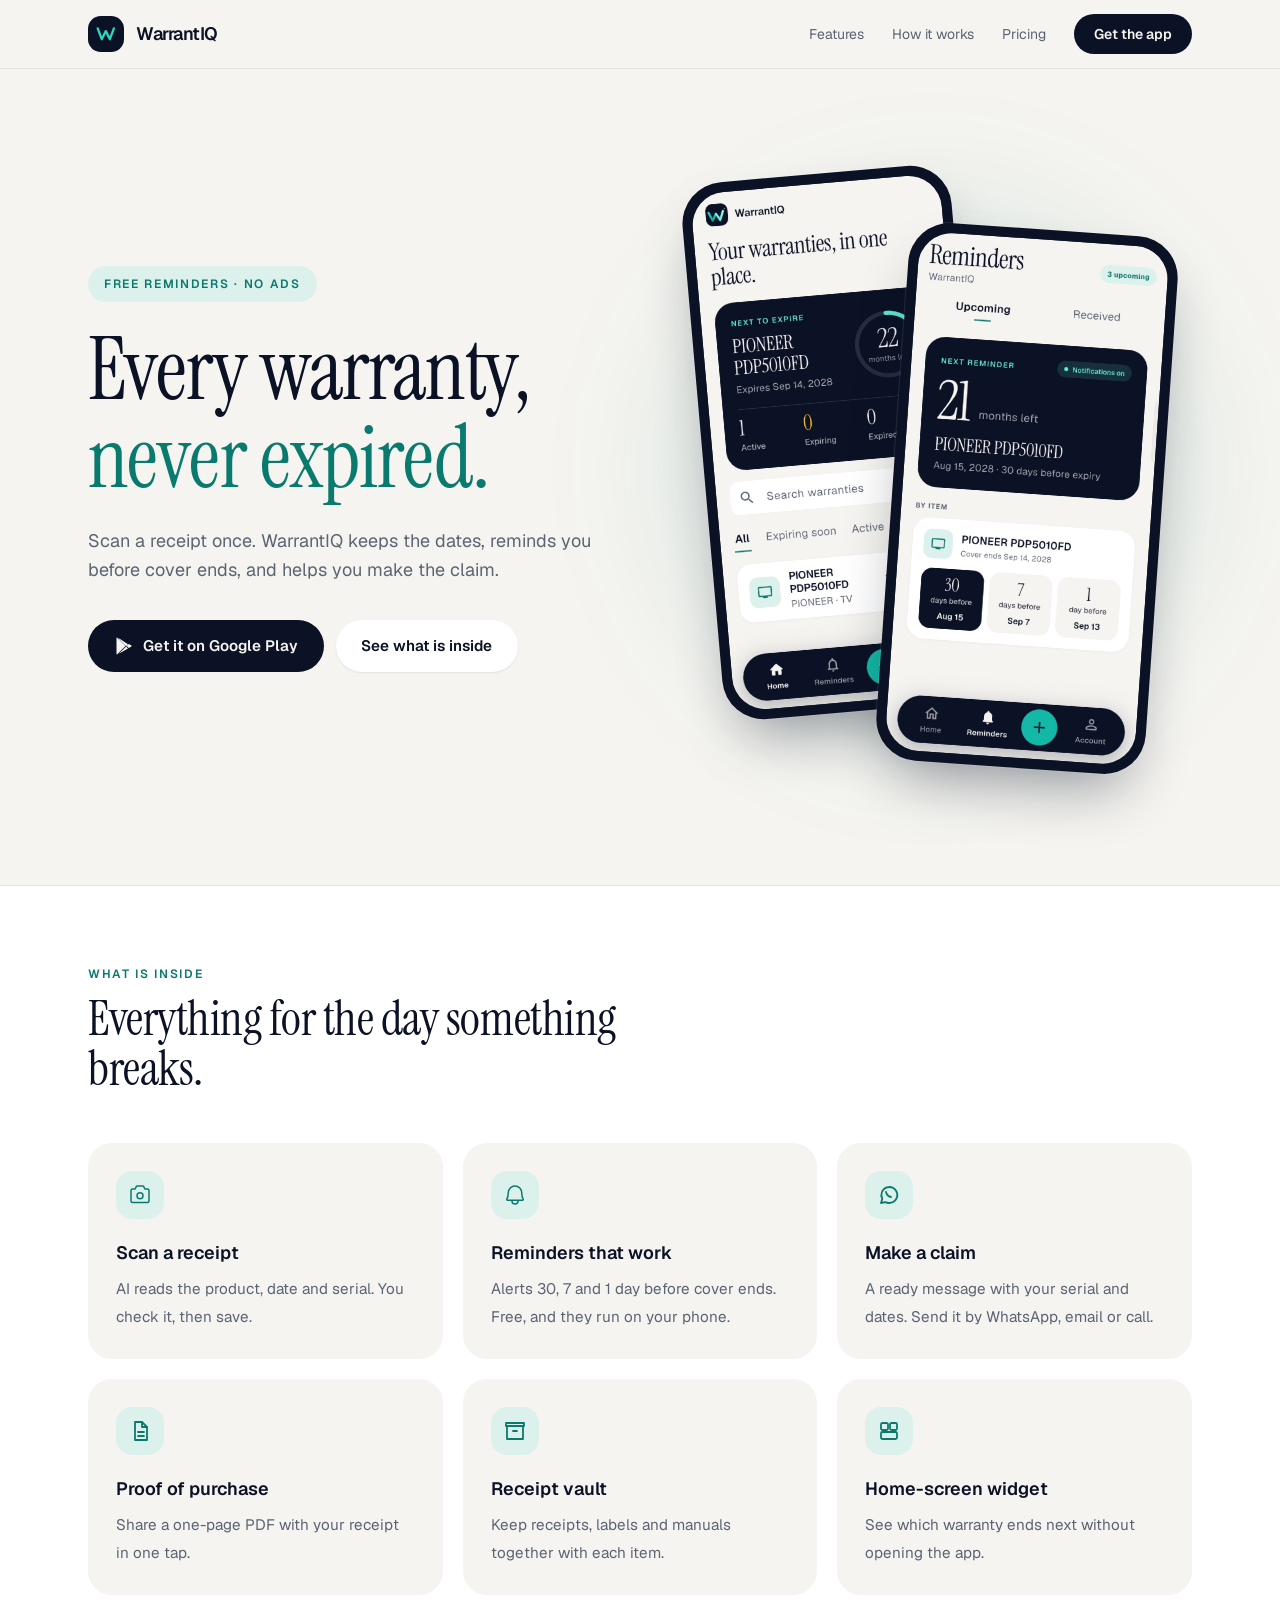
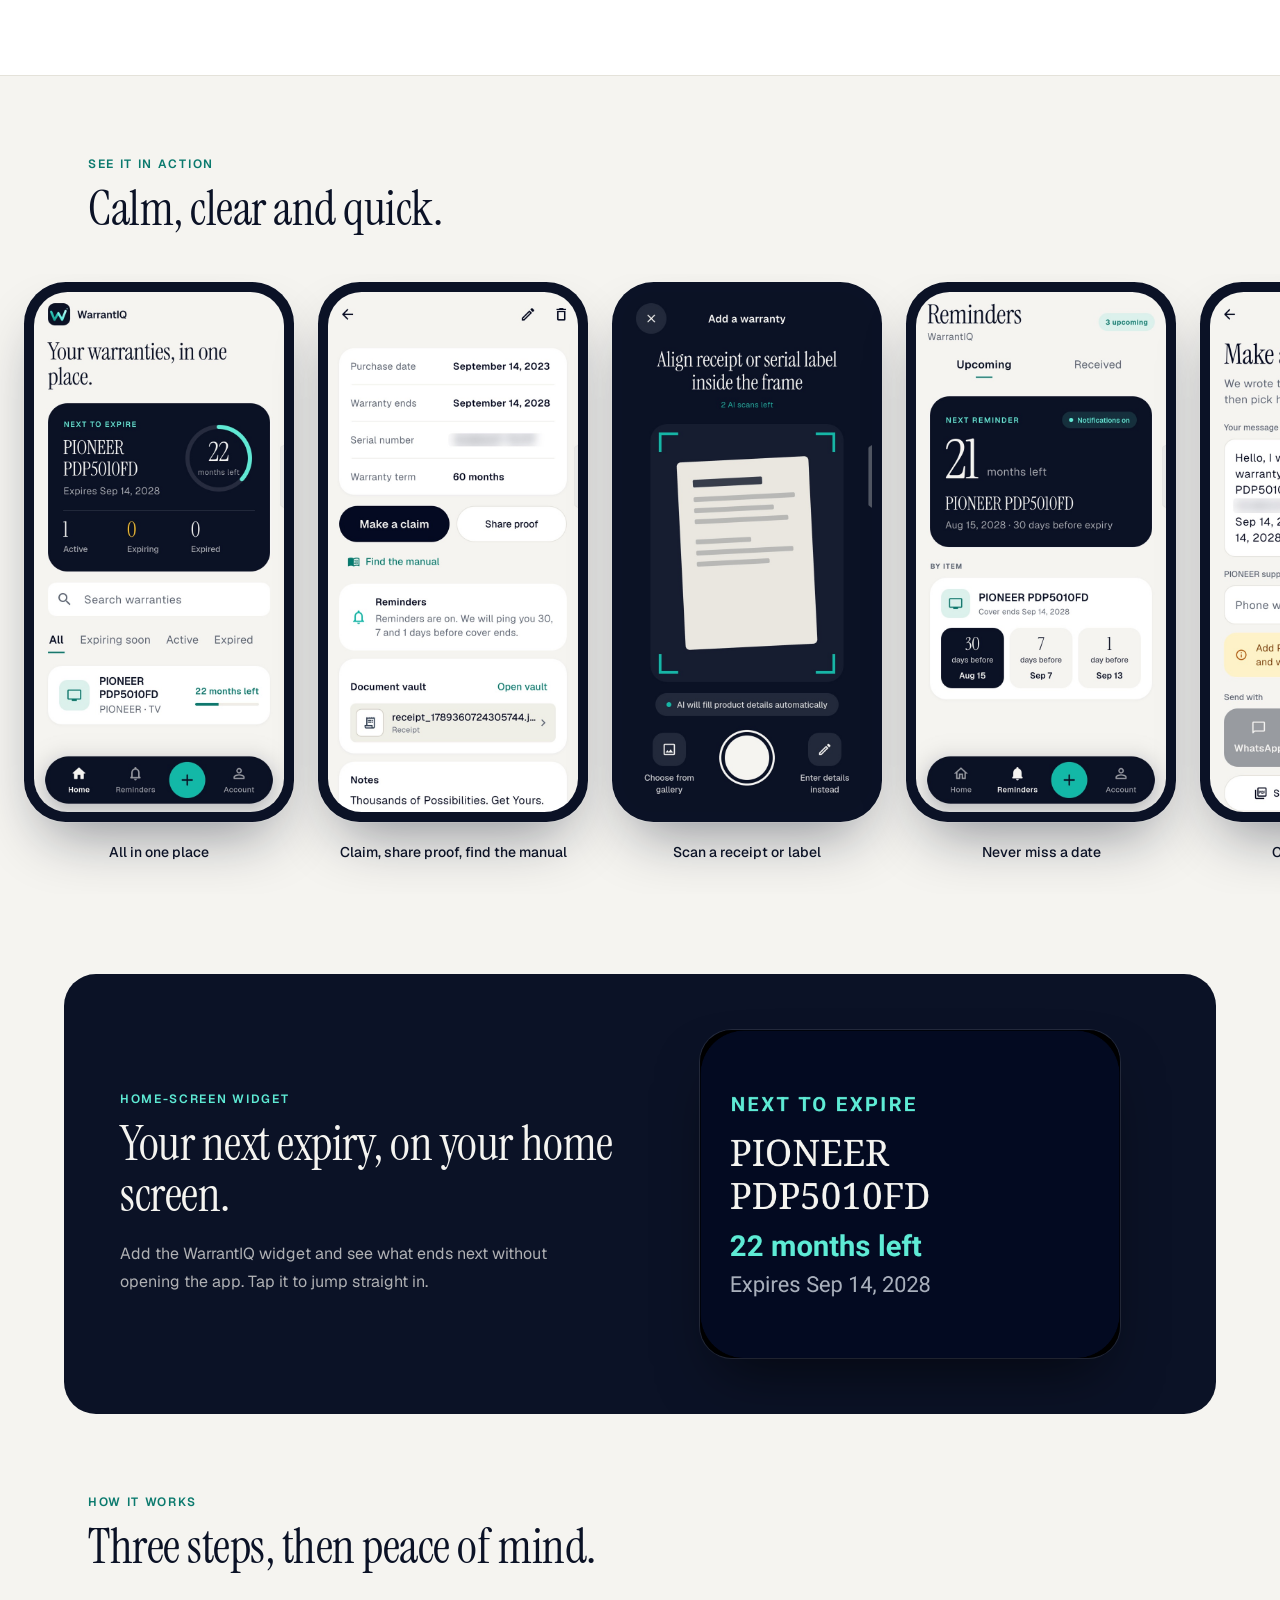
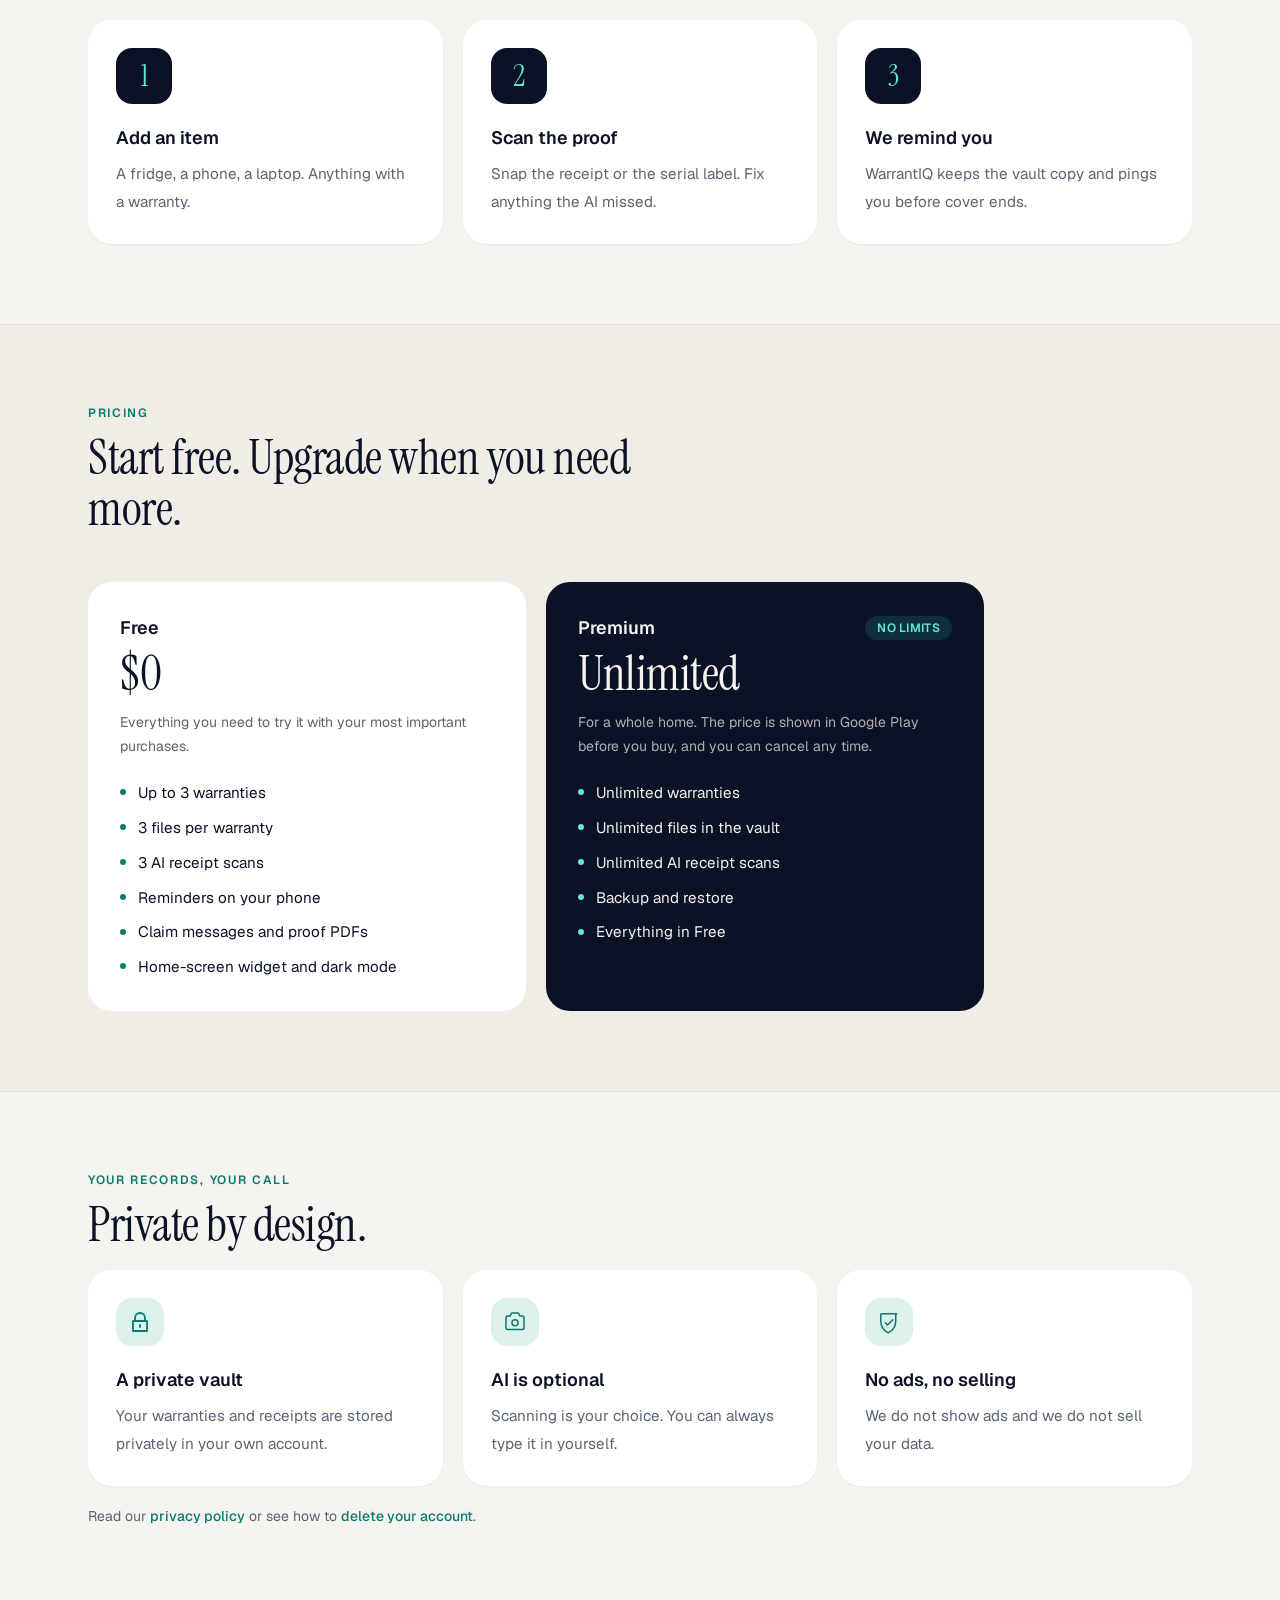
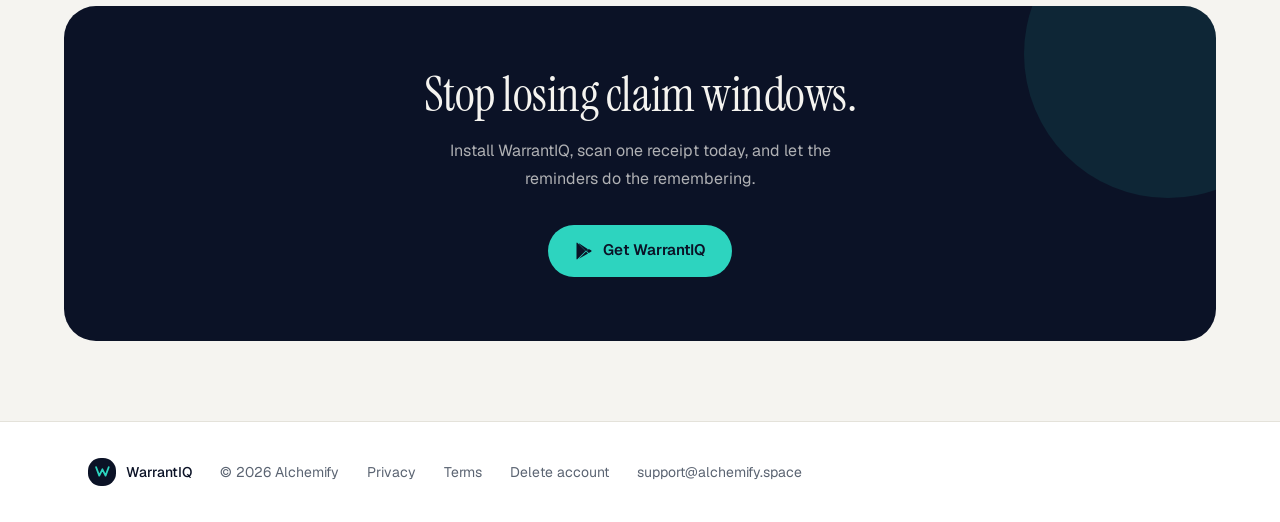
<file: index.html>
<!DOCTYPE html><html lang="en" class="geist_59eeef39-module__8cicma__variable instrumentserif_e19cda52-module__eKWAyW__variable"><head><meta charSet="utf-8"/><meta name="viewport" content="width=device-width, initial-scale=1"/><link rel="preload" href="/_next/static/media/Geist-s.p.0g01a3qrdkj5_.ttf" as="font" crossorigin="" type="font/ttf"/><link rel="preload" href="/_next/static/media/InstrumentSerif_Regular-s.p.3uox2wk93mn7l.ttf" as="font" crossorigin="" type="font/ttf"/><link rel="preload" as="image" href="/screens/app-home.jpg"/><link rel="preload" as="image" href="/screens/app-reminders.jpg"/><link rel="stylesheet" href="/_next/static/chunks/3x_cao0cy5jks.css" data-precedence="next"/><link rel="preload" as="script" fetchPriority="low" href="/_next/static/chunks/11i__-_rzctlf.js"/><script src="/_next/static/chunks/35v-h0z1o4lok.js" async=""></script><script src="/_next/static/chunks/1ejco-ufyztah.js" async=""></script><script src="/_next/static/chunks/1go-d0-019g7x.js" async=""></script><script src="/_next/static/chunks/turbopack-182cm9vbs6dp_.js" async=""></script><script src="/_next/static/chunks/2qtzg_fvloncq.js" async=""></script><script src="/_next/static/chunks/1wh7buwt_psrh.js" async=""></script><script src="/_next/static/chunks/057-kr8xgatdv.js" async=""></script><meta name="next-size-adjust" content=""/><meta name="theme-color" content="#f5f4f0"/><title>WarrantIQ — every warranty, never expired</title><meta name="description" content="Scan a receipt once. WarrantIQ keeps the dates, reminds you before cover ends, and helps you make the claim."/><meta property="og:title" content="WarrantIQ — every warranty, never expired"/><meta property="og:description" content="Scan once. Track warranties. Get reminded before they expire."/><meta property="og:url" content="https://warrantiq.alchemify.space/"/><meta property="og:site_name" content="WarrantIQ"/><meta property="og:image" content="https://warrantiq.alchemify.space/og.png"/><meta property="og:image:width" content="1024"/><meta property="og:image:height" content="500"/><meta property="og:image:alt" content="WarrantIQ app"/><meta property="og:type" content="website"/><meta name="twitter:card" content="summary_large_image"/><meta name="twitter:title" content="WarrantIQ — every warranty, never expired"/><meta name="twitter:description" content="Scan once. Track warranties. Get reminded before they expire."/><meta name="twitter:image" content="https://warrantiq.alchemify.space/og.png"/><link rel="icon" href="/icon.png"/><link rel="apple-touch-icon" href="/icon.png"/><script src="/_next/static/chunks/0cz1d0mv5g_q7.js" noModule=""></script></head><body class="min-h-screen antialiased" style="font-family:var(--font-sans), system-ui, sans-serif"><div hidden=""><!--$--><!--/$--></div><div class="flex min-h-screen flex-col"><header class="sticky top-0 z-50 border-b border-[var(--hairline)] bg-[var(--paper)]/90 backdrop-blur-md"><div class="mx-auto flex max-w-6xl items-center justify-between px-6 py-3.5"><a class="flex items-center gap-3" href="/"><span class="inline-flex items-center justify-center rounded-[0.8rem] bg-[var(--ink)] h-9 w-9" aria-hidden="true"><svg width="60%" height="60%" viewBox="0 0 24 24" fill="none" stroke="#2dd4bf" stroke-width="2.6" stroke-linecap="round" stroke-linejoin="round"><path d="M3 6l4.5 12L12 9l4.5 9L21 6"></path></svg></span><span class="text-lg font-semibold tracking-tight">WarrantIQ</span></a><nav class="flex items-center gap-5 text-sm sm:gap-7"><a href="#features" class="hidden text-[var(--muted)] transition-colors hover:text-[var(--ink)] sm:inline">Features</a><a href="#how" class="hidden text-[var(--muted)] transition-colors hover:text-[var(--ink)] sm:inline">How it works</a><a href="#pricing" class="hidden text-[var(--muted)] transition-colors hover:text-[var(--ink)] sm:inline">Pricing</a><a href="https://play.google.com/store/apps/details?id=space.alchemify.warrantiq" class="btn-ink !min-h-10 !px-5 !text-sm">Get the app</a></nav></div></header><main class="flex-1"><section class="relative overflow-hidden"><div class="mx-auto grid max-w-6xl gap-10 px-6 pb-16 pt-14 lg:grid-cols-[1.05fr_1fr] lg:items-center lg:pb-24 lg:pt-20"><div><p class="inline-flex h-9 items-center rounded-full bg-[var(--mint-bg)] px-4 text-xs font-semibold uppercase tracking-[0.14em] text-[var(--teal)]">Free reminders · No ads</p><h1 class="display mt-6 text-[3.4rem] leading-[1.02] sm:text-[4.6rem] lg:text-[5.4rem]">Every warranty,<!-- --> <span class="text-[var(--teal)]">never expired.</span></h1><p class="mt-6 max-w-lg text-lg leading-relaxed text-[var(--muted)]">Scan a receipt once. WarrantIQ keeps the dates, reminds you before cover ends, and helps you make the claim.</p><div class="mt-9 flex flex-wrap gap-3"><a href="https://play.google.com/store/apps/details?id=space.alchemify.warrantiq" class="btn-ink"><svg class="h-5 w-5" width="20" height="20" viewBox="0 0 24 24" fill="currentColor" aria-hidden="true"><path d="M3.609 1.814L13.792 12 3.61 22.186a1.003 1.003 0 0 1-.61-.92V2.734a1 1 0 0 1 .609-.92zm10.89 10.893l2.302 2.302-10.937 6.333 8.635-8.635zm3.199-3.198l2.807 1.626a1 1 0 0 1 0 1.73l-2.808 1.626L15.206 12l2.492-2.491zM5.864 2.658L16.8 9.99l-2.302 2.302-8.634-8.634z"></path></svg>Get it on Google Play</a><a href="#features" class="btn-light">See what is inside</a></div></div><div class="relative mx-auto h-[560px] w-full max-w-[460px] sm:h-[640px]"><div class="pointer-events-none absolute left-1/2 top-1/2 h-[420px] w-[420px] -translate-x-1/2 -translate-y-1/2 rounded-full bg-[var(--teal)]/10 blur-3xl sm:h-[520px] sm:w-[520px]" aria-hidden="true"></div><div class="rounded-[2.6rem] bg-[var(--ink)] p-2.5 shadow-[0_30px_60px_-20px_rgba(11,18,38,0.45)] ring-1 ring-white/10 absolute left-0 top-6 w-[230px] -rotate-[5deg] sm:w-[270px]"><div class="overflow-hidden rounded-[2.1rem] bg-[var(--paper)]"><img alt="WarrantIQ home screen: the warranty that ends next, with a count of active, expiring and expired items" width="720" height="1496" decoding="async" data-nimg="1" class="block h-auto w-full" style="color:transparent" src="/screens/app-home.jpg"/></div></div><div class="rounded-[2.6rem] bg-[var(--ink)] p-2.5 shadow-[0_30px_60px_-20px_rgba(11,18,38,0.45)] ring-1 ring-white/10 absolute right-0 top-20 w-[230px] rotate-[4deg] sm:w-[270px]"><div class="overflow-hidden rounded-[2.1rem] bg-[var(--paper)]"><img alt="WarrantIQ reminders screen: the next reminder and the 30, 7 and 1 day alerts for each item" width="720" height="1496" decoding="async" data-nimg="1" class="block h-auto w-full" style="color:transparent" src="/screens/app-reminders.jpg"/></div></div></div></div></section><section id="features" class="scroll-mt-20 border-y border-[var(--hairline)] bg-[var(--surface)] py-20"><div class="mx-auto max-w-6xl px-6"><p class="text-xs font-semibold uppercase tracking-[0.14em] text-[var(--teal)]">What is inside</p><h2 class="display mt-3 max-w-xl text-4xl leading-[1.05] sm:text-5xl">Everything for the day something breaks.</h2><div class="mt-12 grid gap-5 sm:grid-cols-2 lg:grid-cols-3"><article class="rounded-3xl bg-[var(--paper)] p-7"><div class="flex h-12 w-12 items-center justify-center rounded-2xl bg-[var(--mint-bg)] text-[var(--teal)]"><svg class="h-6 w-6" width="24" height="24" viewBox="0 0 256 256" fill="none" stroke="currentColor" stroke-width="16" stroke-linecap="round" stroke-linejoin="round" aria-hidden="true"><path d="M208,64H180.28L166.65,35.56A8,8,0,0,0,159.34,32H96.66a8,8,0,0,0-7.31,3.56L75.71,64H48A16,16,0,0,0,32,80V192a16,16,0,0,0,16,16H208a16,16,0,0,0,16-16V80A16,16,0,0,0,208,64Z"></path><circle cx="128" cy="136" r="32"></circle></svg></div><h3 class="mt-5 text-lg font-semibold">Scan a receipt</h3><p class="mt-2 text-[0.95rem] leading-7 text-[var(--muted)]">AI reads the product, date and serial. You check it, then save.</p></article><article class="rounded-3xl bg-[var(--paper)] p-7"><div class="flex h-12 w-12 items-center justify-center rounded-2xl bg-[var(--mint-bg)] text-[var(--teal)]"><svg class="h-6 w-6" width="24" height="24" viewBox="0 0 256 256" fill="none" stroke="currentColor" stroke-width="16" stroke-linecap="round" stroke-linejoin="round" aria-hidden="true"><path d="M56,104a72,72,0,0,1,144,0c0,35.82,8.3,56.6,14.9,68A8,8,0,0,1,208,184H48a8,8,0,0,1-6.88-12C47.71,160.6,56,139.81,56,104Z"></path><path d="M96,192a32,32,0,0,0,64,0"></path></svg></div><h3 class="mt-5 text-lg font-semibold">Reminders that work</h3><p class="mt-2 text-[0.95rem] leading-7 text-[var(--muted)]">Alerts 30, 7 and 1 day before cover ends. Free, and they run on your phone.</p></article><article class="rounded-3xl bg-[var(--paper)] p-7"><div class="flex h-12 w-12 items-center justify-center rounded-2xl bg-[var(--mint-bg)] text-[var(--teal)]"><svg class="h-6 w-6" width="24" height="24" viewBox="0 0 24 24" fill="none" stroke="currentColor" stroke-width="1.8" stroke-linecap="round" stroke-linejoin="round" aria-hidden="true"><path d="M4 20l1.3-4.2A8 8 0 1112 20a8 8 0 01-3.7-.9z"></path><path d="M9 9c.5 2.5 2.5 4.5 5 5"></path></svg></div><h3 class="mt-5 text-lg font-semibold">Make a claim</h3><p class="mt-2 text-[0.95rem] leading-7 text-[var(--muted)]">A ready message with your serial and dates. Send it by WhatsApp, email or call.</p></article><article class="rounded-3xl bg-[var(--paper)] p-7"><div class="flex h-12 w-12 items-center justify-center rounded-2xl bg-[var(--mint-bg)] text-[var(--teal)]"><svg class="h-6 w-6" width="24" height="24" viewBox="0 0 24 24" fill="none" stroke="currentColor" stroke-width="1.8" stroke-linecap="round" stroke-linejoin="round" aria-hidden="true"><path d="M7 3h7l5 5v13H7z"></path><path d="M14 3v5h5M10 13h6M10 17h6"></path></svg></div><h3 class="mt-5 text-lg font-semibold">Proof of purchase</h3><p class="mt-2 text-[0.95rem] leading-7 text-[var(--muted)]">Share a one-page PDF with your receipt in one tap.</p></article><article class="rounded-3xl bg-[var(--paper)] p-7"><div class="flex h-12 w-12 items-center justify-center rounded-2xl bg-[var(--mint-bg)] text-[var(--teal)]"><svg class="h-6 w-6" width="24" height="24" viewBox="0 0 24 24" fill="none" stroke="currentColor" stroke-width="1.8" stroke-linecap="round" stroke-linejoin="round" aria-hidden="true"><path d="M4 7h16v13H4zM3 4h18v3H3z"></path><path d="M10 12h4"></path></svg></div><h3 class="mt-5 text-lg font-semibold">Receipt vault</h3><p class="mt-2 text-[0.95rem] leading-7 text-[var(--muted)]">Keep receipts, labels and manuals together with each item.</p></article><article class="rounded-3xl bg-[var(--paper)] p-7"><div class="flex h-12 w-12 items-center justify-center rounded-2xl bg-[var(--mint-bg)] text-[var(--teal)]"><svg class="h-6 w-6" width="24" height="24" viewBox="0 0 24 24" fill="none" stroke="currentColor" stroke-width="1.8" stroke-linecap="round" stroke-linejoin="round" aria-hidden="true"><rect x="4" y="4" width="7" height="7" rx="1.5"></rect><rect x="13" y="4" width="7" height="7" rx="1.5"></rect><rect x="4" y="13" width="16" height="7" rx="1.5"></rect></svg></div><h3 class="mt-5 text-lg font-semibold">Home-screen widget</h3><p class="mt-2 text-[0.95rem] leading-7 text-[var(--muted)]">See which warranty ends next without opening the app.</p></article></div></div></section><section class="overflow-hidden py-20"><div class="mx-auto max-w-6xl px-6"><p class="text-xs font-semibold uppercase tracking-[0.14em] text-[var(--teal)]">See it in action</p><h2 class="display mt-3 max-w-xl text-4xl leading-[1.05] sm:text-5xl">Calm, clear and quick.</h2></div><div class="strip mx-auto mt-10 max-w-[100vw]" role="list"><figure role="listitem" class="w-[240px] sm:w-[270px]"><div class="rounded-[2.6rem] bg-[var(--ink)] p-2.5 shadow-[0_30px_60px_-20px_rgba(11,18,38,0.45)] ring-1 ring-white/10 "><div class="overflow-hidden rounded-[2.1rem] bg-[var(--paper)]"><img alt="Home screen with the warranty that ends next" loading="lazy" width="720" height="1496" decoding="async" data-nimg="1" class="block h-auto w-full" style="color:transparent" src="/screens/app-home.jpg"/></div></div><figcaption class="mt-5 text-center text-sm font-medium text-[var(--ink)]">All in one place</figcaption></figure><figure role="listitem" class="w-[240px] sm:w-[270px]"><div class="rounded-[2.6rem] bg-[var(--ink)] p-2.5 shadow-[0_30px_60px_-20px_rgba(11,18,38,0.45)] ring-1 ring-white/10 "><div class="overflow-hidden rounded-[2.1rem] bg-[var(--paper)]"><img alt="Warranty detail with key dates, claim and share-proof buttons, and reminders" loading="lazy" width="720" height="1496" decoding="async" data-nimg="1" class="block h-auto w-full" style="color:transparent" src="/screens/app-detail.jpg"/></div></div><figcaption class="mt-5 text-center text-sm font-medium text-[var(--ink)]">Claim, share proof, find the manual</figcaption></figure><figure role="listitem" class="w-[240px] sm:w-[270px]"><div class="rounded-[2.6rem] bg-[var(--ink)] p-2.5 shadow-[0_30px_60px_-20px_rgba(11,18,38,0.45)] ring-1 ring-white/10 "><div class="overflow-hidden rounded-[2.1rem] bg-[var(--paper)]"><img alt="Scan screen ready to read a receipt" loading="lazy" width="720" height="1496" decoding="async" data-nimg="1" class="block h-auto w-full" style="color:transparent" src="/screens/app-scan.jpg"/></div></div><figcaption class="mt-5 text-center text-sm font-medium text-[var(--ink)]">Scan a receipt or label</figcaption></figure><figure role="listitem" class="w-[240px] sm:w-[270px]"><div class="rounded-[2.6rem] bg-[var(--ink)] p-2.5 shadow-[0_30px_60px_-20px_rgba(11,18,38,0.45)] ring-1 ring-white/10 "><div class="overflow-hidden rounded-[2.1rem] bg-[var(--paper)]"><img alt="Reminders screen with the next reminder" loading="lazy" width="720" height="1496" decoding="async" data-nimg="1" class="block h-auto w-full" style="color:transparent" src="/screens/app-reminders.jpg"/></div></div><figcaption class="mt-5 text-center text-sm font-medium text-[var(--ink)]">Never miss a date</figcaption></figure><figure role="listitem" class="w-[240px] sm:w-[270px]"><div class="rounded-[2.6rem] bg-[var(--ink)] p-2.5 shadow-[0_30px_60px_-20px_rgba(11,18,38,0.45)] ring-1 ring-white/10 "><div class="overflow-hidden rounded-[2.1rem] bg-[var(--paper)]"><img alt="Make a claim screen with a ready-written message" loading="lazy" width="720" height="1496" decoding="async" data-nimg="1" class="block h-auto w-full" style="color:transparent" src="/screens/app-claim.jpg"/></div></div><figcaption class="mt-5 text-center text-sm font-medium text-[var(--ink)]">Claim in a few taps</figcaption></figure><figure role="listitem" class="w-[240px] sm:w-[270px]"><div class="rounded-[2.6rem] bg-[var(--ink)] p-2.5 shadow-[0_30px_60px_-20px_rgba(11,18,38,0.45)] ring-1 ring-white/10 "><div class="overflow-hidden rounded-[2.1rem] bg-[var(--paper)]"><img alt="Document vault with a saved receipt" loading="lazy" width="720" height="1496" decoding="async" data-nimg="1" class="block h-auto w-full" style="color:transparent" src="/screens/app-vault.jpg"/></div></div><figcaption class="mt-5 text-center text-sm font-medium text-[var(--ink)]">Receipts, kept safe</figcaption></figure><figure role="listitem" class="w-[240px] sm:w-[270px]"><div class="rounded-[2.6rem] bg-[var(--ink)] p-2.5 shadow-[0_30px_60px_-20px_rgba(11,18,38,0.45)] ring-1 ring-white/10 "><div class="overflow-hidden rounded-[2.1rem] bg-[var(--paper)]"><img alt="Home screen in dark mode" loading="lazy" width="720" height="1496" decoding="async" data-nimg="1" class="block h-auto w-full" style="color:transparent" src="/screens/app-dark.jpg"/></div></div><figcaption class="mt-5 text-center text-sm font-medium text-[var(--ink)]">Light or dark</figcaption></figure></div></section><section class="px-6 pb-20"><div class="mx-auto grid max-w-6xl items-center gap-10 overflow-hidden rounded-[2rem] bg-[var(--ink)] p-8 text-[var(--on-ink)] sm:p-14 lg:grid-cols-2"><div><p class="text-xs font-semibold uppercase tracking-[0.14em] text-[var(--teal-mint)]">Home-screen widget</p><h2 class="display mt-3 text-4xl leading-[1.05] sm:text-5xl">Your next expiry, on your home screen.</h2><p class="mt-5 max-w-md text-base leading-7 text-[var(--on-ink)]/70">Add the WarrantIQ widget and see what ends next without opening the app. Tap it to jump straight in.</p></div><div class="mx-auto w-full max-w-[420px]"><img alt="The WarrantIQ home-screen widget showing the next warranty to expire and the months left" loading="lazy" width="692" height="541" decoding="async" data-nimg="1" class="h-auto w-full rounded-[2rem] shadow-[0_30px_60px_-20px_rgba(0,0,0,0.6)] ring-1 ring-white/10" style="color:transparent" src="/screens/widget.png"/></div></div></section><section id="how" class="scroll-mt-20 pb-20"><div class="mx-auto max-w-6xl px-6"><p class="text-xs font-semibold uppercase tracking-[0.14em] text-[var(--teal)]">How it works</p><h2 class="display mt-3 max-w-xl text-4xl leading-[1.05] sm:text-5xl">Three steps, then peace of mind.</h2><ol class="mt-12 grid gap-5 sm:grid-cols-3"><li class="rounded-3xl bg-[var(--surface)] p-7 shadow-[0_1px_2px_rgba(11,18,38,0.05)]"><span class="display flex h-14 w-14 items-center justify-center rounded-2xl bg-[var(--ink)] text-3xl text-[var(--teal-mint)]">1</span><h3 class="mt-5 text-lg font-semibold">Add an item</h3><p class="mt-2 text-[0.95rem] leading-7 text-[var(--muted)]">A fridge, a phone, a laptop. Anything with a warranty.</p></li><li class="rounded-3xl bg-[var(--surface)] p-7 shadow-[0_1px_2px_rgba(11,18,38,0.05)]"><span class="display flex h-14 w-14 items-center justify-center rounded-2xl bg-[var(--ink)] text-3xl text-[var(--teal-mint)]">2</span><h3 class="mt-5 text-lg font-semibold">Scan the proof</h3><p class="mt-2 text-[0.95rem] leading-7 text-[var(--muted)]">Snap the receipt or the serial label. Fix anything the AI missed.</p></li><li class="rounded-3xl bg-[var(--surface)] p-7 shadow-[0_1px_2px_rgba(11,18,38,0.05)]"><span class="display flex h-14 w-14 items-center justify-center rounded-2xl bg-[var(--ink)] text-3xl text-[var(--teal-mint)]">3</span><h3 class="mt-5 text-lg font-semibold">We remind you</h3><p class="mt-2 text-[0.95rem] leading-7 text-[var(--muted)]">WarrantIQ keeps the vault copy and pings you before cover ends.</p></li></ol></div></section><section id="pricing" class="scroll-mt-20 border-y border-[var(--hairline)] bg-[var(--surface-soft)] py-20"><div class="mx-auto max-w-6xl px-6"><p class="text-xs font-semibold uppercase tracking-[0.14em] text-[var(--teal)]">Pricing</p><h2 class="display mt-3 max-w-xl text-4xl leading-[1.05] sm:text-5xl">Start free. Upgrade when you need more.</h2><div class="mt-12 grid gap-5 lg:max-w-4xl lg:grid-cols-2"><article class="rounded-3xl bg-[var(--surface)] p-8"><h3 class="text-lg font-semibold">Free</h3><p class="display mt-2 text-5xl">$0</p><p class="mt-3 text-sm leading-6 text-[var(--muted)]">Everything you need to try it with your most important purchases.</p><ul class="mt-6 space-y-3 text-[0.95rem]"><li class="flex gap-3"><span class="mt-[0.45rem] h-1.5 w-1.5 shrink-0 rounded-full bg-[var(--teal)]" aria-hidden="true"></span>Up to 3 warranties</li><li class="flex gap-3"><span class="mt-[0.45rem] h-1.5 w-1.5 shrink-0 rounded-full bg-[var(--teal)]" aria-hidden="true"></span>3 files per warranty</li><li class="flex gap-3"><span class="mt-[0.45rem] h-1.5 w-1.5 shrink-0 rounded-full bg-[var(--teal)]" aria-hidden="true"></span>3 AI receipt scans</li><li class="flex gap-3"><span class="mt-[0.45rem] h-1.5 w-1.5 shrink-0 rounded-full bg-[var(--teal)]" aria-hidden="true"></span>Reminders on your phone</li><li class="flex gap-3"><span class="mt-[0.45rem] h-1.5 w-1.5 shrink-0 rounded-full bg-[var(--teal)]" aria-hidden="true"></span>Claim messages and proof PDFs</li><li class="flex gap-3"><span class="mt-[0.45rem] h-1.5 w-1.5 shrink-0 rounded-full bg-[var(--teal)]" aria-hidden="true"></span>Home-screen widget and dark mode</li></ul></article><article class="rounded-3xl bg-[var(--ink)] p-8 text-[var(--on-ink)]"><div class="flex items-center justify-between"><h3 class="text-lg font-semibold">Premium</h3><span class="rounded-full bg-[var(--teal-bright)]/15 px-3 py-1 text-xs font-semibold tracking-wide text-[var(--teal-mint)]">NO LIMITS</span></div><p class="display mt-2 text-5xl">Unlimited</p><p class="mt-3 text-sm leading-6 text-[var(--on-ink)]/70">For a whole home. The price is shown in Google Play before you buy, and you can cancel any time.</p><ul class="mt-6 space-y-3 text-[0.95rem]"><li class="flex gap-3"><span class="mt-[0.45rem] h-1.5 w-1.5 shrink-0 rounded-full bg-[var(--teal-mint)]" aria-hidden="true"></span>Unlimited warranties</li><li class="flex gap-3"><span class="mt-[0.45rem] h-1.5 w-1.5 shrink-0 rounded-full bg-[var(--teal-mint)]" aria-hidden="true"></span>Unlimited files in the vault</li><li class="flex gap-3"><span class="mt-[0.45rem] h-1.5 w-1.5 shrink-0 rounded-full bg-[var(--teal-mint)]" aria-hidden="true"></span>Unlimited AI receipt scans</li><li class="flex gap-3"><span class="mt-[0.45rem] h-1.5 w-1.5 shrink-0 rounded-full bg-[var(--teal-mint)]" aria-hidden="true"></span>Backup and restore</li><li class="flex gap-3"><span class="mt-[0.45rem] h-1.5 w-1.5 shrink-0 rounded-full bg-[var(--teal-mint)]" aria-hidden="true"></span>Everything in Free</li></ul></article></div></div></section><section class="py-20"><div class="mx-auto grid max-w-6xl gap-5 px-6 md:grid-cols-3"><div class="md:col-span-3"><p class="text-xs font-semibold uppercase tracking-[0.14em] text-[var(--teal)]">Your records, your call</p><h2 class="display mt-3 max-w-xl text-4xl leading-[1.05] sm:text-5xl">Private by design.</h2></div><div class="rounded-3xl bg-[var(--surface)] p-7 shadow-[0_1px_2px_rgba(11,18,38,0.05)]"><div class="flex h-12 w-12 items-center justify-center rounded-2xl bg-[var(--mint-bg)] text-[var(--teal)]"><svg class="h-6 w-6" width="24" height="24" viewBox="0 0 24 24" fill="none" stroke="currentColor" stroke-width="1.8" stroke-linecap="round" stroke-linejoin="round" aria-hidden="true"><path d="M7 11V8a5 5 0 0110 0v3M5 11h14v10H5z"></path><path d="M12 15v2"></path></svg></div><h3 class="mt-5 text-lg font-semibold">A private vault</h3><p class="mt-2 text-[0.95rem] leading-7 text-[var(--muted)]">Your warranties and receipts are stored privately in your own account.</p></div><div class="rounded-3xl bg-[var(--surface)] p-7 shadow-[0_1px_2px_rgba(11,18,38,0.05)]"><div class="flex h-12 w-12 items-center justify-center rounded-2xl bg-[var(--mint-bg)] text-[var(--teal)]"><svg class="h-6 w-6" width="24" height="24" viewBox="0 0 256 256" fill="none" stroke="currentColor" stroke-width="16" stroke-linecap="round" stroke-linejoin="round" aria-hidden="true"><path d="M208,64H180.28L166.65,35.56A8,8,0,0,0,159.34,32H96.66a8,8,0,0,0-7.31,3.56L75.71,64H48A16,16,0,0,0,32,80V192a16,16,0,0,0,16,16H208a16,16,0,0,0,16-16V80A16,16,0,0,0,208,64Z"></path><circle cx="128" cy="136" r="32"></circle></svg></div><h3 class="mt-5 text-lg font-semibold">AI is optional</h3><p class="mt-2 text-[0.95rem] leading-7 text-[var(--muted)]">Scanning is your choice. You can always type it in yourself.</p></div><div class="rounded-3xl bg-[var(--surface)] p-7 shadow-[0_1px_2px_rgba(11,18,38,0.05)]"><div class="flex h-12 w-12 items-center justify-center rounded-2xl bg-[var(--mint-bg)] text-[var(--teal)]"><svg class="h-6 w-6" width="24" height="24" viewBox="0 0 256 256" fill="none" stroke="currentColor" stroke-width="16" stroke-linecap="round" stroke-linejoin="round" aria-hidden="true"><path d="M208,40H48a8,8,0,0,0-8,8V114.6c0,53.4,29.2,102.7,76.2,127.6a8,8,0,0,0,7.6,0C170.8,217.3,200,168,200,114.6V48A8,8,0,0,0,208,40Z"></path><polyline points="88 136 112 160 168 104"></polyline></svg></div><h3 class="mt-5 text-lg font-semibold">No ads, no selling</h3><p class="mt-2 text-[0.95rem] leading-7 text-[var(--muted)]">We do not show ads and we do not sell your data.</p></div><p class="text-sm text-[var(--muted)] md:col-span-3">Read our<!-- --> <a class="font-medium text-[var(--teal)] underline-offset-4 hover:underline" href="/privacy/">privacy policy</a> <!-- -->or see how to<!-- --> <a class="font-medium text-[var(--teal)] underline-offset-4 hover:underline" href="/delete-account/">delete your account</a>.</p></div></section><section class="px-6 pb-20"><div class="relative mx-auto max-w-6xl overflow-hidden rounded-[2rem] bg-[var(--ink)] px-8 py-16 text-center text-[var(--on-ink)] sm:px-12"><div class="pointer-events-none absolute -right-24 -top-24 h-72 w-72 rounded-full bg-[var(--teal-bright)]/10" aria-hidden="true"></div><h2 class="display relative text-4xl leading-[1.05] sm:text-5xl">Stop losing claim windows.</h2><p class="relative mx-auto mt-4 max-w-md text-base leading-7 text-[var(--on-ink)]/70">Install WarrantIQ, scan one receipt today, and let the reminders do the remembering.</p><a href="https://play.google.com/store/apps/details?id=space.alchemify.warrantiq" class="btn-teal relative mt-8"><svg class="h-5 w-5" width="20" height="20" viewBox="0 0 24 24" fill="currentColor" aria-hidden="true"><path d="M3.609 1.814L13.792 12 3.61 22.186a1.003 1.003 0 0 1-.61-.92V2.734a1 1 0 0 1 .609-.92zm10.89 10.893l2.302 2.302-10.937 6.333 8.635-8.635zm3.199-3.198l2.807 1.626a1 1 0 0 1 0 1.73l-2.808 1.626L15.206 12l2.492-2.491zM5.864 2.658L16.8 9.99l-2.302 2.302-8.634-8.634z"></path></svg>Get WarrantIQ</a></div></section></main><footer class="border-t border-[var(--hairline)] bg-[var(--surface)]"><div class="mx-auto flex max-w-6xl flex-wrap items-center gap-x-7 gap-y-3 px-6 py-9 text-sm text-[var(--muted)]"><span class="flex items-center gap-2.5 font-medium text-[var(--ink)]"><span class="inline-flex items-center justify-center rounded-[0.8rem] bg-[var(--ink)] h-7 w-7" aria-hidden="true"><svg width="60%" height="60%" viewBox="0 0 24 24" fill="none" stroke="#2dd4bf" stroke-width="2.6" stroke-linecap="round" stroke-linejoin="round"><path d="M3 6l4.5 12L12 9l4.5 9L21 6"></path></svg></span>WarrantIQ</span><span>© <!-- -->2026<!-- --> Alchemify</span><a class="transition-colors hover:text-[var(--ink)]" href="/privacy/">Privacy</a><a class="transition-colors hover:text-[var(--ink)]" href="/terms/">Terms</a><a class="transition-colors hover:text-[var(--ink)]" href="/delete-account/">Delete account</a><a href="mailto:support@alchemify.space" class="transition-colors hover:text-[var(--ink)]">support@alchemify.space</a></div></footer></div><!--$--><!--/$--><script src="/_next/static/chunks/11i__-_rzctlf.js" id="_R_" async=""></script><script>(self.__next_f=self.__next_f||[]).push([0])</script><script>self.__next_f.push([1,"1:\"$Sreact.fragment\"\n2:I[73921,[\"/_next/static/chunks/2qtzg_fvloncq.js\",\"/_next/static/chunks/1wh7buwt_psrh.js\"],\"default\"]\n3:I[59787,[\"/_next/static/chunks/2qtzg_fvloncq.js\",\"/_next/static/chunks/1wh7buwt_psrh.js\"],\"default\"]\n4:I[39079,[\"/_next/static/chunks/2qtzg_fvloncq.js\",\"/_next/static/chunks/1wh7buwt_psrh.js\",\"/_next/static/chunks/057-kr8xgatdv.js\"],\"\"]\n14:I[14040,[\"/_next/static/chunks/2qtzg_fvloncq.js\",\"/_next/static/chunks/1wh7buwt_psrh.js\"],\"default\",1]\n:HL[\"/_next/static/chunks/3x_cao0cy5jks.css\",\"style\"]\n:HL[\"/_next/static/media/Geist-s.p.0g01a3qrdkj5_.ttf\",\"font\",{\"crossOrigin\":\"\",\"type\":\"font/ttf\"}]\n:HL[\"/_next/static/media/InstrumentSerif_Regular-s.p.3uox2wk93mn7l.ttf\",\"font\",{\"crossOrigin\":\"\",\"type\":\"font/ttf\"}]\n"])</script><script>self.__next_f.push([1,"0:{\"P\":null,\"c\":[\"\",\"\"],\"q\":\"\",\"i\":false,\"f\":[[[\"\",{\"children\":[\"__PAGE__\",{}]},\"$undefined\",\"$undefined\",16],[[\"$\",\"$1\",\"c\",{\"children\":[[[\"$\",\"link\",\"0\",{\"rel\":\"stylesheet\",\"href\":\"/_next/static/chunks/3x_cao0cy5jks.css\",\"precedence\":\"next\",\"crossOrigin\":\"$undefined\",\"nonce\":\"$undefined\"}],[\"$\",\"script\",\"script-0\",{\"src\":\"/_next/static/chunks/2qtzg_fvloncq.js\",\"async\":true,\"nonce\":\"$undefined\"}],[\"$\",\"script\",\"script-1\",{\"src\":\"/_next/static/chunks/1wh7buwt_psrh.js\",\"async\":true,\"nonce\":\"$undefined\"}]],[\"$\",\"html\",null,{\"lang\":\"en\",\"className\":\"geist_59eeef39-module__8cicma__variable instrumentserif_e19cda52-module__eKWAyW__variable\",\"children\":[\"$\",\"body\",null,{\"className\":\"min-h-screen antialiased\",\"style\":{\"fontFamily\":\"var(--font-sans), system-ui, sans-serif\"},\"children\":[\"$\",\"$L2\",null,{\"parallelRouterKey\":\"children\",\"error\":\"$undefined\",\"errorStyles\":\"$undefined\",\"errorScripts\":\"$undefined\",\"template\":[\"$\",\"$L3\",null,{}],\"templateStyles\":\"$undefined\",\"templateScripts\":\"$undefined\",\"notFound\":[[[\"$\",\"title\",null,{\"children\":\"404: This page could not be found.\"}],[\"$\",\"div\",null,{\"style\":{\"fontFamily\":\"system-ui,\\\"Segoe UI\\\",Roboto,Helvetica,Arial,sans-serif,\\\"Apple Color Emoji\\\",\\\"Segoe UI Emoji\\\"\",\"height\":\"100vh\",\"textAlign\":\"center\",\"display\":\"flex\",\"flexDirection\":\"column\",\"alignItems\":\"center\",\"justifyContent\":\"center\"},\"children\":[\"$\",\"div\",null,{\"children\":[[\"$\",\"style\",null,{\"dangerouslySetInnerHTML\":{\"__html\":\"body{color:#000;background:#fff;margin:0}.next-error-h1{border-right:1px solid rgba(0,0,0,.3)}@media (prefers-color-scheme:dark){body{color:#fff;background:#000}.next-error-h1{border-right:1px solid rgba(255,255,255,.3)}}\"}}],[\"$\",\"h1\",null,{\"className\":\"next-error-h1\",\"style\":{\"display\":\"inline-block\",\"margin\":\"0 20px 0 0\",\"padding\":\"0 23px 0 0\",\"fontSize\":24,\"fontWeight\":500,\"verticalAlign\":\"top\",\"lineHeight\":\"49px\"},\"children\":404}],[\"$\",\"div\",null,{\"style\":{\"display\":\"inline-block\"},\"children\":[\"$\",\"h2\",null,{\"style\":{\"fontSize\":14,\"fontWeight\":400,\"lineHeight\":\"49px\",\"margin\":0},\"children\":\"This page could not be found.\"}]}]]}]}]],[]],\"forbidden\":\"$undefined\",\"unauthorized\":\"$undefined\"}]}]}]]}],{\"children\":[[\"$\",\"$1\",\"c\",{\"children\":[[\"$\",\"div\",null,{\"className\":\"flex min-h-screen flex-col\",\"children\":[[\"$\",\"header\",null,{\"className\":\"sticky top-0 z-50 border-b border-[var(--hairline)] bg-[var(--paper)]/90 backdrop-blur-md\",\"children\":[\"$\",\"div\",null,{\"className\":\"mx-auto flex max-w-6xl items-center justify-between px-6 py-3.5\",\"children\":[[\"$\",\"$L4\",null,{\"href\":\"/\",\"className\":\"flex items-center gap-3\",\"children\":[[\"$\",\"span\",null,{\"className\":\"inline-flex items-center justify-center rounded-[0.8rem] bg-[var(--ink)] h-9 w-9\",\"aria-hidden\":\"true\",\"children\":[\"$\",\"svg\",null,{\"width\":\"60%\",\"height\":\"60%\",\"viewBox\":\"0 0 24 24\",\"fill\":\"none\",\"stroke\":\"#2dd4bf\",\"strokeWidth\":\"2.6\",\"strokeLinecap\":\"round\",\"strokeLinejoin\":\"round\",\"children\":[\"$\",\"path\",null,{\"d\":\"M3 6l4.5 12L12 9l4.5 9L21 6\"}]}]}],[\"$\",\"span\",null,{\"className\":\"text-lg font-semibold tracking-tight\",\"children\":\"WarrantIQ\"}]]}],[\"$\",\"nav\",null,{\"className\":\"flex items-center gap-5 text-sm sm:gap-7\",\"children\":[[\"$\",\"a\",null,{\"href\":\"#features\",\"className\":\"hidden text-[var(--muted)] transition-colors hover:text-[var(--ink)] sm:inline\",\"children\":\"Features\"}],[\"$\",\"a\",null,{\"href\":\"#how\",\"className\":\"hidden text-[var(--muted)] transition-colors hover:text-[var(--ink)] sm:inline\",\"children\":\"How it works\"}],[\"$\",\"a\",null,{\"href\":\"#pricing\",\"className\":\"hidden text-[var(--muted)] transition-colors hover:text-[var(--ink)] sm:inline\",\"children\":\"Pricing\"}],[\"$\",\"a\",null,{\"href\":\"https://play.google.com/store/apps/details?id=space.alchemify.warrantiq\",\"className\":\"btn-ink !min-h-10 !px-5 !text-sm\",\"children\":\"Get the app\"}]]}]]}]}],[\"$\",\"main\",null,{\"className\":\"flex-1\",\"children\":[[\"$\",\"section\",null,{\"className\":\"relative overflow-hidden\",\"children\":[\"$\",\"div\",null,{\"className\":\"mx-auto grid max-w-6xl gap-10 px-6 pb-16 pt-14 lg:grid-cols-[1.05fr_1fr] lg:items-center lg:pb-24 lg:pt-20\",\"children\":[[\"$\",\"div\",null,{\"children\":[[\"$\",\"p\",null,{\"className\":\"inline-flex h-9 items-center rounded-full bg-[var(--mint-bg)] px-4 text-xs font-semibold uppercase tracking-[0.14em] text-[var(--teal)]\",\"children\":\"Free reminders · No ads\"}],[\"$\",\"h1\",null,{\"className\":\"display mt-6 text-[3.4rem] leading-[1.02] sm:text-[4.6rem] lg:text-[5.4rem]\",\"children\":[\"Every warranty,\",\" \",\"$L5\"]}],\"$L6\",\"$L7\"]}],\"$L8\"]}]}],\"$L9\",\"$La\",\"$Lb\",\"$Lc\",\"$Ld\",\"$Le\",\"$Lf\"]}],\"$L10\"]}],[\"$L11\"],\"$L12\"]}],{},null,false,null]},null,false,null],\"$L13\",false]],\"m\":\"$undefined\",\"G\":[\"$14\",[\"$L15\"]],\"S\":true,\"h\":null,\"s\":\"$undefined\",\"l\":\"$undefined\",\"p\":\"$undefined\",\"d\":\"$undefined\",\"b\":\"B5KBQMnoMNBM463QB9PQt\"}\n"])</script><script>self.__next_f.push([1,"16:I[97673,[\"/_next/static/chunks/2qtzg_fvloncq.js\",\"/_next/static/chunks/1wh7buwt_psrh.js\",\"/_next/static/chunks/057-kr8xgatdv.js\"],\"Image\"]\n1f:I[97940,[\"/_next/static/chunks/2qtzg_fvloncq.js\",\"/_next/static/chunks/1wh7buwt_psrh.js\"],\"OutletBoundary\"]\n20:\"$Sreact.suspense\"\n22:I[97940,[\"/_next/static/chunks/2qtzg_fvloncq.js\",\"/_next/static/chunks/1wh7buwt_psrh.js\"],\"ViewportBoundary\"]\n24:I[97940,[\"/_next/static/chunks/2qtzg_fvloncq.js\",\"/_next/static/chunks/1wh7buwt_psrh.js\"],\"MetadataBoundary\"]\n5:[\"$\",\"span\",null,{\"className\":\"text-[var(--teal)]\",\"children\":\"never expired.\"}]\n6:[\"$\",\"p\",null,{\"className\":\"mt-6 max-w-lg text-lg leading-relaxed text-[var(--muted)]\",\"children\":\"Scan a receipt once. WarrantIQ keeps the dates, reminds you before cover ends, and helps you make the claim.\"}]\n7:[\"$\",\"div\",null,{\"className\":\"mt-9 flex flex-wrap gap-3\",\"children\":[[\"$\",\"a\",null,{\"href\":\"https://play.google.com/store/apps/details?id=space.alchemify.warrantiq\",\"className\":\"btn-ink\",\"children\":[[\"$\",\"svg\",null,{\"className\":\"h-5 w-5\",\"width\":\"20\",\"height\":\"20\",\"viewBox\":\"0 0 24 24\",\"fill\":\"currentColor\",\"aria-hidden\":true,\"children\":[\"$\",\"path\",null,{\"d\":\"M3.609 1.814L13.792 12 3.61 22.186a1.003 1.003 0 0 1-.61-.92V2.734a1 1 0 0 1 .609-.92zm10.89 10.893l2.302 2.302-10.937 6.333 8.635-8.635zm3.199-3.198l2.807 1.626a1 1 0 0 1 0 1.73l-2.808 1.626L15.206 12l2.492-2.491zM5.864 2.658L16.8 9.99l-2.302 2.302-8.634-8.634z\"}]}],\"Get it on Google Play\"]}],[\"$\",\"a\",null,{\"href\":\"#features\",\"className\":\"btn-light\",\"children\":\"See what is inside\"}]]}]\n"])</script><script>self.__next_f.push([1,"8:[\"$\",\"div\",null,{\"className\":\"relative mx-auto h-[560px] w-full max-w-[460px] sm:h-[640px]\",\"children\":[[\"$\",\"div\",null,{\"className\":\"pointer-events-none absolute left-1/2 top-1/2 h-[420px] w-[420px] -translate-x-1/2 -translate-y-1/2 rounded-full bg-[var(--teal)]/10 blur-3xl sm:h-[520px] sm:w-[520px]\",\"aria-hidden\":\"true\"}],[\"$\",\"div\",null,{\"className\":\"rounded-[2.6rem] bg-[var(--ink)] p-2.5 shadow-[0_30px_60px_-20px_rgba(11,18,38,0.45)] ring-1 ring-white/10 absolute left-0 top-6 w-[230px] -rotate-[5deg] sm:w-[270px]\",\"children\":[\"$\",\"div\",null,{\"className\":\"overflow-hidden rounded-[2.1rem] bg-[var(--paper)]\",\"children\":[\"$\",\"$L16\",null,{\"src\":\"/screens/app-home.jpg\",\"alt\":\"WarrantIQ home screen: the warranty that ends next, with a count of active, expiring and expired items\",\"width\":720,\"height\":1496,\"priority\":true,\"sizes\":\"(max-width: 640px) 230px, 270px\",\"className\":\"block h-auto w-full\"}]}]}],[\"$\",\"div\",null,{\"className\":\"rounded-[2.6rem] bg-[var(--ink)] p-2.5 shadow-[0_30px_60px_-20px_rgba(11,18,38,0.45)] ring-1 ring-white/10 absolute right-0 top-20 w-[230px] rotate-[4deg] sm:w-[270px]\",\"children\":[\"$\",\"div\",null,{\"className\":\"overflow-hidden rounded-[2.1rem] bg-[var(--paper)]\",\"children\":[\"$\",\"$L16\",null,{\"src\":\"/screens/app-reminders.jpg\",\"alt\":\"WarrantIQ reminders screen: the next reminder and the 30, 7 and 1 day alerts for each item\",\"width\":720,\"height\":1496,\"priority\":true,\"sizes\":\"(max-width: 640px) 230px, 270px\",\"className\":\"block h-auto w-full\"}]}]}]]}]\n"])</script><script>self.__next_f.push([1,"9:[\"$\",\"section\",null,{\"id\":\"features\",\"className\":\"scroll-mt-20 border-y border-[var(--hairline)] bg-[var(--surface)] py-20\",\"children\":[\"$\",\"div\",null,{\"className\":\"mx-auto max-w-6xl px-6\",\"children\":[[\"$\",\"p\",null,{\"className\":\"text-xs font-semibold uppercase tracking-[0.14em] text-[var(--teal)]\",\"children\":\"What is inside\"}],[\"$\",\"h2\",null,{\"className\":\"display mt-3 max-w-xl text-4xl leading-[1.05] sm:text-5xl\",\"children\":\"Everything for the day something breaks.\"}],[\"$\",\"div\",null,{\"className\":\"mt-12 grid gap-5 sm:grid-cols-2 lg:grid-cols-3\",\"children\":[[\"$\",\"article\",\"Scan a receipt\",{\"className\":\"rounded-3xl bg-[var(--paper)] p-7\",\"children\":[[\"$\",\"div\",null,{\"className\":\"flex h-12 w-12 items-center justify-center rounded-2xl bg-[var(--mint-bg)] text-[var(--teal)]\",\"children\":[\"$\",\"svg\",null,{\"className\":\"h-6 w-6\",\"width\":\"24\",\"height\":\"24\",\"viewBox\":\"0 0 256 256\",\"fill\":\"none\",\"stroke\":\"currentColor\",\"strokeWidth\":\"16\",\"strokeLinecap\":\"round\",\"strokeLinejoin\":\"round\",\"aria-hidden\":true,\"children\":[[\"$\",\"path\",null,{\"d\":\"M208,64H180.28L166.65,35.56A8,8,0,0,0,159.34,32H96.66a8,8,0,0,0-7.31,3.56L75.71,64H48A16,16,0,0,0,32,80V192a16,16,0,0,0,16,16H208a16,16,0,0,0,16-16V80A16,16,0,0,0,208,64Z\"}],[\"$\",\"circle\",null,{\"cx\":\"128\",\"cy\":\"136\",\"r\":\"32\"}]]}]}],[\"$\",\"h3\",null,{\"className\":\"mt-5 text-lg font-semibold\",\"children\":\"Scan a receipt\"}],[\"$\",\"p\",null,{\"className\":\"mt-2 text-[0.95rem] leading-7 text-[var(--muted)]\",\"children\":\"AI reads the product, date and serial. You check it, then save.\"}]]}],[\"$\",\"article\",\"Reminders that work\",{\"className\":\"rounded-3xl bg-[var(--paper)] p-7\",\"children\":[[\"$\",\"div\",null,{\"className\":\"flex h-12 w-12 items-center justify-center rounded-2xl bg-[var(--mint-bg)] text-[var(--teal)]\",\"children\":[\"$\",\"svg\",null,{\"className\":\"h-6 w-6\",\"width\":\"24\",\"height\":\"24\",\"viewBox\":\"0 0 256 256\",\"fill\":\"none\",\"stroke\":\"currentColor\",\"strokeWidth\":\"16\",\"strokeLinecap\":\"round\",\"strokeLinejoin\":\"round\",\"aria-hidden\":true,\"children\":[[\"$\",\"path\",null,{\"d\":\"M56,104a72,72,0,0,1,144,0c0,35.82,8.3,56.6,14.9,68A8,8,0,0,1,208,184H48a8,8,0,0,1-6.88-12C47.71,160.6,56,139.81,56,104Z\"}],[\"$\",\"path\",null,{\"d\":\"M96,192a32,32,0,0,0,64,0\"}]]}]}],[\"$\",\"h3\",null,{\"className\":\"mt-5 text-lg font-semibold\",\"children\":\"Reminders that work\"}],[\"$\",\"p\",null,{\"className\":\"mt-2 text-[0.95rem] leading-7 text-[var(--muted)]\",\"children\":\"Alerts 30, 7 and 1 day before cover ends. Free, and they run on your phone.\"}]]}],[\"$\",\"article\",\"Make a claim\",{\"className\":\"rounded-3xl bg-[var(--paper)] p-7\",\"children\":[[\"$\",\"div\",null,{\"className\":\"flex h-12 w-12 items-center justify-center rounded-2xl bg-[var(--mint-bg)] text-[var(--teal)]\",\"children\":[\"$\",\"svg\",null,{\"className\":\"h-6 w-6\",\"width\":\"24\",\"height\":\"24\",\"viewBox\":\"0 0 24 24\",\"fill\":\"none\",\"stroke\":\"currentColor\",\"strokeWidth\":\"1.8\",\"strokeLinecap\":\"round\",\"strokeLinejoin\":\"round\",\"aria-hidden\":\"true\",\"children\":[[\"$\",\"path\",null,{\"d\":\"M4 20l1.3-4.2A8 8 0 1112 20a8 8 0 01-3.7-.9z\"}],[\"$\",\"path\",null,{\"d\":\"M9 9c.5 2.5 2.5 4.5 5 5\"}]]}]}],[\"$\",\"h3\",null,{\"className\":\"mt-5 text-lg font-semibold\",\"children\":\"Make a claim\"}],[\"$\",\"p\",null,{\"className\":\"mt-2 text-[0.95rem] leading-7 text-[var(--muted)]\",\"children\":\"A ready message with your serial and dates. Send it by WhatsApp, email or call.\"}]]}],[\"$\",\"article\",\"Proof of purchase\",{\"className\":\"rounded-3xl bg-[var(--paper)] p-7\",\"children\":[[\"$\",\"div\",null,{\"className\":\"flex h-12 w-12 items-center justify-center rounded-2xl bg-[var(--mint-bg)] text-[var(--teal)]\",\"children\":[\"$\",\"svg\",null,{\"className\":\"h-6 w-6\",\"width\":\"24\",\"height\":\"24\",\"viewBox\":\"0 0 24 24\",\"fill\":\"none\",\"stroke\":\"currentColor\",\"strokeWidth\":\"1.8\",\"strokeLinecap\":\"round\",\"strokeLinejoin\":\"round\",\"aria-hidden\":\"true\",\"children\":[[\"$\",\"path\",null,{\"d\":\"M7 3h7l5 5v13H7z\"}],[\"$\",\"path\",null,{\"d\":\"M14 3v5h5M10 13h6M10 17h6\"}]]}]}],[\"$\",\"h3\",null,{\"className\":\"mt-5 text-lg font-semibold\",\"children\":\"Proof of purchase\"}],[\"$\",\"p\",null,{\"className\":\"mt-2 text-[0.95rem] leading-7 text-[var(--muted)]\",\"children\":\"Share a one-page PDF with your receipt in one tap.\"}]]}],[\"$\",\"article\",\"Receipt vault\",{\"className\":\"rounded-3xl bg-[var(--paper)] p-7\",\"children\":[\"$L17\",\"$L18\",\"$L19\"]}],\"$L1a\"]}]]}]}]\n"])</script><script>self.__next_f.push([1,"a:[\"$\",\"section\",null,{\"className\":\"overflow-hidden py-20\",\"children\":[[\"$\",\"div\",null,{\"className\":\"mx-auto max-w-6xl px-6\",\"children\":[[\"$\",\"p\",null,{\"className\":\"text-xs font-semibold uppercase tracking-[0.14em] text-[var(--teal)]\",\"children\":\"See it in action\"}],[\"$\",\"h2\",null,{\"className\":\"display mt-3 max-w-xl text-4xl leading-[1.05] sm:text-5xl\",\"children\":\"Calm, clear and quick.\"}]]}],[\"$\",\"div\",null,{\"className\":\"strip mx-auto mt-10 max-w-[100vw]\",\"role\":\"list\",\"children\":[[\"$\",\"figure\",\"/screens/app-home.jpg\",{\"role\":\"listitem\",\"className\":\"w-[240px] sm:w-[270px]\",\"children\":[[\"$\",\"div\",null,{\"className\":\"rounded-[2.6rem] bg-[var(--ink)] p-2.5 shadow-[0_30px_60px_-20px_rgba(11,18,38,0.45)] ring-1 ring-white/10 \",\"children\":[\"$\",\"div\",null,{\"className\":\"overflow-hidden rounded-[2.1rem] bg-[var(--paper)]\",\"children\":[\"$\",\"$L16\",null,{\"src\":\"/screens/app-home.jpg\",\"alt\":\"Home screen with the warranty that ends next\",\"width\":720,\"height\":1496,\"priority\":false,\"sizes\":\"(max-width: 640px) 240px, 270px\",\"className\":\"block h-auto w-full\"}]}]}],[\"$\",\"figcaption\",null,{\"className\":\"mt-5 text-center text-sm font-medium text-[var(--ink)]\",\"children\":\"All in one place\"}]]}],[\"$\",\"figure\",\"/screens/app-detail.jpg\",{\"role\":\"listitem\",\"className\":\"w-[240px] sm:w-[270px]\",\"children\":[[\"$\",\"div\",null,{\"className\":\"rounded-[2.6rem] bg-[var(--ink)] p-2.5 shadow-[0_30px_60px_-20px_rgba(11,18,38,0.45)] ring-1 ring-white/10 \",\"children\":[\"$\",\"div\",null,{\"className\":\"overflow-hidden rounded-[2.1rem] bg-[var(--paper)]\",\"children\":[\"$\",\"$L16\",null,{\"src\":\"/screens/app-detail.jpg\",\"alt\":\"Warranty detail with key dates, claim and share-proof buttons, and reminders\",\"width\":720,\"height\":1496,\"priority\":false,\"sizes\":\"(max-width: 640px) 240px, 270px\",\"className\":\"block h-auto w-full\"}]}]}],[\"$\",\"figcaption\",null,{\"className\":\"mt-5 text-center text-sm font-medium text-[var(--ink)]\",\"children\":\"Claim, share proof, find the manual\"}]]}],[\"$\",\"figure\",\"/screens/app-scan.jpg\",{\"role\":\"listitem\",\"className\":\"w-[240px] sm:w-[270px]\",\"children\":[[\"$\",\"div\",null,{\"className\":\"rounded-[2.6rem] bg-[var(--ink)] p-2.5 shadow-[0_30px_60px_-20px_rgba(11,18,38,0.45)] ring-1 ring-white/10 \",\"children\":[\"$\",\"div\",null,{\"className\":\"overflow-hidden rounded-[2.1rem] bg-[var(--paper)]\",\"children\":[\"$\",\"$L16\",null,{\"src\":\"/screens/app-scan.jpg\",\"alt\":\"Scan screen ready to read a receipt\",\"width\":720,\"height\":1496,\"priority\":false,\"sizes\":\"(max-width: 640px) 240px, 270px\",\"className\":\"block h-auto w-full\"}]}]}],[\"$\",\"figcaption\",null,{\"className\":\"mt-5 text-center text-sm font-medium text-[var(--ink)]\",\"children\":\"Scan a receipt or label\"}]]}],[\"$\",\"figure\",\"/screens/app-reminders.jpg\",{\"role\":\"listitem\",\"className\":\"w-[240px] sm:w-[270px]\",\"children\":[[\"$\",\"div\",null,{\"className\":\"rounded-[2.6rem] bg-[var(--ink)] p-2.5 shadow-[0_30px_60px_-20px_rgba(11,18,38,0.45)] ring-1 ring-white/10 \",\"children\":[\"$\",\"div\",null,{\"className\":\"overflow-hidden rounded-[2.1rem] bg-[var(--paper)]\",\"children\":[\"$\",\"$L16\",null,{\"src\":\"/screens/app-reminders.jpg\",\"alt\":\"Reminders screen with the next reminder\",\"width\":720,\"height\":1496,\"priority\":false,\"sizes\":\"(max-width: 640px) 240px, 270px\",\"className\":\"block h-auto w-full\"}]}]}],[\"$\",\"figcaption\",null,{\"className\":\"mt-5 text-center text-sm font-medium text-[var(--ink)]\",\"children\":\"Never miss a date\"}]]}],[\"$\",\"figure\",\"/screens/app-claim.jpg\",{\"role\":\"listitem\",\"className\":\"w-[240px] sm:w-[270px]\",\"children\":[[\"$\",\"div\",null,{\"className\":\"rounded-[2.6rem] bg-[var(--ink)] p-2.5 shadow-[0_30px_60px_-20px_rgba(11,18,38,0.45)] ring-1 ring-white/10 \",\"children\":[\"$\",\"div\",null,{\"className\":\"overflow-hidden rounded-[2.1rem] bg-[var(--paper)]\",\"children\":[\"$\",\"$L16\",null,{\"src\":\"/screens/app-claim.jpg\",\"alt\":\"Make a claim screen with a ready-written message\",\"width\":720,\"height\":1496,\"priority\":false,\"sizes\":\"(max-width: 640px) 240px, 270px\",\"className\":\"block h-auto w-full\"}]}]}],[\"$\",\"figcaption\",null,{\"className\":\"mt-5 text-center text-sm font-medium text-[var(--ink)]\",\"children\":\"Claim in a few taps\"}]]}],[\"$\",\"figure\",\"/screens/app-vault.jpg\",{\"role\":\"listitem\",\"className\":\"w-[240px] sm:w-[270px]\",\"children\":[\"$L1b\",\"$L1c\"]}],\"$L1d\"]}]]}]\n"])</script><script>self.__next_f.push([1,"b:[\"$\",\"section\",null,{\"className\":\"px-6 pb-20\",\"children\":[\"$\",\"div\",null,{\"className\":\"mx-auto grid max-w-6xl items-center gap-10 overflow-hidden rounded-[2rem] bg-[var(--ink)] p-8 text-[var(--on-ink)] sm:p-14 lg:grid-cols-2\",\"children\":[[\"$\",\"div\",null,{\"children\":[[\"$\",\"p\",null,{\"className\":\"text-xs font-semibold uppercase tracking-[0.14em] text-[var(--teal-mint)]\",\"children\":\"Home-screen widget\"}],[\"$\",\"h2\",null,{\"className\":\"display mt-3 text-4xl leading-[1.05] sm:text-5xl\",\"children\":\"Your next expiry, on your home screen.\"}],[\"$\",\"p\",null,{\"className\":\"mt-5 max-w-md text-base leading-7 text-[var(--on-ink)]/70\",\"children\":\"Add the WarrantIQ widget and see what ends next without opening the app. Tap it to jump straight in.\"}]]}],[\"$\",\"div\",null,{\"className\":\"mx-auto w-full max-w-[420px]\",\"children\":[\"$\",\"$L16\",null,{\"src\":\"/screens/widget.png\",\"alt\":\"The WarrantIQ home-screen widget showing the next warranty to expire and the months left\",\"width\":692,\"height\":541,\"className\":\"h-auto w-full rounded-[2rem] shadow-[0_30px_60px_-20px_rgba(0,0,0,0.6)] ring-1 ring-white/10\"}]}]]}]}]\n"])</script><script>self.__next_f.push([1,"c:[\"$\",\"section\",null,{\"id\":\"how\",\"className\":\"scroll-mt-20 pb-20\",\"children\":[\"$\",\"div\",null,{\"className\":\"mx-auto max-w-6xl px-6\",\"children\":[[\"$\",\"p\",null,{\"className\":\"text-xs font-semibold uppercase tracking-[0.14em] text-[var(--teal)]\",\"children\":\"How it works\"}],[\"$\",\"h2\",null,{\"className\":\"display mt-3 max-w-xl text-4xl leading-[1.05] sm:text-5xl\",\"children\":\"Three steps, then peace of mind.\"}],[\"$\",\"ol\",null,{\"className\":\"mt-12 grid gap-5 sm:grid-cols-3\",\"children\":[[\"$\",\"li\",\"1\",{\"className\":\"rounded-3xl bg-[var(--surface)] p-7 shadow-[0_1px_2px_rgba(11,18,38,0.05)]\",\"children\":[[\"$\",\"span\",null,{\"className\":\"display flex h-14 w-14 items-center justify-center rounded-2xl bg-[var(--ink)] text-3xl text-[var(--teal-mint)]\",\"children\":\"1\"}],[\"$\",\"h3\",null,{\"className\":\"mt-5 text-lg font-semibold\",\"children\":\"Add an item\"}],[\"$\",\"p\",null,{\"className\":\"mt-2 text-[0.95rem] leading-7 text-[var(--muted)]\",\"children\":\"A fridge, a phone, a laptop. Anything with a warranty.\"}]]}],[\"$\",\"li\",\"2\",{\"className\":\"rounded-3xl bg-[var(--surface)] p-7 shadow-[0_1px_2px_rgba(11,18,38,0.05)]\",\"children\":[[\"$\",\"span\",null,{\"className\":\"display flex h-14 w-14 items-center justify-center rounded-2xl bg-[var(--ink)] text-3xl text-[var(--teal-mint)]\",\"children\":\"2\"}],[\"$\",\"h3\",null,{\"className\":\"mt-5 text-lg font-semibold\",\"children\":\"Scan the proof\"}],[\"$\",\"p\",null,{\"className\":\"mt-2 text-[0.95rem] leading-7 text-[var(--muted)]\",\"children\":\"Snap the receipt or the serial label. Fix anything the AI missed.\"}]]}],[\"$\",\"li\",\"3\",{\"className\":\"rounded-3xl bg-[var(--surface)] p-7 shadow-[0_1px_2px_rgba(11,18,38,0.05)]\",\"children\":[[\"$\",\"span\",null,{\"className\":\"display flex h-14 w-14 items-center justify-center rounded-2xl bg-[var(--ink)] text-3xl text-[var(--teal-mint)]\",\"children\":\"3\"}],[\"$\",\"h3\",null,{\"className\":\"mt-5 text-lg font-semibold\",\"children\":\"We remind you\"}],[\"$\",\"p\",null,{\"className\":\"mt-2 text-[0.95rem] leading-7 text-[var(--muted)]\",\"children\":\"WarrantIQ keeps the vault copy and pings you before cover ends.\"}]]}]]}]]}]}]\n"])</script><script>self.__next_f.push([1,"d:[\"$\",\"section\",null,{\"id\":\"pricing\",\"className\":\"scroll-mt-20 border-y border-[var(--hairline)] bg-[var(--surface-soft)] py-20\",\"children\":[\"$\",\"div\",null,{\"className\":\"mx-auto max-w-6xl px-6\",\"children\":[[\"$\",\"p\",null,{\"className\":\"text-xs font-semibold uppercase tracking-[0.14em] text-[var(--teal)]\",\"children\":\"Pricing\"}],[\"$\",\"h2\",null,{\"className\":\"display mt-3 max-w-xl text-4xl leading-[1.05] sm:text-5xl\",\"children\":\"Start free. Upgrade when you need more.\"}],[\"$\",\"div\",null,{\"className\":\"mt-12 grid gap-5 lg:max-w-4xl lg:grid-cols-2\",\"children\":[[\"$\",\"article\",null,{\"className\":\"rounded-3xl bg-[var(--surface)] p-8\",\"children\":[[\"$\",\"h3\",null,{\"className\":\"text-lg font-semibold\",\"children\":\"Free\"}],[\"$\",\"p\",null,{\"className\":\"display mt-2 text-5xl\",\"children\":\"$$0\"}],[\"$\",\"p\",null,{\"className\":\"mt-3 text-sm leading-6 text-[var(--muted)]\",\"children\":\"Everything you need to try it with your most important purchases.\"}],[\"$\",\"ul\",null,{\"className\":\"mt-6 space-y-3 text-[0.95rem]\",\"children\":[[\"$\",\"li\",\"Up to 3 warranties\",{\"className\":\"flex gap-3\",\"children\":[[\"$\",\"span\",null,{\"className\":\"mt-[0.45rem] h-1.5 w-1.5 shrink-0 rounded-full bg-[var(--teal)]\",\"aria-hidden\":\"true\"}],\"Up to 3 warranties\"]}],[\"$\",\"li\",\"3 files per warranty\",{\"className\":\"flex gap-3\",\"children\":[[\"$\",\"span\",null,{\"className\":\"mt-[0.45rem] h-1.5 w-1.5 shrink-0 rounded-full bg-[var(--teal)]\",\"aria-hidden\":\"true\"}],\"3 files per warranty\"]}],[\"$\",\"li\",\"3 AI receipt scans\",{\"className\":\"flex gap-3\",\"children\":[[\"$\",\"span\",null,{\"className\":\"mt-[0.45rem] h-1.5 w-1.5 shrink-0 rounded-full bg-[var(--teal)]\",\"aria-hidden\":\"true\"}],\"3 AI receipt scans\"]}],[\"$\",\"li\",\"Reminders on your phone\",{\"className\":\"flex gap-3\",\"children\":[[\"$\",\"span\",null,{\"className\":\"mt-[0.45rem] h-1.5 w-1.5 shrink-0 rounded-full bg-[var(--teal)]\",\"aria-hidden\":\"true\"}],\"Reminders on your phone\"]}],[\"$\",\"li\",\"Claim messages and proof PDFs\",{\"className\":\"flex gap-3\",\"children\":[[\"$\",\"span\",null,{\"className\":\"mt-[0.45rem] h-1.5 w-1.5 shrink-0 rounded-full bg-[var(--teal)]\",\"aria-hidden\":\"true\"}],\"Claim messages and proof PDFs\"]}],[\"$\",\"li\",\"Home-screen widget and dark mode\",{\"className\":\"flex gap-3\",\"children\":[[\"$\",\"span\",null,{\"className\":\"mt-[0.45rem] h-1.5 w-1.5 shrink-0 rounded-full bg-[var(--teal)]\",\"aria-hidden\":\"true\"}],\"Home-screen widget and dark mode\"]}]]}]]}],[\"$\",\"article\",null,{\"className\":\"rounded-3xl bg-[var(--ink)] p-8 text-[var(--on-ink)]\",\"children\":[[\"$\",\"div\",null,{\"className\":\"flex items-center justify-between\",\"children\":[[\"$\",\"h3\",null,{\"className\":\"text-lg font-semibold\",\"children\":\"Premium\"}],[\"$\",\"span\",null,{\"className\":\"rounded-full bg-[var(--teal-bright)]/15 px-3 py-1 text-xs font-semibold tracking-wide text-[var(--teal-mint)]\",\"children\":\"NO LIMITS\"}]]}],[\"$\",\"p\",null,{\"className\":\"display mt-2 text-5xl\",\"children\":\"Unlimited\"}],[\"$\",\"p\",null,{\"className\":\"mt-3 text-sm leading-6 text-[var(--on-ink)]/70\",\"children\":\"For a whole home. The price is shown in Google Play before you buy, and you can cancel any time.\"}],[\"$\",\"ul\",null,{\"className\":\"mt-6 space-y-3 text-[0.95rem]\",\"children\":[[\"$\",\"li\",\"Unlimited warranties\",{\"className\":\"flex gap-3\",\"children\":[[\"$\",\"span\",null,{\"className\":\"mt-[0.45rem] h-1.5 w-1.5 shrink-0 rounded-full bg-[var(--teal-mint)]\",\"aria-hidden\":\"true\"}],\"Unlimited warranties\"]}],[\"$\",\"li\",\"Unlimited files in the vault\",{\"className\":\"flex gap-3\",\"children\":[[\"$\",\"span\",null,{\"className\":\"mt-[0.45rem] h-1.5 w-1.5 shrink-0 rounded-full bg-[var(--teal-mint)]\",\"aria-hidden\":\"true\"}],\"Unlimited files in the vault\"]}],[\"$\",\"li\",\"Unlimited AI receipt scans\",{\"className\":\"flex gap-3\",\"children\":[[\"$\",\"span\",null,{\"className\":\"mt-[0.45rem] h-1.5 w-1.5 shrink-0 rounded-full bg-[var(--teal-mint)]\",\"aria-hidden\":\"true\"}],\"Unlimited AI receipt scans\"]}],[\"$\",\"li\",\"Backup and restore\",{\"className\":\"flex gap-3\",\"children\":[[\"$\",\"span\",null,{\"className\":\"mt-[0.45rem] h-1.5 w-1.5 shrink-0 rounded-full bg-[var(--teal-mint)]\",\"aria-hidden\":\"true\"}],\"Backup and restore\"]}],[\"$\",\"li\",\"Everything in Free\",{\"className\":\"flex gap-3\",\"children\":[\"$L1e\",\"Everything in Free\"]}]]}]]}]]}]]}]}]\n"])</script><script>self.__next_f.push([1,"e:[\"$\",\"section\",null,{\"className\":\"py-20\",\"children\":[\"$\",\"div\",null,{\"className\":\"mx-auto grid max-w-6xl gap-5 px-6 md:grid-cols-3\",\"children\":[[\"$\",\"div\",null,{\"className\":\"md:col-span-3\",\"children\":[[\"$\",\"p\",null,{\"className\":\"text-xs font-semibold uppercase tracking-[0.14em] text-[var(--teal)]\",\"children\":\"Your records, your call\"}],[\"$\",\"h2\",null,{\"className\":\"display mt-3 max-w-xl text-4xl leading-[1.05] sm:text-5xl\",\"children\":\"Private by design.\"}]]}],[[\"$\",\"div\",\"A private vault\",{\"className\":\"rounded-3xl bg-[var(--surface)] p-7 shadow-[0_1px_2px_rgba(11,18,38,0.05)]\",\"children\":[[\"$\",\"div\",null,{\"className\":\"flex h-12 w-12 items-center justify-center rounded-2xl bg-[var(--mint-bg)] text-[var(--teal)]\",\"children\":[\"$\",\"svg\",null,{\"className\":\"h-6 w-6\",\"width\":\"24\",\"height\":\"24\",\"viewBox\":\"0 0 24 24\",\"fill\":\"none\",\"stroke\":\"currentColor\",\"strokeWidth\":\"1.8\",\"strokeLinecap\":\"round\",\"strokeLinejoin\":\"round\",\"aria-hidden\":\"true\",\"children\":[[\"$\",\"path\",null,{\"d\":\"M7 11V8a5 5 0 0110 0v3M5 11h14v10H5z\"}],[\"$\",\"path\",null,{\"d\":\"M12 15v2\"}]]}]}],[\"$\",\"h3\",null,{\"className\":\"mt-5 text-lg font-semibold\",\"children\":\"A private vault\"}],[\"$\",\"p\",null,{\"className\":\"mt-2 text-[0.95rem] leading-7 text-[var(--muted)]\",\"children\":\"Your warranties and receipts are stored privately in your own account.\"}]]}],[\"$\",\"div\",\"AI is optional\",{\"className\":\"rounded-3xl bg-[var(--surface)] p-7 shadow-[0_1px_2px_rgba(11,18,38,0.05)]\",\"children\":[[\"$\",\"div\",null,{\"className\":\"flex h-12 w-12 items-center justify-center rounded-2xl bg-[var(--mint-bg)] text-[var(--teal)]\",\"children\":[\"$\",\"svg\",null,{\"className\":\"h-6 w-6\",\"width\":\"24\",\"height\":\"24\",\"viewBox\":\"0 0 256 256\",\"fill\":\"none\",\"stroke\":\"currentColor\",\"strokeWidth\":\"16\",\"strokeLinecap\":\"round\",\"strokeLinejoin\":\"round\",\"aria-hidden\":true,\"children\":[[\"$\",\"path\",null,{\"d\":\"M208,64H180.28L166.65,35.56A8,8,0,0,0,159.34,32H96.66a8,8,0,0,0-7.31,3.56L75.71,64H48A16,16,0,0,0,32,80V192a16,16,0,0,0,16,16H208a16,16,0,0,0,16-16V80A16,16,0,0,0,208,64Z\"}],[\"$\",\"circle\",null,{\"cx\":\"128\",\"cy\":\"136\",\"r\":\"32\"}]]}]}],[\"$\",\"h3\",null,{\"className\":\"mt-5 text-lg font-semibold\",\"children\":\"AI is optional\"}],[\"$\",\"p\",null,{\"className\":\"mt-2 text-[0.95rem] leading-7 text-[var(--muted)]\",\"children\":\"Scanning is your choice. You can always type it in yourself.\"}]]}],[\"$\",\"div\",\"No ads, no selling\",{\"className\":\"rounded-3xl bg-[var(--surface)] p-7 shadow-[0_1px_2px_rgba(11,18,38,0.05)]\",\"children\":[[\"$\",\"div\",null,{\"className\":\"flex h-12 w-12 items-center justify-center rounded-2xl bg-[var(--mint-bg)] text-[var(--teal)]\",\"children\":[\"$\",\"svg\",null,{\"className\":\"h-6 w-6\",\"width\":\"24\",\"height\":\"24\",\"viewBox\":\"0 0 256 256\",\"fill\":\"none\",\"stroke\":\"currentColor\",\"strokeWidth\":\"16\",\"strokeLinecap\":\"round\",\"strokeLinejoin\":\"round\",\"aria-hidden\":true,\"children\":[[\"$\",\"path\",null,{\"d\":\"M208,40H48a8,8,0,0,0-8,8V114.6c0,53.4,29.2,102.7,76.2,127.6a8,8,0,0,0,7.6,0C170.8,217.3,200,168,200,114.6V48A8,8,0,0,0,208,40Z\"}],[\"$\",\"polyline\",null,{\"points\":\"88 136 112 160 168 104\"}]]}]}],[\"$\",\"h3\",null,{\"className\":\"mt-5 text-lg font-semibold\",\"children\":\"No ads, no selling\"}],[\"$\",\"p\",null,{\"className\":\"mt-2 text-[0.95rem] leading-7 text-[var(--muted)]\",\"children\":\"We do not show ads and we do not sell your data.\"}]]}]],[\"$\",\"p\",null,{\"className\":\"text-sm text-[var(--muted)] md:col-span-3\",\"children\":[\"Read our\",\" \",[\"$\",\"$L4\",null,{\"href\":\"/privacy/\",\"className\":\"font-medium text-[var(--teal)] underline-offset-4 hover:underline\",\"children\":\"privacy policy\"}],\" \",\"or see how to\",\" \",[\"$\",\"$L4\",null,{\"href\":\"/delete-account/\",\"className\":\"font-medium text-[var(--teal)] underline-offset-4 hover:underline\",\"children\":\"delete your account\"}],\".\"]}]]}]}]\n"])</script><script>self.__next_f.push([1,"f:[\"$\",\"section\",null,{\"className\":\"px-6 pb-20\",\"children\":[\"$\",\"div\",null,{\"className\":\"relative mx-auto max-w-6xl overflow-hidden rounded-[2rem] bg-[var(--ink)] px-8 py-16 text-center text-[var(--on-ink)] sm:px-12\",\"children\":[[\"$\",\"div\",null,{\"className\":\"pointer-events-none absolute -right-24 -top-24 h-72 w-72 rounded-full bg-[var(--teal-bright)]/10\",\"aria-hidden\":\"true\"}],[\"$\",\"h2\",null,{\"className\":\"display relative text-4xl leading-[1.05] sm:text-5xl\",\"children\":\"Stop losing claim windows.\"}],[\"$\",\"p\",null,{\"className\":\"relative mx-auto mt-4 max-w-md text-base leading-7 text-[var(--on-ink)]/70\",\"children\":\"Install WarrantIQ, scan one receipt today, and let the reminders do the remembering.\"}],[\"$\",\"a\",null,{\"href\":\"https://play.google.com/store/apps/details?id=space.alchemify.warrantiq\",\"className\":\"btn-teal relative mt-8\",\"children\":[[\"$\",\"svg\",null,{\"className\":\"h-5 w-5\",\"width\":\"20\",\"height\":\"20\",\"viewBox\":\"0 0 24 24\",\"fill\":\"currentColor\",\"aria-hidden\":true,\"children\":[\"$\",\"path\",null,{\"d\":\"M3.609 1.814L13.792 12 3.61 22.186a1.003 1.003 0 0 1-.61-.92V2.734a1 1 0 0 1 .609-.92zm10.89 10.893l2.302 2.302-10.937 6.333 8.635-8.635zm3.199-3.198l2.807 1.626a1 1 0 0 1 0 1.73l-2.808 1.626L15.206 12l2.492-2.491zM5.864 2.658L16.8 9.99l-2.302 2.302-8.634-8.634z\"}]}],\"Get WarrantIQ\"]}]]}]}]\n10:[\"$\",\"footer\",null,{\"className\":\"border-t border-[var(--hairline)] bg-[var(--surface)]\",\"children\":[\"$\",\"div\",null,{\"className\":\"mx-auto flex max-w-6xl flex-wrap items-center gap-x-7 gap-y-3 px-6 py-9 text-sm text-[var(--muted)]\",\"children\":[[\"$\",\"span\",null,{\"className\":\"flex items-center gap-2.5 font-medium text-[var(--ink)]\",\"children\":[[\"$\",\"span\",null,{\"className\":\"inline-flex items-center justify-center rounded-[0.8rem] bg-[var(--ink)] h-7 w-7\",\"aria-hidden\":\"true\",\"children\":[\"$\",\"svg\",null,{\"width\":\"60%\",\"height\":\"60%\",\"viewBox\":\"0 0 24 24\",\"fill\":\"none\",\"stroke\":\"#2dd4bf\",\"strokeWidth\":\"2.6\",\"strokeLinecap\":\"round\",\"strokeLinejoin\":\"round\",\"children\":[\"$\",\"path\",null,{\"d\":\"M3 6l4.5 12L12 9l4.5 9L21 6\"}]}]}],\"WarrantIQ\"]}],[\"$\",\"span\",null,{\"children\":[\"© \",2026,\" Alchemify\"]}],[\"$\",\"$L4\",null,{\"href\":\"/privacy/\",\"className\":\"transition-colors hover:text-[var(--ink)]\",\"children\":\"Privacy\"}],[\"$\",\"$L4\",null,{\"href\":\"/terms/\",\"className\":\"transition-colors hover:text-[var(--ink)]\",\"children\":\"Terms\"}],[\"$\",\"$L4\",null,{\"href\":\"/delete-account/\",\"className\":\"transition-colors hover:text-[var(--ink)]\",\"children\":\"Delete account\"}],[\"$\",\"a\",null,{\"href\":\"mailto:support@alchemify.space\",\"className\":\"transition-colors hover:text-[var(--ink)]\",\"children\":\"support@alchemify.space\"}]]}]}]\n11:[\"$\",\"script\",\"script-0\",{\"src\":\"/_next/static/chunks/057-kr8xgatdv.js\",\"async\":true,\"nonce\":\"$undefined\"}]\n12:[\"$\",\"$L1f\",null,{\"children\":[\"$\",\"$20\",null,{\"name\":\"Next.MetadataOutlet\",\"children\":\"$@21\"}]}]\n13:[\"$\",\"$1\",\"h\",{\"children\":[null,[\"$\",\"$L22\",null,{\"children\":\"$L23\"}],[\"$\",\"div\",null,{\"hidden\":true,\"children\":[\"$\",\"$L24\",null,{\"children\":[\"$\",\"$20\",null,{\"name\":\"Next.Metadata\",\"children\":\"$L25\"}]}]}],[\"$\",\"meta\",null,{\"name\":\"next-size-adjust\",\"content\":\"\"}]]}]\n15:[\"$\",\"link\",\"0\",{\"rel\":\"stylesheet\",\"href\":\"/_next/static/chunks/3x_cao0cy5jks.css\",\"precedence\":\"next\",\"crossOrigin\":\"$undefined\",\"nonce\":\"$undefined\"}]\n"])</script><script>self.__next_f.push([1,"17:[\"$\",\"div\",null,{\"className\":\"flex h-12 w-12 items-center justify-center rounded-2xl bg-[var(--mint-bg)] text-[var(--teal)]\",\"children\":[\"$\",\"svg\",null,{\"className\":\"h-6 w-6\",\"width\":\"24\",\"height\":\"24\",\"viewBox\":\"0 0 24 24\",\"fill\":\"none\",\"stroke\":\"currentColor\",\"strokeWidth\":\"1.8\",\"strokeLinecap\":\"round\",\"strokeLinejoin\":\"round\",\"aria-hidden\":\"true\",\"children\":[[\"$\",\"path\",null,{\"d\":\"M4 7h16v13H4zM3 4h18v3H3z\"}],[\"$\",\"path\",null,{\"d\":\"M10 12h4\"}]]}]}]\n18:[\"$\",\"h3\",null,{\"className\":\"mt-5 text-lg font-semibold\",\"children\":\"Receipt vault\"}]\n19:[\"$\",\"p\",null,{\"className\":\"mt-2 text-[0.95rem] leading-7 text-[var(--muted)]\",\"children\":\"Keep receipts, labels and manuals together with each item.\"}]\n1a:[\"$\",\"article\",\"Home-screen widget\",{\"className\":\"rounded-3xl bg-[var(--paper)] p-7\",\"children\":[[\"$\",\"div\",null,{\"className\":\"flex h-12 w-12 items-center justify-center rounded-2xl bg-[var(--mint-bg)] text-[var(--teal)]\",\"children\":[\"$\",\"svg\",null,{\"className\":\"h-6 w-6\",\"width\":\"24\",\"height\":\"24\",\"viewBox\":\"0 0 24 24\",\"fill\":\"none\",\"stroke\":\"currentColor\",\"strokeWidth\":\"1.8\",\"strokeLinecap\":\"round\",\"strokeLinejoin\":\"round\",\"aria-hidden\":\"true\",\"children\":[[\"$\",\"rect\",null,{\"x\":\"4\",\"y\":\"4\",\"width\":\"7\",\"height\":\"7\",\"rx\":\"1.5\"}],[\"$\",\"rect\",null,{\"x\":\"13\",\"y\":\"4\",\"width\":\"7\",\"height\":\"7\",\"rx\":\"1.5\"}],[\"$\",\"rect\",null,{\"x\":\"4\",\"y\":\"13\",\"width\":\"16\",\"height\":\"7\",\"rx\":\"1.5\"}]]}]}],[\"$\",\"h3\",null,{\"className\":\"mt-5 text-lg font-semibold\",\"children\":\"Home-screen widget\"}],[\"$\",\"p\",null,{\"className\":\"mt-2 text-[0.95rem] leading-7 text-[var(--muted)]\",\"children\":\"See which warranty ends next without opening the app.\"}]]}]\n1b:[\"$\",\"div\",null,{\"className\":\"rounded-[2.6rem] bg-[var(--ink)] p-2.5 shadow-[0_30px_60px_-20px_rgba(11,18,38,0.45)] ring-1 ring-white/10 \",\"children\":[\"$\",\"div\",null,{\"className\":\"overflow-hidden rounded-[2.1rem] bg-[var(--paper)]\",\"children\":[\"$\",\"$L16\",null,{\"src\":\"/screens/app-vault.jpg\",\"alt\":\"Document vault with a saved receipt\",\"width\":720,\"height\":1496,\"priority\":false,\"sizes\":\"(max-width: 640px) 240px, 270px\",\"className\":\"block h-auto w-full\"}]}]}]\n1c:[\"$\",\"figcaption\",null,{\"className\":\"mt-5 text-center text-sm font-medium text-[var(--ink)]\",\"children\":\"Receipts, kept safe\"}]\n1d:[\"$\",\"figure\",\"/screens/app-dark.jpg\",{\"role\":\"listitem\",\"className\":\"w-[240px] sm:w-[270px]\",\"children\":[[\"$\",\"div\",null,{\"className\":\"rounded-[2.6rem] bg-[var(--ink)] p-2.5 shadow-[0_30px_60px_-20px_rgba(11,18,38,0.45)] ring-1 ring-white/10 \",\"children\":[\"$\",\"div\",null,{\"className\":\"overflow-hidden rounded-[2.1rem] bg-[var(--paper)]\",\"children\":[\"$\",\"$L16\",null,{\"src\":\"/screens/app-dark.jpg\",\"alt\":\"Home screen in dark mode\",\"width\":720,\"height\":1496,\"priority\":false,\"sizes\":\"(max-width: 640px) 240px, 270px\",\"className\":\"block h-auto w-full\"}]}]}],[\"$\",\"figcaption\",null,{\"className\":\"mt-5 text-center text-sm font-medium text-[var(--ink)]\",\"children\":\"Light or dark\"}]]}]\n1e:[\"$\",\"span\",null,{\"className\":\"mt-[0.45rem] h-1.5 w-1.5 shrink-0 rounded-full bg-[var(--teal-mint)]\",\"aria-hidden\":\"true\"}]\n"])</script><script>self.__next_f.push([1,"23:[[\"$\",\"meta\",\"0\",{\"charSet\":\"utf-8\"}],[\"$\",\"meta\",\"1\",{\"name\":\"viewport\",\"content\":\"width=device-width, initial-scale=1\"}],[\"$\",\"meta\",\"2\",{\"name\":\"theme-color\",\"content\":\"#f5f4f0\"}]]\n"])</script><script>self.__next_f.push([1,"26:I[41150,[\"/_next/static/chunks/2qtzg_fvloncq.js\",\"/_next/static/chunks/1wh7buwt_psrh.js\"],\"IconMark\"]\n21:null\n"])</script><script>self.__next_f.push([1,"25:[[\"$\",\"title\",\"0\",{\"children\":\"WarrantIQ — every warranty, never expired\"}],[\"$\",\"meta\",\"1\",{\"name\":\"description\",\"content\":\"Scan a receipt once. WarrantIQ keeps the dates, reminds you before cover ends, and helps you make the claim.\"}],[\"$\",\"meta\",\"2\",{\"property\":\"og:title\",\"content\":\"WarrantIQ — every warranty, never expired\"}],[\"$\",\"meta\",\"3\",{\"property\":\"og:description\",\"content\":\"Scan once. Track warranties. Get reminded before they expire.\"}],[\"$\",\"meta\",\"4\",{\"property\":\"og:url\",\"content\":\"https://warrantiq.alchemify.space/\"}],[\"$\",\"meta\",\"5\",{\"property\":\"og:site_name\",\"content\":\"WarrantIQ\"}],[\"$\",\"meta\",\"6\",{\"property\":\"og:image\",\"content\":\"https://warrantiq.alchemify.space/og.png\"}],[\"$\",\"meta\",\"7\",{\"property\":\"og:image:width\",\"content\":\"1024\"}],[\"$\",\"meta\",\"8\",{\"property\":\"og:image:height\",\"content\":\"500\"}],[\"$\",\"meta\",\"9\",{\"property\":\"og:image:alt\",\"content\":\"WarrantIQ app\"}],[\"$\",\"meta\",\"10\",{\"property\":\"og:type\",\"content\":\"website\"}],[\"$\",\"meta\",\"11\",{\"name\":\"twitter:card\",\"content\":\"summary_large_image\"}],[\"$\",\"meta\",\"12\",{\"name\":\"twitter:title\",\"content\":\"WarrantIQ — every warranty, never expired\"}],[\"$\",\"meta\",\"13\",{\"name\":\"twitter:description\",\"content\":\"Scan once. Track warranties. Get reminded before they expire.\"}],[\"$\",\"meta\",\"14\",{\"name\":\"twitter:image\",\"content\":\"https://warrantiq.alchemify.space/og.png\"}],[\"$\",\"link\",\"15\",{\"rel\":\"icon\",\"href\":\"/icon.png\"}],[\"$\",\"link\",\"16\",{\"rel\":\"apple-touch-icon\",\"href\":\"/icon.png\"}],[\"$\",\"$L26\",\"17\",{}]]\n"])</script></body></html>
</file>
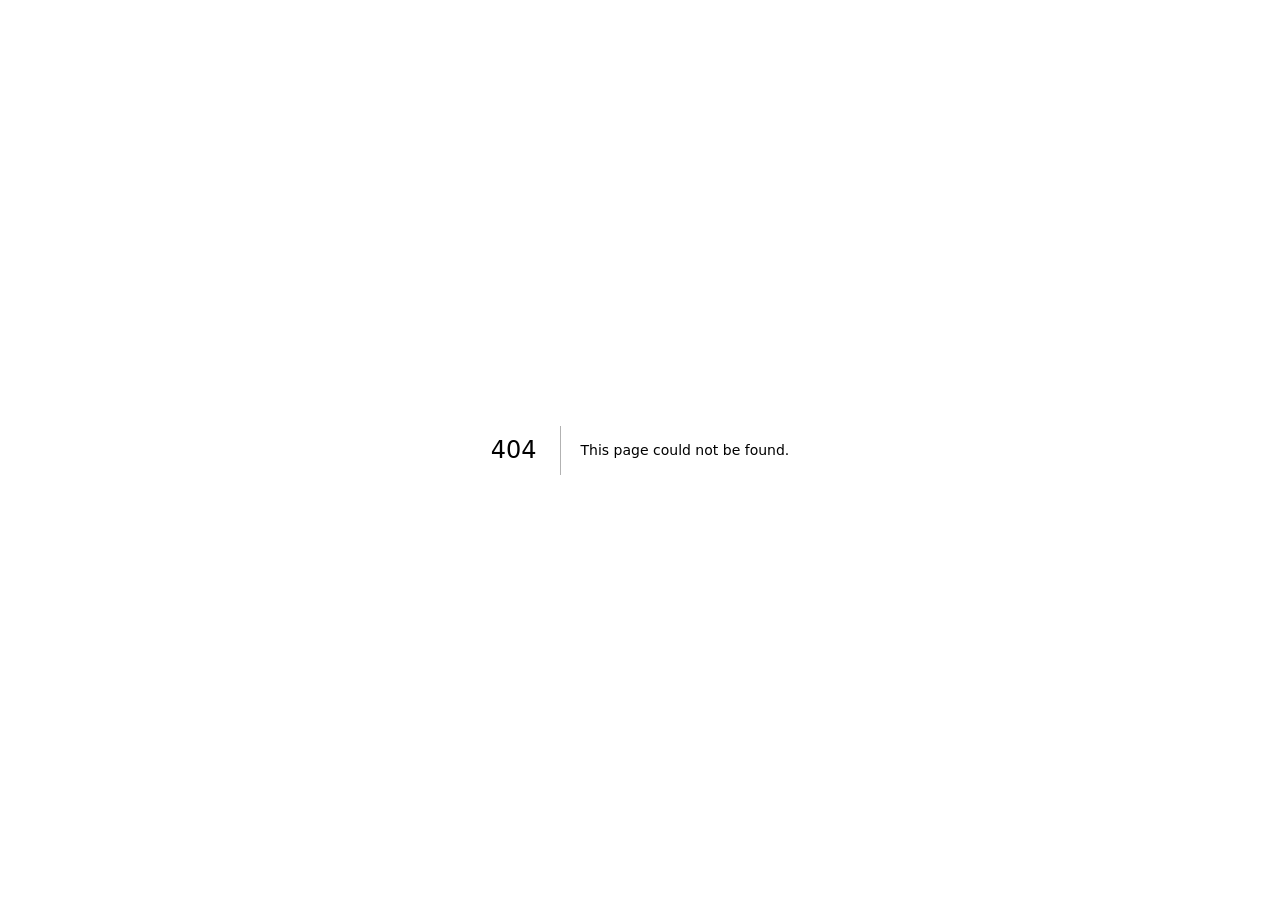
<file: 404/index.html>
<!DOCTYPE html><html lang="en" class="geist_59eeef39-module__8cicma__variable instrumentserif_e19cda52-module__eKWAyW__variable"><head><meta charSet="utf-8"/><meta name="viewport" content="width=device-width, initial-scale=1"/><link rel="stylesheet" href="/_next/static/chunks/3x_cao0cy5jks.css" data-precedence="next"/><link rel="preload" as="script" fetchPriority="low" href="/_next/static/chunks/11i__-_rzctlf.js"/><script src="/_next/static/chunks/35v-h0z1o4lok.js" async=""></script><script src="/_next/static/chunks/1ejco-ufyztah.js" async=""></script><script src="/_next/static/chunks/1go-d0-019g7x.js" async=""></script><script src="/_next/static/chunks/turbopack-182cm9vbs6dp_.js" async=""></script><script src="/_next/static/chunks/2qtzg_fvloncq.js" async=""></script><script src="/_next/static/chunks/1wh7buwt_psrh.js" async=""></script><meta name="robots" content="noindex"/><meta name="next-size-adjust" content=""/><title>404: This page could not be found.</title><meta name="theme-color" content="#f5f4f0"/><title>WarrantIQ — every warranty, never expired</title><meta name="description" content="Scan a receipt once. WarrantIQ keeps the dates, reminds you before cover ends, and helps you make the claim."/><meta property="og:title" content="WarrantIQ — every warranty, never expired"/><meta property="og:description" content="Scan once. Track warranties. Get reminded before they expire."/><meta property="og:url" content="https://warrantiq.alchemify.space/"/><meta property="og:site_name" content="WarrantIQ"/><meta property="og:image" content="https://warrantiq.alchemify.space/og.png"/><meta property="og:image:width" content="1024"/><meta property="og:image:height" content="500"/><meta property="og:image:alt" content="WarrantIQ app"/><meta property="og:type" content="website"/><meta name="twitter:card" content="summary_large_image"/><meta name="twitter:title" content="WarrantIQ — every warranty, never expired"/><meta name="twitter:description" content="Scan once. Track warranties. Get reminded before they expire."/><meta name="twitter:image" content="https://warrantiq.alchemify.space/og.png"/><link rel="icon" href="/icon.png"/><link rel="apple-touch-icon" href="/icon.png"/><script src="/_next/static/chunks/0cz1d0mv5g_q7.js" noModule=""></script></head><body class="min-h-screen antialiased" style="font-family:var(--font-sans), system-ui, sans-serif"><div hidden=""><!--$--><!--/$--></div><div style="font-family:system-ui,&quot;Segoe UI&quot;,Roboto,Helvetica,Arial,sans-serif,&quot;Apple Color Emoji&quot;,&quot;Segoe UI Emoji&quot;;height:100vh;text-align:center;display:flex;flex-direction:column;align-items:center;justify-content:center"><div><style>body{color:#000;background:#fff;margin:0}.next-error-h1{border-right:1px solid rgba(0,0,0,.3)}@media (prefers-color-scheme:dark){body{color:#fff;background:#000}.next-error-h1{border-right:1px solid rgba(255,255,255,.3)}}</style><h1 class="next-error-h1" style="display:inline-block;margin:0 20px 0 0;padding:0 23px 0 0;font-size:24px;font-weight:500;vertical-align:top;line-height:49px">404</h1><div style="display:inline-block"><h2 style="font-size:14px;font-weight:400;line-height:49px;margin:0">This page could not be found.</h2></div></div></div><!--$--><!--/$--><script src="/_next/static/chunks/11i__-_rzctlf.js" id="_R_" async=""></script><script>(self.__next_f=self.__next_f||[]).push([0])</script><script>self.__next_f.push([1,"1:\"$Sreact.fragment\"\n2:I[73921,[\"/_next/static/chunks/2qtzg_fvloncq.js\",\"/_next/static/chunks/1wh7buwt_psrh.js\"],\"default\"]\n3:I[59787,[\"/_next/static/chunks/2qtzg_fvloncq.js\",\"/_next/static/chunks/1wh7buwt_psrh.js\"],\"default\"]\n4:I[97940,[\"/_next/static/chunks/2qtzg_fvloncq.js\",\"/_next/static/chunks/1wh7buwt_psrh.js\"],\"OutletBoundary\"]\n5:\"$Sreact.suspense\"\n8:I[97940,[\"/_next/static/chunks/2qtzg_fvloncq.js\",\"/_next/static/chunks/1wh7buwt_psrh.js\"],\"ViewportBoundary\"]\na:I[97940,[\"/_next/static/chunks/2qtzg_fvloncq.js\",\"/_next/static/chunks/1wh7buwt_psrh.js\"],\"MetadataBoundary\"]\nc:I[14040,[\"/_next/static/chunks/2qtzg_fvloncq.js\",\"/_next/static/chunks/1wh7buwt_psrh.js\"],\"default\",1]\n:HL[\"/_next/static/chunks/3x_cao0cy5jks.css\",\"style\"]\n"])</script><script>self.__next_f.push([1,"0:{\"P\":null,\"c\":[\"\",\"_not-found\",\"\"],\"q\":\"\",\"i\":false,\"f\":[[[\"\",{\"children\":[\"/_not-found\",{\"children\":[\"__PAGE__\",{}]}]},\"$undefined\",\"$undefined\",16],[[\"$\",\"$1\",\"c\",{\"children\":[[[\"$\",\"link\",\"0\",{\"rel\":\"stylesheet\",\"href\":\"/_next/static/chunks/3x_cao0cy5jks.css\",\"precedence\":\"next\",\"crossOrigin\":\"$undefined\",\"nonce\":\"$undefined\"}],[\"$\",\"script\",\"script-0\",{\"src\":\"/_next/static/chunks/2qtzg_fvloncq.js\",\"async\":true,\"nonce\":\"$undefined\"}],[\"$\",\"script\",\"script-1\",{\"src\":\"/_next/static/chunks/1wh7buwt_psrh.js\",\"async\":true,\"nonce\":\"$undefined\"}]],[\"$\",\"html\",null,{\"lang\":\"en\",\"className\":\"geist_59eeef39-module__8cicma__variable instrumentserif_e19cda52-module__eKWAyW__variable\",\"children\":[\"$\",\"body\",null,{\"className\":\"min-h-screen antialiased\",\"style\":{\"fontFamily\":\"var(--font-sans), system-ui, sans-serif\"},\"children\":[\"$\",\"$L2\",null,{\"parallelRouterKey\":\"children\",\"error\":\"$undefined\",\"errorStyles\":\"$undefined\",\"errorScripts\":\"$undefined\",\"template\":[\"$\",\"$L3\",null,{}],\"templateStyles\":\"$undefined\",\"templateScripts\":\"$undefined\",\"notFound\":[[[\"$\",\"title\",null,{\"children\":\"404: This page could not be found.\"}],[\"$\",\"div\",null,{\"style\":{\"fontFamily\":\"system-ui,\\\"Segoe UI\\\",Roboto,Helvetica,Arial,sans-serif,\\\"Apple Color Emoji\\\",\\\"Segoe UI Emoji\\\"\",\"height\":\"100vh\",\"textAlign\":\"center\",\"display\":\"flex\",\"flexDirection\":\"column\",\"alignItems\":\"center\",\"justifyContent\":\"center\"},\"children\":[\"$\",\"div\",null,{\"children\":[[\"$\",\"style\",null,{\"dangerouslySetInnerHTML\":{\"__html\":\"body{color:#000;background:#fff;margin:0}.next-error-h1{border-right:1px solid rgba(0,0,0,.3)}@media (prefers-color-scheme:dark){body{color:#fff;background:#000}.next-error-h1{border-right:1px solid rgba(255,255,255,.3)}}\"}}],[\"$\",\"h1\",null,{\"className\":\"next-error-h1\",\"style\":{\"display\":\"inline-block\",\"margin\":\"0 20px 0 0\",\"padding\":\"0 23px 0 0\",\"fontSize\":24,\"fontWeight\":500,\"verticalAlign\":\"top\",\"lineHeight\":\"49px\"},\"children\":404}],[\"$\",\"div\",null,{\"style\":{\"display\":\"inline-block\"},\"children\":[\"$\",\"h2\",null,{\"style\":{\"fontSize\":14,\"fontWeight\":400,\"lineHeight\":\"49px\",\"margin\":0},\"children\":\"This page could not be found.\"}]}]]}]}]],[]],\"forbidden\":\"$undefined\",\"unauthorized\":\"$undefined\"}]}]}]]}],{\"children\":[[\"$\",\"$1\",\"c\",{\"children\":[null,[\"$\",\"$L2\",null,{\"parallelRouterKey\":\"children\",\"error\":\"$undefined\",\"errorStyles\":\"$undefined\",\"errorScripts\":\"$undefined\",\"template\":[\"$\",\"$L3\",null,{}],\"templateStyles\":\"$undefined\",\"templateScripts\":\"$undefined\",\"notFound\":\"$undefined\",\"forbidden\":\"$undefined\",\"unauthorized\":\"$undefined\"}]]}],{\"children\":[[\"$\",\"$1\",\"c\",{\"children\":[[[\"$\",\"title\",null,{\"children\":\"404: This page could not be found.\"}],[\"$\",\"div\",null,{\"style\":\"$0:f:0:1:0:props:children:1:props:children:props:children:props:notFound:0:1:props:style\",\"children\":[\"$\",\"div\",null,{\"children\":[[\"$\",\"style\",null,{\"dangerouslySetInnerHTML\":{\"__html\":\"body{color:#000;background:#fff;margin:0}.next-error-h1{border-right:1px solid rgba(0,0,0,.3)}@media (prefers-color-scheme:dark){body{color:#fff;background:#000}.next-error-h1{border-right:1px solid rgba(255,255,255,.3)}}\"}}],[\"$\",\"h1\",null,{\"className\":\"next-error-h1\",\"style\":\"$0:f:0:1:0:props:children:1:props:children:props:children:props:notFound:0:1:props:children:props:children:1:props:style\",\"children\":404}],[\"$\",\"div\",null,{\"style\":\"$0:f:0:1:0:props:children:1:props:children:props:children:props:notFound:0:1:props:children:props:children:2:props:style\",\"children\":[\"$\",\"h2\",null,{\"style\":\"$0:f:0:1:0:props:children:1:props:children:props:children:props:notFound:0:1:props:children:props:children:2:props:children:props:style\",\"children\":\"This page could not be found.\"}]}]]}]}]],null,[\"$\",\"$L4\",null,{\"children\":[\"$\",\"$5\",null,{\"name\":\"Next.MetadataOutlet\",\"children\":\"$@6\"}]}]]}],{},null,false,null]},null,false,\"$@7\"]},null,false,null],[\"$\",\"$1\",\"h\",{\"children\":[[\"$\",\"meta\",null,{\"name\":\"robots\",\"content\":\"noindex\"}],[\"$\",\"$L8\",null,{\"children\":\"$L9\"}],[\"$\",\"div\",null,{\"hidden\":true,\"children\":[\"$\",\"$La\",null,{\"children\":[\"$\",\"$5\",null,{\"name\":\"Next.Metadata\",\"children\":\"$Lb\"}]}]}],[\"$\",\"meta\",null,{\"name\":\"next-size-adjust\",\"content\":\"\"}]]}],false]],\"m\":\"$undefined\",\"G\":[\"$c\",[[\"$\",\"link\",\"0\",{\"rel\":\"stylesheet\",\"href\":\"/_next/static/chunks/3x_cao0cy5jks.css\",\"precedence\":\"next\",\"crossOrigin\":\"$undefined\",\"nonce\":\"$undefined\"}]]],\"S\":true,\"h\":null,\"s\":\"$undefined\",\"l\":\"$undefined\",\"p\":\"$undefined\",\"d\":\"$undefined\",\"b\":\"B5KBQMnoMNBM463QB9PQt\"}\n"])</script><script>self.__next_f.push([1,"d:[]\n7:\"$Wd\"\n"])</script><script>self.__next_f.push([1,"9:[[\"$\",\"meta\",\"0\",{\"charSet\":\"utf-8\"}],[\"$\",\"meta\",\"1\",{\"name\":\"viewport\",\"content\":\"width=device-width, initial-scale=1\"}],[\"$\",\"meta\",\"2\",{\"name\":\"theme-color\",\"content\":\"#f5f4f0\"}]]\n"])</script><script>self.__next_f.push([1,"e:I[41150,[\"/_next/static/chunks/2qtzg_fvloncq.js\",\"/_next/static/chunks/1wh7buwt_psrh.js\"],\"IconMark\"]\n6:null\n"])</script><script>self.__next_f.push([1,"b:[[\"$\",\"title\",\"0\",{\"children\":\"WarrantIQ — every warranty, never expired\"}],[\"$\",\"meta\",\"1\",{\"name\":\"description\",\"content\":\"Scan a receipt once. WarrantIQ keeps the dates, reminds you before cover ends, and helps you make the claim.\"}],[\"$\",\"meta\",\"2\",{\"property\":\"og:title\",\"content\":\"WarrantIQ — every warranty, never expired\"}],[\"$\",\"meta\",\"3\",{\"property\":\"og:description\",\"content\":\"Scan once. Track warranties. Get reminded before they expire.\"}],[\"$\",\"meta\",\"4\",{\"property\":\"og:url\",\"content\":\"https://warrantiq.alchemify.space/\"}],[\"$\",\"meta\",\"5\",{\"property\":\"og:site_name\",\"content\":\"WarrantIQ\"}],[\"$\",\"meta\",\"6\",{\"property\":\"og:image\",\"content\":\"https://warrantiq.alchemify.space/og.png\"}],[\"$\",\"meta\",\"7\",{\"property\":\"og:image:width\",\"content\":\"1024\"}],[\"$\",\"meta\",\"8\",{\"property\":\"og:image:height\",\"content\":\"500\"}],[\"$\",\"meta\",\"9\",{\"property\":\"og:image:alt\",\"content\":\"WarrantIQ app\"}],[\"$\",\"meta\",\"10\",{\"property\":\"og:type\",\"content\":\"website\"}],[\"$\",\"meta\",\"11\",{\"name\":\"twitter:card\",\"content\":\"summary_large_image\"}],[\"$\",\"meta\",\"12\",{\"name\":\"twitter:title\",\"content\":\"WarrantIQ — every warranty, never expired\"}],[\"$\",\"meta\",\"13\",{\"name\":\"twitter:description\",\"content\":\"Scan once. Track warranties. Get reminded before they expire.\"}],[\"$\",\"meta\",\"14\",{\"name\":\"twitter:image\",\"content\":\"https://warrantiq.alchemify.space/og.png\"}],[\"$\",\"link\",\"15\",{\"rel\":\"icon\",\"href\":\"/icon.png\"}],[\"$\",\"link\",\"16\",{\"rel\":\"apple-touch-icon\",\"href\":\"/icon.png\"}],[\"$\",\"$Le\",\"17\",{}]]\n"])</script></body></html>
</file>
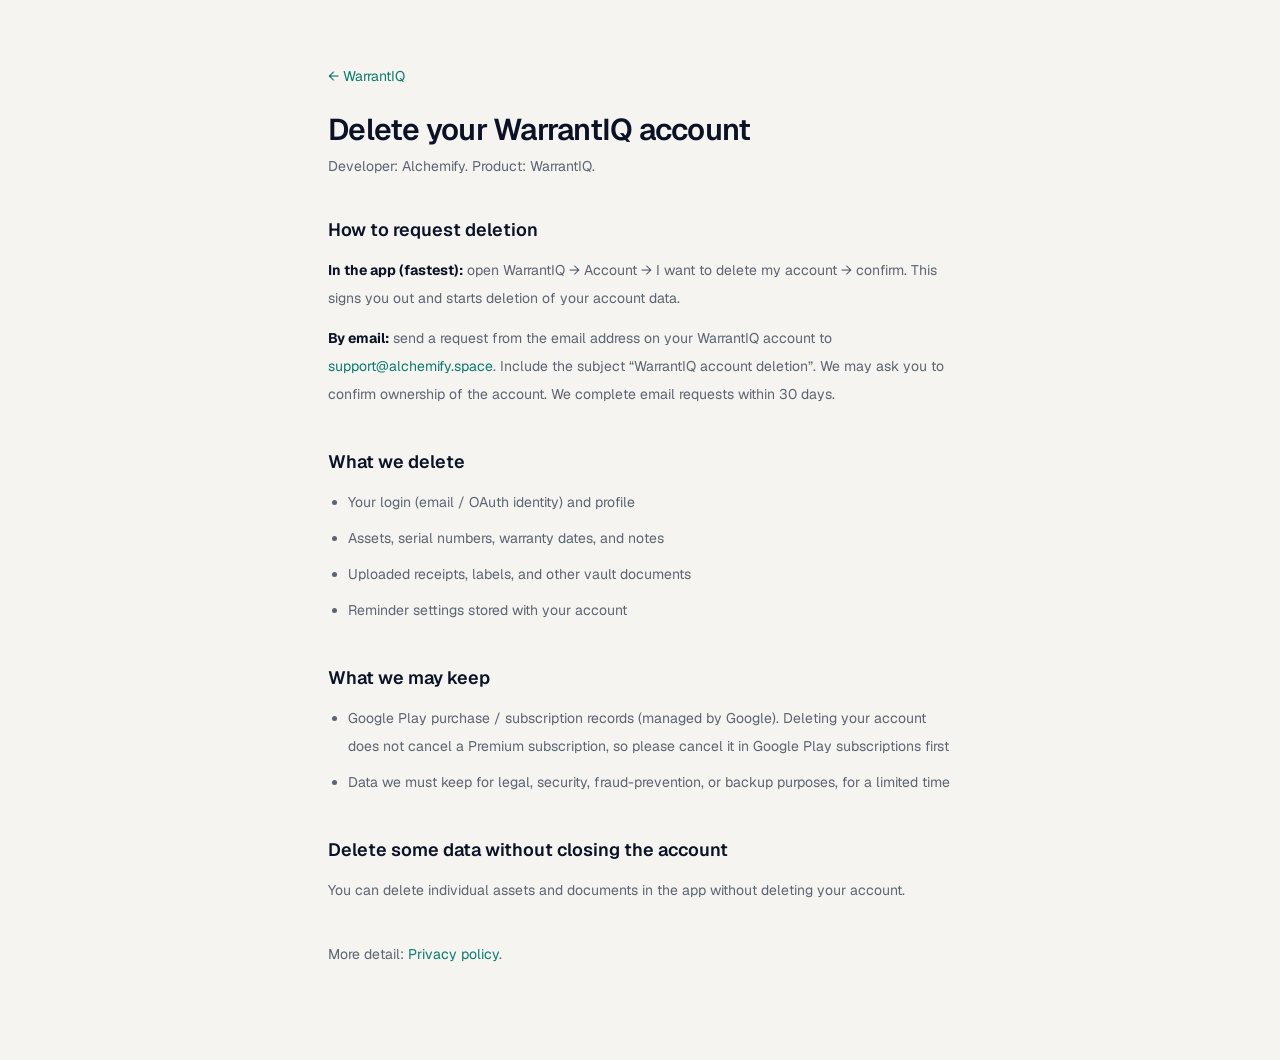
<file: delete-account/index.html>
<!DOCTYPE html><html lang="en" class="geist_59eeef39-module__8cicma__variable instrumentserif_e19cda52-module__eKWAyW__variable"><head><meta charSet="utf-8"/><meta name="viewport" content="width=device-width, initial-scale=1"/><link rel="preload" href="/_next/static/media/Geist-s.p.0g01a3qrdkj5_.ttf" as="font" crossorigin="" type="font/ttf"/><link rel="preload" href="/_next/static/media/InstrumentSerif_Regular-s.p.3uox2wk93mn7l.ttf" as="font" crossorigin="" type="font/ttf"/><link rel="stylesheet" href="/_next/static/chunks/3x_cao0cy5jks.css" data-precedence="next"/><link rel="preload" as="script" fetchPriority="low" href="/_next/static/chunks/11i__-_rzctlf.js"/><script src="/_next/static/chunks/35v-h0z1o4lok.js" async=""></script><script src="/_next/static/chunks/1ejco-ufyztah.js" async=""></script><script src="/_next/static/chunks/1go-d0-019g7x.js" async=""></script><script src="/_next/static/chunks/turbopack-182cm9vbs6dp_.js" async=""></script><script src="/_next/static/chunks/2qtzg_fvloncq.js" async=""></script><script src="/_next/static/chunks/1wh7buwt_psrh.js" async=""></script><script src="/_next/static/chunks/032nlelgkxj0d.js" async=""></script><meta name="next-size-adjust" content=""/><meta name="theme-color" content="#f5f4f0"/><title>Delete your account · WarrantIQ</title><meta name="description" content="How to delete a WarrantIQ account and what data Alchemify removes or keeps."/><meta property="og:title" content="WarrantIQ — every warranty, never expired"/><meta property="og:description" content="Scan once. Track warranties. Get reminded before they expire."/><meta property="og:url" content="https://warrantiq.alchemify.space/"/><meta property="og:site_name" content="WarrantIQ"/><meta property="og:image" content="https://warrantiq.alchemify.space/og.png"/><meta property="og:image:width" content="1024"/><meta property="og:image:height" content="500"/><meta property="og:image:alt" content="WarrantIQ app"/><meta property="og:type" content="website"/><meta name="twitter:card" content="summary_large_image"/><meta name="twitter:title" content="WarrantIQ — every warranty, never expired"/><meta name="twitter:description" content="Scan once. Track warranties. Get reminded before they expire."/><meta name="twitter:image" content="https://warrantiq.alchemify.space/og.png"/><link rel="icon" href="/icon.png"/><link rel="apple-touch-icon" href="/icon.png"/><script src="/_next/static/chunks/0cz1d0mv5g_q7.js" noModule=""></script></head><body class="min-h-screen antialiased" style="font-family:var(--font-sans), system-ui, sans-serif"><div hidden=""><!--$--><!--/$--></div><article class="mx-auto max-w-2xl px-6 py-16 pb-24"><a class="text-sm text-[var(--teal)] hover:underline" href="/">← WarrantIQ</a><h1 class="mt-6 text-3xl font-semibold tracking-tight">Delete your WarrantIQ account</h1><p class="mt-2 text-sm text-[var(--muted)]">Developer: Alchemify. Product: WarrantIQ.</p><section class="mt-10 space-y-3 text-sm leading-7 text-[var(--muted)]"><h2 class="text-lg font-semibold text-[var(--ink)]">How to request deletion</h2><p><strong class="text-[var(--ink)]">In the app (fastest):</strong> <!-- -->open WarrantIQ → Account → I want to delete my account → confirm. This signs you out and starts deletion of your account data.</p><p><strong class="text-[var(--ink)]">By email:</strong> send a request from the email address on your WarrantIQ account to<!-- --> <a href="mailto:support@alchemify.space?subject=WarrantIQ%20account%20deletion" class="text-[var(--teal)] hover:underline">support@alchemify.space</a>. Include the subject “WarrantIQ account deletion”. We may ask you to confirm ownership of the account. We complete email requests within 30 days.</p></section><section class="mt-10 space-y-3 text-sm leading-7 text-[var(--muted)]"><h2 class="text-lg font-semibold text-[var(--ink)]">What we delete</h2><ul class="list-disc space-y-2 pl-5"><li>Your login (email / OAuth identity) and profile</li><li>Assets, serial numbers, warranty dates, and notes</li><li>Uploaded receipts, labels, and other vault documents</li><li>Reminder settings stored with your account</li></ul></section><section class="mt-10 space-y-3 text-sm leading-7 text-[var(--muted)]"><h2 class="text-lg font-semibold text-[var(--ink)]">What we may keep</h2><ul class="list-disc space-y-2 pl-5"><li>Google Play purchase / subscription records (managed by Google). Deleting your account does not cancel a Premium subscription, so please cancel it in Google Play subscriptions first</li><li>Data we must keep for legal, security, fraud-prevention, or backup purposes, for a limited time</li></ul></section><section class="mt-10 space-y-3 text-sm leading-7 text-[var(--muted)]"><h2 class="text-lg font-semibold text-[var(--ink)]">Delete some data without closing the account</h2><p>You can delete individual assets and documents in the app without deleting your account.</p></section><p class="mt-10 text-sm text-[var(--muted)]">More detail:<!-- --> <a class="text-[var(--teal)] hover:underline" href="/privacy/">Privacy policy</a>.</p></article><!--$--><!--/$--><script src="/_next/static/chunks/11i__-_rzctlf.js" id="_R_" async=""></script><script>(self.__next_f=self.__next_f||[]).push([0])</script><script>self.__next_f.push([1,"1:\"$Sreact.fragment\"\n2:I[73921,[\"/_next/static/chunks/2qtzg_fvloncq.js\",\"/_next/static/chunks/1wh7buwt_psrh.js\"],\"default\"]\n3:I[59787,[\"/_next/static/chunks/2qtzg_fvloncq.js\",\"/_next/static/chunks/1wh7buwt_psrh.js\"],\"default\"]\n4:I[39079,[\"/_next/static/chunks/2qtzg_fvloncq.js\",\"/_next/static/chunks/1wh7buwt_psrh.js\",\"/_next/static/chunks/032nlelgkxj0d.js\"],\"\"]\nd:I[14040,[\"/_next/static/chunks/2qtzg_fvloncq.js\",\"/_next/static/chunks/1wh7buwt_psrh.js\"],\"default\",1]\n:HL[\"/_next/static/chunks/3x_cao0cy5jks.css\",\"style\"]\n:HL[\"/_next/static/media/Geist-s.p.0g01a3qrdkj5_.ttf\",\"font\",{\"crossOrigin\":\"\",\"type\":\"font/ttf\"}]\n:HL[\"/_next/static/media/InstrumentSerif_Regular-s.p.3uox2wk93mn7l.ttf\",\"font\",{\"crossOrigin\":\"\",\"type\":\"font/ttf\"}]\n"])</script><script>self.__next_f.push([1,"0:{\"P\":null,\"c\":[\"\",\"delete-account\",\"\"],\"q\":\"\",\"i\":false,\"f\":[[[\"\",{\"children\":[\"delete-account\",{\"children\":[\"__PAGE__\",{}]}]},\"$undefined\",\"$undefined\",16],[[\"$\",\"$1\",\"c\",{\"children\":[[[\"$\",\"link\",\"0\",{\"rel\":\"stylesheet\",\"href\":\"/_next/static/chunks/3x_cao0cy5jks.css\",\"precedence\":\"next\",\"crossOrigin\":\"$undefined\",\"nonce\":\"$undefined\"}],[\"$\",\"script\",\"script-0\",{\"src\":\"/_next/static/chunks/2qtzg_fvloncq.js\",\"async\":true,\"nonce\":\"$undefined\"}],[\"$\",\"script\",\"script-1\",{\"src\":\"/_next/static/chunks/1wh7buwt_psrh.js\",\"async\":true,\"nonce\":\"$undefined\"}]],[\"$\",\"html\",null,{\"lang\":\"en\",\"className\":\"geist_59eeef39-module__8cicma__variable instrumentserif_e19cda52-module__eKWAyW__variable\",\"children\":[\"$\",\"body\",null,{\"className\":\"min-h-screen antialiased\",\"style\":{\"fontFamily\":\"var(--font-sans), system-ui, sans-serif\"},\"children\":[\"$\",\"$L2\",null,{\"parallelRouterKey\":\"children\",\"error\":\"$undefined\",\"errorStyles\":\"$undefined\",\"errorScripts\":\"$undefined\",\"template\":[\"$\",\"$L3\",null,{}],\"templateStyles\":\"$undefined\",\"templateScripts\":\"$undefined\",\"notFound\":[[[\"$\",\"title\",null,{\"children\":\"404: This page could not be found.\"}],[\"$\",\"div\",null,{\"style\":{\"fontFamily\":\"system-ui,\\\"Segoe UI\\\",Roboto,Helvetica,Arial,sans-serif,\\\"Apple Color Emoji\\\",\\\"Segoe UI Emoji\\\"\",\"height\":\"100vh\",\"textAlign\":\"center\",\"display\":\"flex\",\"flexDirection\":\"column\",\"alignItems\":\"center\",\"justifyContent\":\"center\"},\"children\":[\"$\",\"div\",null,{\"children\":[[\"$\",\"style\",null,{\"dangerouslySetInnerHTML\":{\"__html\":\"body{color:#000;background:#fff;margin:0}.next-error-h1{border-right:1px solid rgba(0,0,0,.3)}@media (prefers-color-scheme:dark){body{color:#fff;background:#000}.next-error-h1{border-right:1px solid rgba(255,255,255,.3)}}\"}}],[\"$\",\"h1\",null,{\"className\":\"next-error-h1\",\"style\":{\"display\":\"inline-block\",\"margin\":\"0 20px 0 0\",\"padding\":\"0 23px 0 0\",\"fontSize\":24,\"fontWeight\":500,\"verticalAlign\":\"top\",\"lineHeight\":\"49px\"},\"children\":404}],[\"$\",\"div\",null,{\"style\":{\"display\":\"inline-block\"},\"children\":[\"$\",\"h2\",null,{\"style\":{\"fontSize\":14,\"fontWeight\":400,\"lineHeight\":\"49px\",\"margin\":0},\"children\":\"This page could not be found.\"}]}]]}]}]],[]],\"forbidden\":\"$undefined\",\"unauthorized\":\"$undefined\"}]}]}]]}],{\"children\":[[\"$\",\"$1\",\"c\",{\"children\":[null,[\"$\",\"$L2\",null,{\"parallelRouterKey\":\"children\",\"error\":\"$undefined\",\"errorStyles\":\"$undefined\",\"errorScripts\":\"$undefined\",\"template\":[\"$\",\"$L3\",null,{}],\"templateStyles\":\"$undefined\",\"templateScripts\":\"$undefined\",\"notFound\":\"$undefined\",\"forbidden\":\"$undefined\",\"unauthorized\":\"$undefined\"}]]}],{\"children\":[[\"$\",\"$1\",\"c\",{\"children\":[[\"$\",\"article\",null,{\"className\":\"mx-auto max-w-2xl px-6 py-16 pb-24\",\"children\":[[\"$\",\"$L4\",null,{\"href\":\"/\",\"className\":\"text-sm text-[var(--teal)] hover:underline\",\"children\":\"← WarrantIQ\"}],[\"$\",\"h1\",null,{\"className\":\"mt-6 text-3xl font-semibold tracking-tight\",\"children\":\"Delete your WarrantIQ account\"}],[\"$\",\"p\",null,{\"className\":\"mt-2 text-sm text-[var(--muted)]\",\"children\":\"Developer: Alchemify. Product: WarrantIQ.\"}],[\"$\",\"section\",null,{\"className\":\"mt-10 space-y-3 text-sm leading-7 text-[var(--muted)]\",\"children\":[[\"$\",\"h2\",null,{\"className\":\"text-lg font-semibold text-[var(--ink)]\",\"children\":\"How to request deletion\"}],[\"$\",\"p\",null,{\"children\":[[\"$\",\"strong\",null,{\"className\":\"text-[var(--ink)]\",\"children\":\"In the app (fastest):\"}],\" \",\"open WarrantIQ → Account → I want to delete my account → confirm. This signs you out and starts deletion of your account data.\"]}],[\"$\",\"p\",null,{\"children\":[[\"$\",\"strong\",null,{\"className\":\"text-[var(--ink)]\",\"children\":\"By email:\"}],\" send a request from the email address on your WarrantIQ account to\",\" \",[\"$\",\"a\",null,{\"href\":\"mailto:support@alchemify.space?subject=WarrantIQ%20account%20deletion\",\"className\":\"text-[var(--teal)] hover:underline\",\"children\":\"support@alchemify.space\"}],\". Include the subject “WarrantIQ account deletion”. We may ask you to confirm ownership of the account. We complete email requests within 30 days.\"]}]]}],[\"$\",\"section\",null,{\"className\":\"mt-10 space-y-3 text-sm leading-7 text-[var(--muted)]\",\"children\":[[\"$\",\"h2\",null,{\"className\":\"text-lg font-semibold text-[var(--ink)]\",\"children\":\"What we delete\"}],[\"$\",\"ul\",null,{\"className\":\"list-disc space-y-2 pl-5\",\"children\":[[\"$\",\"li\",null,{\"children\":\"Your login (email / OAuth identity) and profile\"}],[\"$\",\"li\",null,{\"children\":\"Assets, serial numbers, warranty dates, and notes\"}],[\"$\",\"li\",null,{\"children\":\"Uploaded receipts, labels, and other vault documents\"}],\"$L5\"]}]]}],\"$L6\",\"$L7\",\"$L8\"]}],[\"$L9\"],\"$La\"]}],{},null,false,null]},null,false,\"$@b\"]},null,false,null],\"$Lc\",false]],\"m\":\"$undefined\",\"G\":[\"$d\",[\"$Le\"]],\"S\":true,\"h\":null,\"s\":\"$undefined\",\"l\":\"$undefined\",\"p\":\"$undefined\",\"d\":\"$undefined\",\"b\":\"B5KBQMnoMNBM463QB9PQt\"}\n"])</script><script>self.__next_f.push([1,"f:I[97940,[\"/_next/static/chunks/2qtzg_fvloncq.js\",\"/_next/static/chunks/1wh7buwt_psrh.js\"],\"OutletBoundary\"]\n10:\"$Sreact.suspense\"\n13:I[97940,[\"/_next/static/chunks/2qtzg_fvloncq.js\",\"/_next/static/chunks/1wh7buwt_psrh.js\"],\"ViewportBoundary\"]\n15:I[97940,[\"/_next/static/chunks/2qtzg_fvloncq.js\",\"/_next/static/chunks/1wh7buwt_psrh.js\"],\"MetadataBoundary\"]\n5:[\"$\",\"li\",null,{\"children\":\"Reminder settings stored with your account\"}]\n6:[\"$\",\"section\",null,{\"className\":\"mt-10 space-y-3 text-sm leading-7 text-[var(--muted)]\",\"children\":[[\"$\",\"h2\",null,{\"className\":\"text-lg font-semibold text-[var(--ink)]\",\"children\":\"What we may keep\"}],[\"$\",\"ul\",null,{\"className\":\"list-disc space-y-2 pl-5\",\"children\":[[\"$\",\"li\",null,{\"children\":\"Google Play purchase / subscription records (managed by Google). Deleting your account does not cancel a Premium subscription, so please cancel it in Google Play subscriptions first\"}],[\"$\",\"li\",null,{\"children\":\"Data we must keep for legal, security, fraud-prevention, or backup purposes, for a limited time\"}]]}]]}]\n7:[\"$\",\"section\",null,{\"className\":\"mt-10 space-y-3 text-sm leading-7 text-[var(--muted)]\",\"children\":[[\"$\",\"h2\",null,{\"className\":\"text-lg font-semibold text-[var(--ink)]\",\"children\":\"Delete some data without closing the account\"}],[\"$\",\"p\",null,{\"children\":\"You can delete individual assets and documents in the app without deleting your account.\"}]]}]\n8:[\"$\",\"p\",null,{\"className\":\"mt-10 text-sm text-[var(--muted)]\",\"children\":[\"More detail:\",\" \",[\"$\",\"$L4\",null,{\"href\":\"/privacy/\",\"className\":\"text-[var(--teal)] hover:underline\",\"children\":\"Privacy policy\"}],\".\"]}]\n9:[\"$\",\"script\",\"script-0\",{\"src\":\"/_next/static/chunks/032nlelgkxj0d.js\",\"async\":true,\"nonce\":\"$undefined\"}]\na:[\"$\",\"$Lf\",null,{\"children\":[\"$\",\"$10\",null,{\"name\":\"Next.MetadataOutlet\",\"children\":\"$@11\"}]}]\n12:[]\nb:\"$W12\"\nc:[\"$\",\"$1\",\"h\",{\"children\":[null,[\"$\",\"$L13\",null,{\"children\":\"$L14\"}],[\"$\",\"div\",null,{\"hidden\":true,\"children\":[\"$\",\"$L15\",null,{\"children\":[\"$\",\"$10\",null,{\"name\":\"Next.Metadata\",\"children\":\"$L16\"}]}]}],[\"$\",\"meta\",null,{\"name\":\"next-size-adjust\",\"content\":\"\"}]]}]\ne:[\"$\",\"link\",\"0\",{\"rel\":\"stylesheet\",\"href\":\"/_next/static/chunks/3x_cao0cy5jks.css\",\"precedence\":\"next\",\"crossOrigin\":\"$undefined\",\"nonce\":\"$undefined\"}]\n"])</script><script>self.__next_f.push([1,"14:[[\"$\",\"meta\",\"0\",{\"charSet\":\"utf-8\"}],[\"$\",\"meta\",\"1\",{\"name\":\"viewport\",\"content\":\"width=device-width, initial-scale=1\"}],[\"$\",\"meta\",\"2\",{\"name\":\"theme-color\",\"content\":\"#f5f4f0\"}]]\n"])</script><script>self.__next_f.push([1,"17:I[41150,[\"/_next/static/chunks/2qtzg_fvloncq.js\",\"/_next/static/chunks/1wh7buwt_psrh.js\"],\"IconMark\"]\n11:null\n"])</script><script>self.__next_f.push([1,"16:[[\"$\",\"title\",\"0\",{\"children\":\"Delete your account · WarrantIQ\"}],[\"$\",\"meta\",\"1\",{\"name\":\"description\",\"content\":\"How to delete a WarrantIQ account and what data Alchemify removes or keeps.\"}],[\"$\",\"meta\",\"2\",{\"property\":\"og:title\",\"content\":\"WarrantIQ — every warranty, never expired\"}],[\"$\",\"meta\",\"3\",{\"property\":\"og:description\",\"content\":\"Scan once. Track warranties. Get reminded before they expire.\"}],[\"$\",\"meta\",\"4\",{\"property\":\"og:url\",\"content\":\"https://warrantiq.alchemify.space/\"}],[\"$\",\"meta\",\"5\",{\"property\":\"og:site_name\",\"content\":\"WarrantIQ\"}],[\"$\",\"meta\",\"6\",{\"property\":\"og:image\",\"content\":\"https://warrantiq.alchemify.space/og.png\"}],[\"$\",\"meta\",\"7\",{\"property\":\"og:image:width\",\"content\":\"1024\"}],[\"$\",\"meta\",\"8\",{\"property\":\"og:image:height\",\"content\":\"500\"}],[\"$\",\"meta\",\"9\",{\"property\":\"og:image:alt\",\"content\":\"WarrantIQ app\"}],[\"$\",\"meta\",\"10\",{\"property\":\"og:type\",\"content\":\"website\"}],[\"$\",\"meta\",\"11\",{\"name\":\"twitter:card\",\"content\":\"summary_large_image\"}],[\"$\",\"meta\",\"12\",{\"name\":\"twitter:title\",\"content\":\"WarrantIQ — every warranty, never expired\"}],[\"$\",\"meta\",\"13\",{\"name\":\"twitter:description\",\"content\":\"Scan once. Track warranties. Get reminded before they expire.\"}],[\"$\",\"meta\",\"14\",{\"name\":\"twitter:image\",\"content\":\"https://warrantiq.alchemify.space/og.png\"}],[\"$\",\"link\",\"15\",{\"rel\":\"icon\",\"href\":\"/icon.png\"}],[\"$\",\"link\",\"16\",{\"rel\":\"apple-touch-icon\",\"href\":\"/icon.png\"}],[\"$\",\"$L17\",\"17\",{}]]\n"])</script></body></html>
</file>
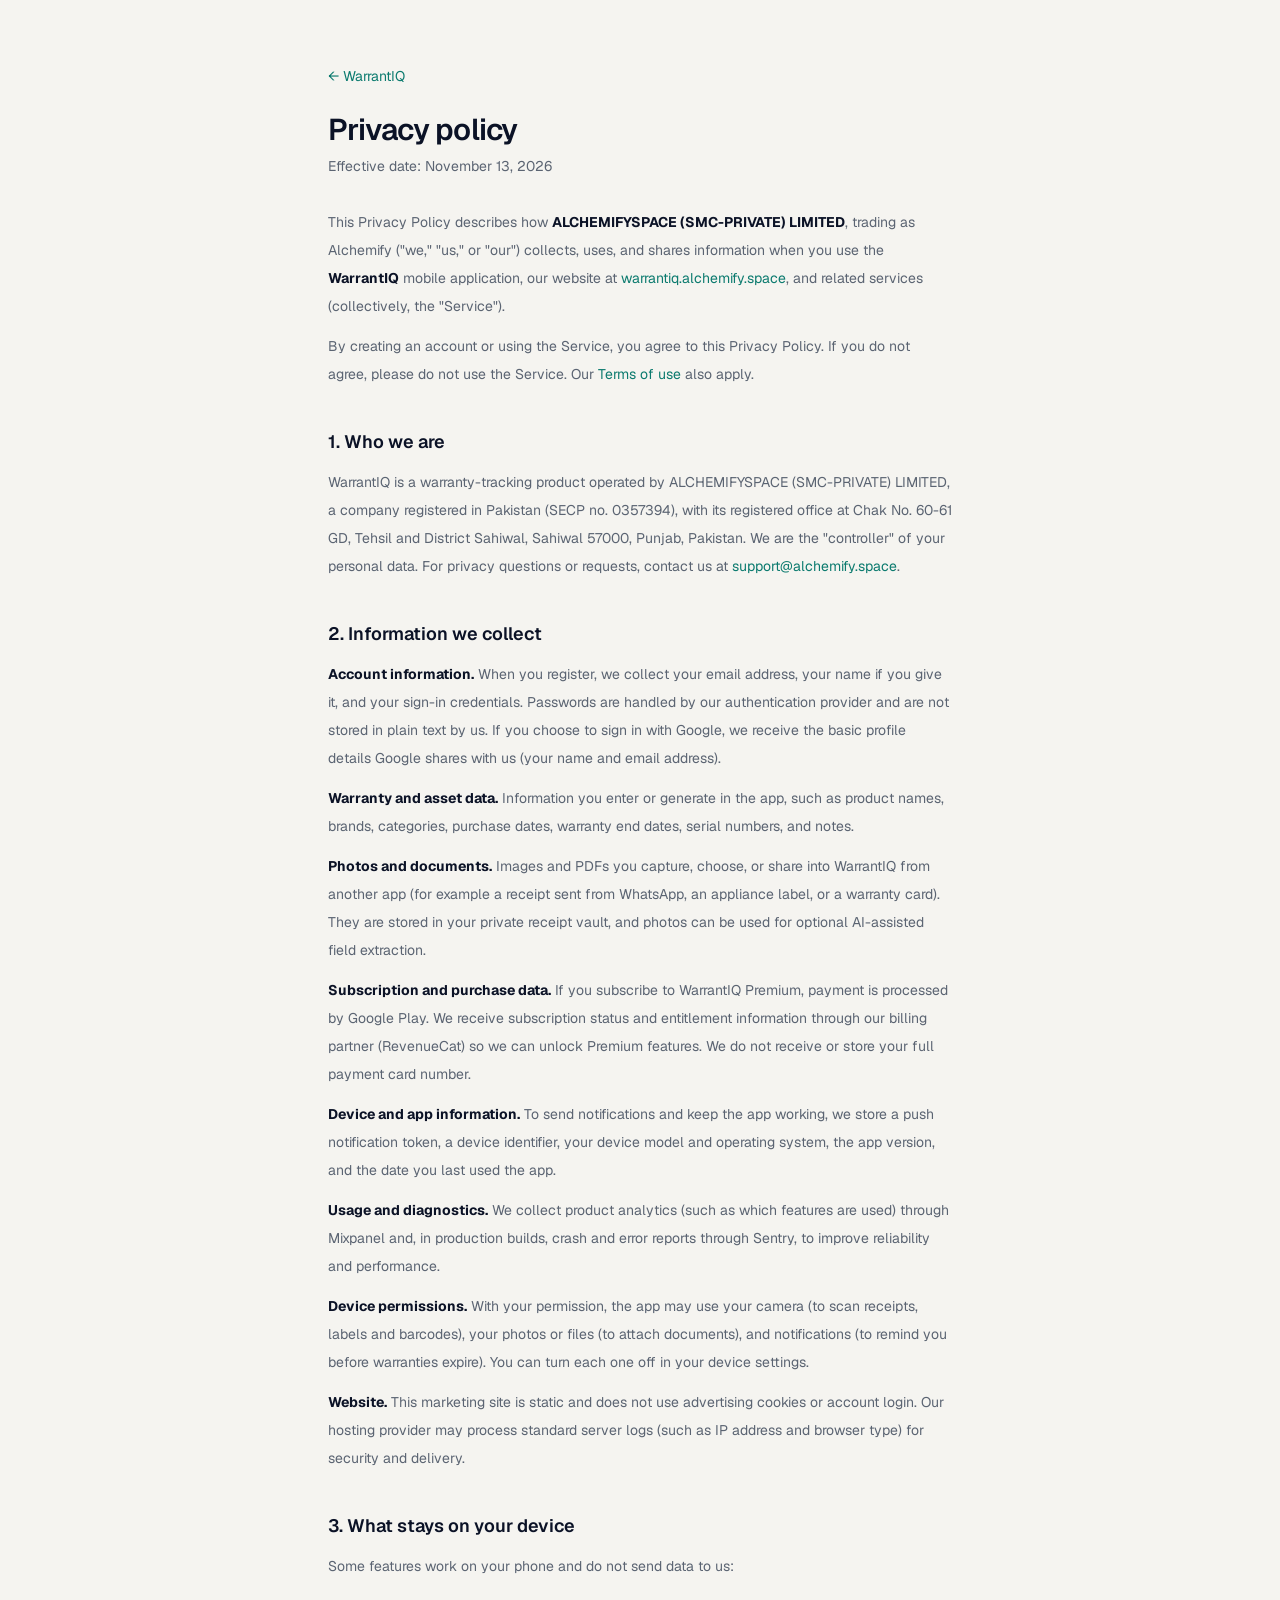
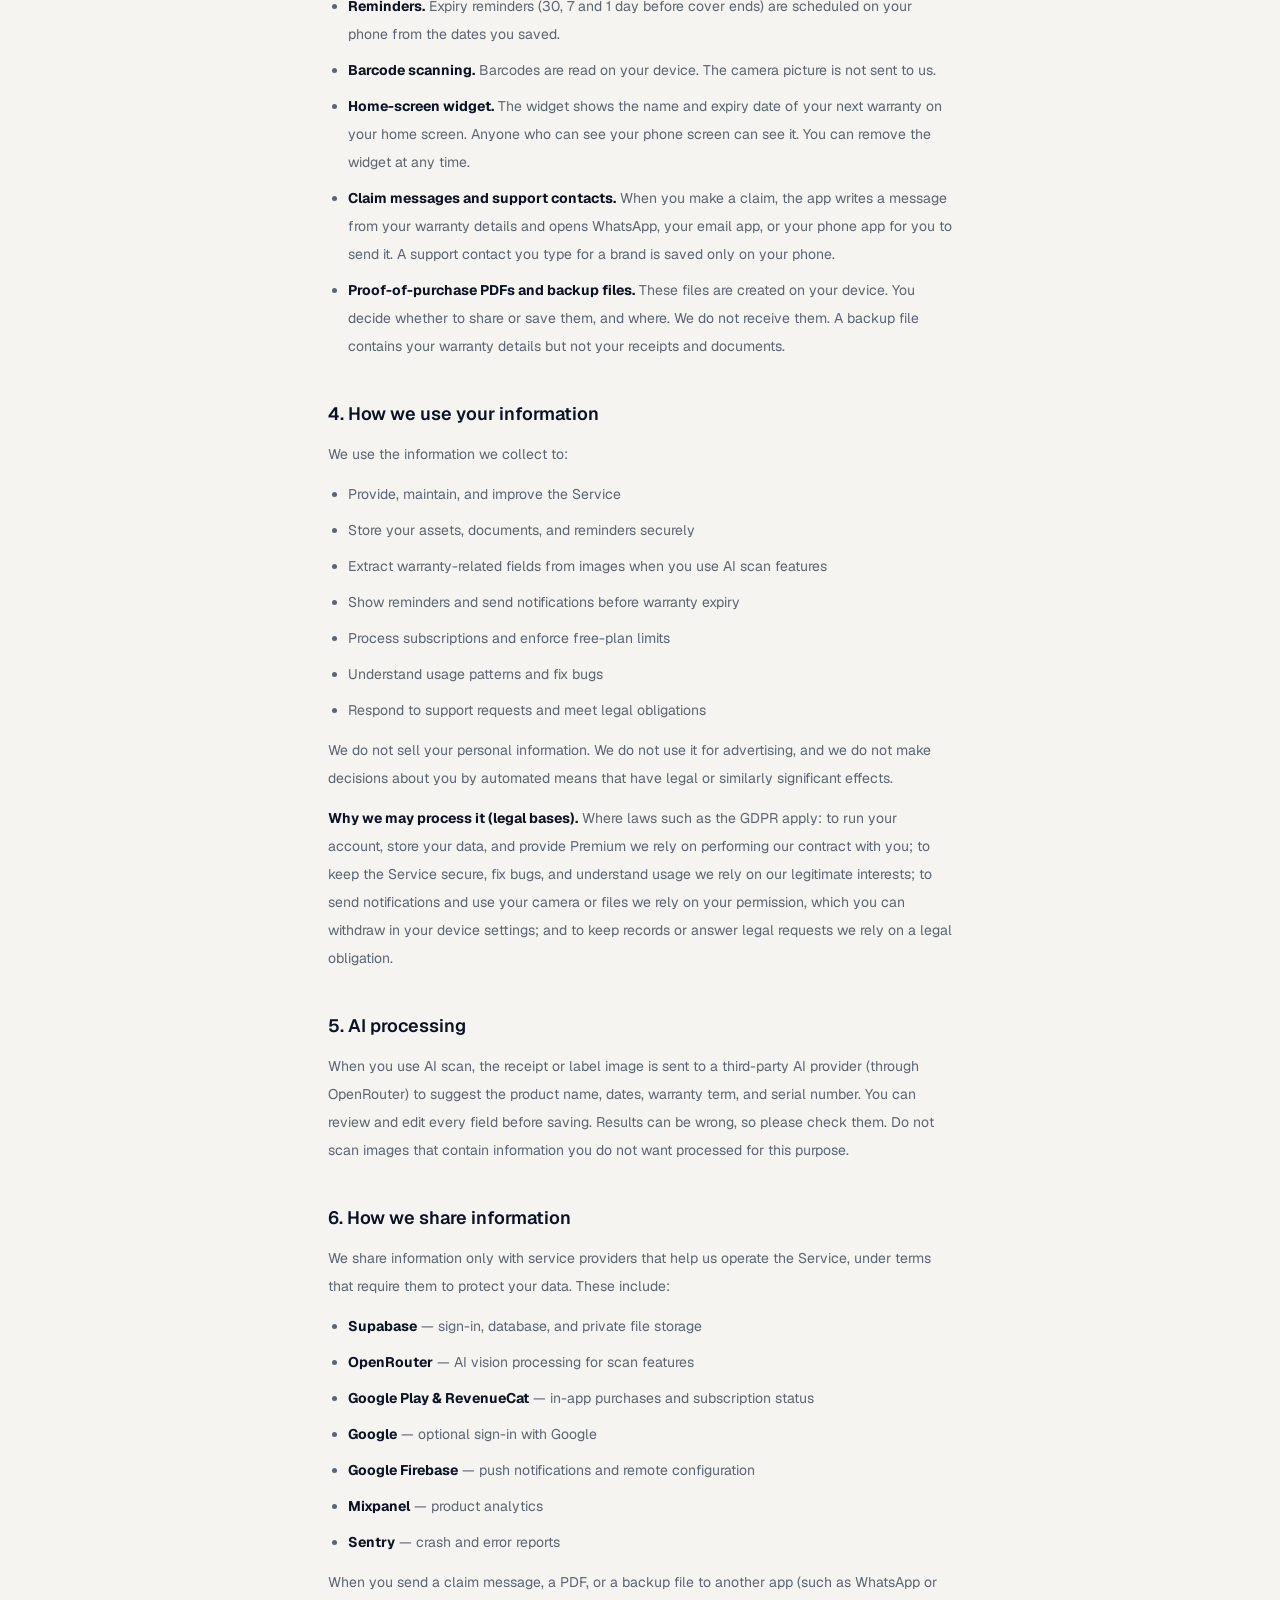
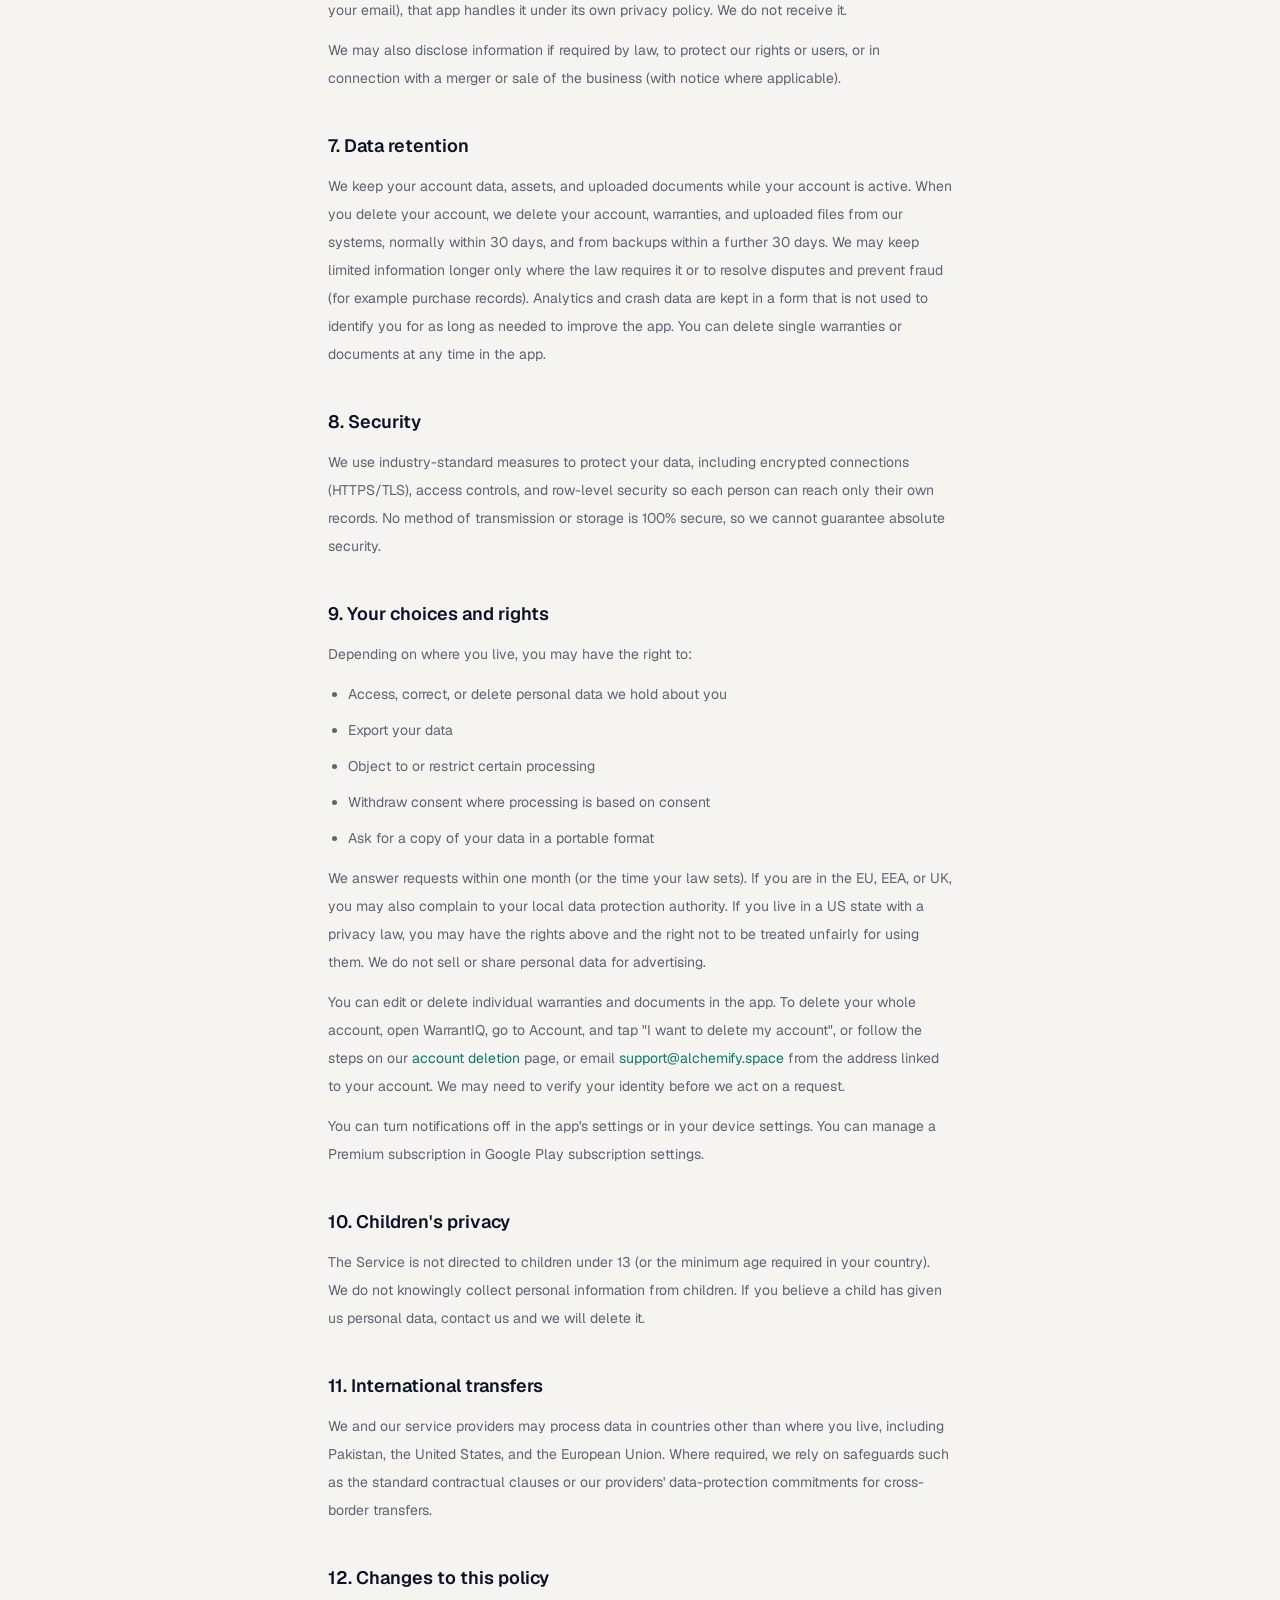
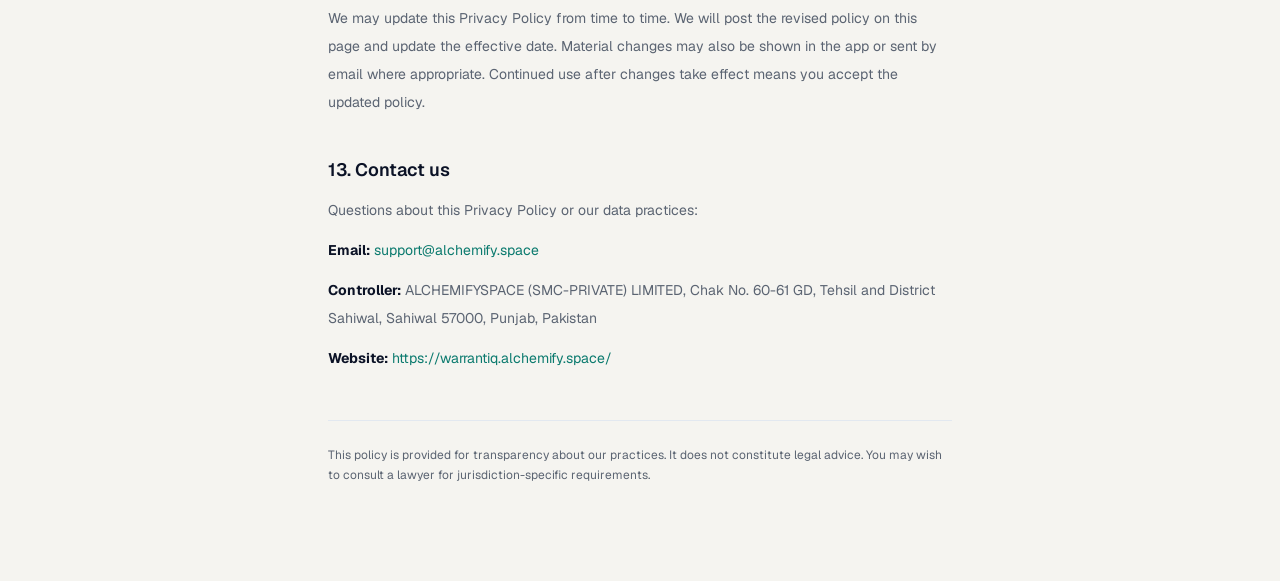
<file: privacy/index.html>
<!DOCTYPE html><html lang="en" class="geist_59eeef39-module__8cicma__variable instrumentserif_e19cda52-module__eKWAyW__variable"><head><meta charSet="utf-8"/><meta name="viewport" content="width=device-width, initial-scale=1"/><link rel="preload" href="/_next/static/media/Geist-s.p.0g01a3qrdkj5_.ttf" as="font" crossorigin="" type="font/ttf"/><link rel="preload" href="/_next/static/media/InstrumentSerif_Regular-s.p.3uox2wk93mn7l.ttf" as="font" crossorigin="" type="font/ttf"/><link rel="stylesheet" href="/_next/static/chunks/3x_cao0cy5jks.css" data-precedence="next"/><link rel="preload" as="script" fetchPriority="low" href="/_next/static/chunks/11i__-_rzctlf.js"/><script src="/_next/static/chunks/35v-h0z1o4lok.js" async=""></script><script src="/_next/static/chunks/1ejco-ufyztah.js" async=""></script><script src="/_next/static/chunks/1go-d0-019g7x.js" async=""></script><script src="/_next/static/chunks/turbopack-182cm9vbs6dp_.js" async=""></script><script src="/_next/static/chunks/2qtzg_fvloncq.js" async=""></script><script src="/_next/static/chunks/1wh7buwt_psrh.js" async=""></script><script src="/_next/static/chunks/032nlelgkxj0d.js" async=""></script><meta name="next-size-adjust" content=""/><meta name="theme-color" content="#f5f4f0"/><title>Privacy policy · WarrantIQ</title><meta name="description" content="How WarrantIQ collects, uses, stores, and protects your personal information."/><meta property="og:title" content="WarrantIQ — every warranty, never expired"/><meta property="og:description" content="Scan once. Track warranties. Get reminded before they expire."/><meta property="og:url" content="https://warrantiq.alchemify.space/"/><meta property="og:site_name" content="WarrantIQ"/><meta property="og:image" content="https://warrantiq.alchemify.space/og.png"/><meta property="og:image:width" content="1024"/><meta property="og:image:height" content="500"/><meta property="og:image:alt" content="WarrantIQ app"/><meta property="og:type" content="website"/><meta name="twitter:card" content="summary_large_image"/><meta name="twitter:title" content="WarrantIQ — every warranty, never expired"/><meta name="twitter:description" content="Scan once. Track warranties. Get reminded before they expire."/><meta name="twitter:image" content="https://warrantiq.alchemify.space/og.png"/><link rel="icon" href="/icon.png"/><link rel="apple-touch-icon" href="/icon.png"/><script src="/_next/static/chunks/0cz1d0mv5g_q7.js" noModule=""></script></head><body class="min-h-screen antialiased" style="font-family:var(--font-sans), system-ui, sans-serif"><div hidden=""><!--$--><!--/$--></div><article class="mx-auto max-w-2xl px-6 py-16 pb-24"><a class="text-sm text-[var(--teal)] hover:underline" href="/">← WarrantIQ</a><h1 class="mt-6 text-3xl font-semibold tracking-tight">Privacy policy</h1><p class="mt-2 text-sm text-[var(--muted)]">Effective date: <!-- -->November 13, 2026</p><div class="mt-8 space-y-3 text-sm leading-7 text-[var(--muted)]"><p>This Privacy Policy describes how <strong class="text-[var(--ink)]">ALCHEMIFYSPACE (SMC-PRIVATE) LIMITED</strong>, trading as Alchemify (&quot;we,&quot; &quot;us,&quot; or &quot;our&quot;) collects, uses, and shares information when you use the <strong class="text-[var(--ink)]">WarrantIQ</strong> <!-- -->mobile application, our website at<!-- --> <a href="https://warrantiq.alchemify.space/" class="text-[var(--teal)] hover:underline">warrantiq.alchemify.space</a>, and related services (collectively, the &quot;Service&quot;).</p><p>By creating an account or using the Service, you agree to this Privacy Policy. If you do not agree, please do not use the Service. Our<!-- --> <a class="text-[var(--teal)] hover:underline" href="/terms/">Terms of use</a> <!-- -->also apply.</p></div><section class="mt-10"><h2 class="text-lg font-semibold text-[var(--ink)]">1. Who we are</h2><div class="mt-3 space-y-3 text-sm leading-7 text-[var(--muted)]"><p>WarrantIQ is a warranty-tracking product operated by <!-- -->ALCHEMIFYSPACE (SMC-PRIVATE) LIMITED<!-- -->, a company registered in Pakistan (SECP no. 0357394), with its registered office at <!-- -->Chak No. 60-61 GD, Tehsil and District Sahiwal, Sahiwal 57000, Punjab, Pakistan<!-- -->. We are the &quot;controller&quot; of your personal data. For privacy questions or requests, contact us at<!-- --> <a href="mailto:support@alchemify.space" class="text-[var(--teal)] hover:underline">support@alchemify.space</a>.</p></div></section><section class="mt-10"><h2 class="text-lg font-semibold text-[var(--ink)]">2. Information we collect</h2><div class="mt-3 space-y-3 text-sm leading-7 text-[var(--muted)]"><p><strong class="text-[var(--ink)]">Account information.</strong> When you register, we collect your email address, your name if you give it, and your sign-in credentials. Passwords are handled by our authentication provider and are not stored in plain text by us. If you choose to sign in with Google, we receive the basic profile details Google shares with us (your name and email address).</p><p><strong class="text-[var(--ink)]">Warranty and asset data.</strong> <!-- -->Information you enter or generate in the app, such as product names, brands, categories, purchase dates, warranty end dates, serial numbers, and notes.</p><p><strong class="text-[var(--ink)]">Photos and documents.</strong> <!-- -->Images and PDFs you capture, choose, or share into WarrantIQ from another app (for example a receipt sent from WhatsApp, an appliance label, or a warranty card). They are stored in your private receipt vault, and photos can be used for optional AI-assisted field extraction.</p><p><strong class="text-[var(--ink)]">Subscription and purchase data.</strong> <!-- -->If you subscribe to WarrantIQ Premium, payment is processed by Google Play. We receive subscription status and entitlement information through our billing partner (RevenueCat) so we can unlock Premium features. We do not receive or store your full payment card number.</p><p><strong class="text-[var(--ink)]">Device and app information.</strong> <!-- -->To send notifications and keep the app working, we store a push notification token, a device identifier, your device model and operating system, the app version, and the date you last used the app.</p><p><strong class="text-[var(--ink)]">Usage and diagnostics.</strong> <!-- -->We collect product analytics (such as which features are used) through Mixpanel and, in production builds, crash and error reports through Sentry, to improve reliability and performance.</p><p><strong class="text-[var(--ink)]">Device permissions.</strong> With your permission, the app may use your camera (to scan receipts, labels and barcodes), your photos or files (to attach documents), and notifications (to remind you before warranties expire). You can turn each one off in your device settings.</p><p><strong class="text-[var(--ink)]">Website.</strong> This marketing site is static and does not use advertising cookies or account login. Our hosting provider may process standard server logs (such as IP address and browser type) for security and delivery.</p></div></section><section class="mt-10"><h2 class="text-lg font-semibold text-[var(--ink)]">3. What stays on your device</h2><div class="mt-3 space-y-3 text-sm leading-7 text-[var(--muted)]"><p>Some features work on your phone and do not send data to us:</p><ul class="list-disc space-y-2 pl-5"><li><strong class="text-[var(--ink)]">Reminders.</strong> Expiry reminders (30, 7 and 1 day before cover ends) are scheduled on your phone from the dates you saved.</li><li><strong class="text-[var(--ink)]">Barcode scanning.</strong> <!-- -->Barcodes are read on your device. The camera picture is not sent to us.</li><li><strong class="text-[var(--ink)]">Home-screen widget.</strong> <!-- -->The widget shows the name and expiry date of your next warranty on your home screen. Anyone who can see your phone screen can see it. You can remove the widget at any time.</li><li><strong class="text-[var(--ink)]">Claim messages and support contacts.</strong> <!-- -->When you make a claim, the app writes a message from your warranty details and opens WhatsApp, your email app, or your phone app for you to send it. A support contact you type for a brand is saved only on your phone.</li><li><strong class="text-[var(--ink)]">Proof-of-purchase PDFs and backup files.</strong> <!-- -->These files are created on your device. You decide whether to share or save them, and where. We do not receive them. A backup file contains your warranty details but not your receipts and documents.</li></ul></div></section><section class="mt-10"><h2 class="text-lg font-semibold text-[var(--ink)]">4. How we use your information</h2><div class="mt-3 space-y-3 text-sm leading-7 text-[var(--muted)]"><p>We use the information we collect to:</p><ul class="list-disc space-y-2 pl-5"><li>Provide, maintain, and improve the Service</li><li>Store your assets, documents, and reminders securely</li><li>Extract warranty-related fields from images when you use AI scan features</li><li>Show reminders and send notifications before warranty expiry</li><li>Process subscriptions and enforce free-plan limits</li><li>Understand usage patterns and fix bugs</li><li>Respond to support requests and meet legal obligations</li></ul><p>We do not sell your personal information. We do not use it for advertising, and we do not make decisions about you by automated means that have legal or similarly significant effects.</p><p><strong class="text-[var(--ink)]">Why we may process it (legal bases).</strong> <!-- -->Where laws such as the GDPR apply: to run your account, store your data, and provide Premium we rely on performing our contract with you; to keep the Service secure, fix bugs, and understand usage we rely on our legitimate interests; to send notifications and use your camera or files we rely on your permission, which you can withdraw in your device settings; and to keep records or answer legal requests we rely on a legal obligation.</p></div></section><section class="mt-10"><h2 class="text-lg font-semibold text-[var(--ink)]">5. AI processing</h2><div class="mt-3 space-y-3 text-sm leading-7 text-[var(--muted)]"><p>When you use AI scan, the receipt or label image is sent to a third-party AI provider (through OpenRouter) to suggest the product name, dates, warranty term, and serial number. You can review and edit every field before saving. Results can be wrong, so please check them. Do not scan images that contain information you do not want processed for this purpose.</p></div></section><section class="mt-10"><h2 class="text-lg font-semibold text-[var(--ink)]">6. How we share information</h2><div class="mt-3 space-y-3 text-sm leading-7 text-[var(--muted)]"><p>We share information only with service providers that help us operate the Service, under terms that require them to protect your data. These include:</p><ul class="list-disc space-y-2 pl-5"><li><strong class="text-[var(--ink)]">Supabase</strong> — sign-in, database, and private file storage</li><li><strong class="text-[var(--ink)]">OpenRouter</strong> — AI vision processing for scan features</li><li><strong class="text-[var(--ink)]">Google Play &amp; RevenueCat</strong> <!-- -->— in-app purchases and subscription status</li><li><strong class="text-[var(--ink)]">Google</strong> — optional sign-in with Google</li><li><strong class="text-[var(--ink)]">Google Firebase</strong> — push notifications and remote configuration</li><li><strong class="text-[var(--ink)]">Mixpanel</strong> — product analytics</li><li><strong class="text-[var(--ink)]">Sentry</strong> — crash and error reports</li></ul><p>When you send a claim message, a PDF, or a backup file to another app (such as WhatsApp or your email), that app handles it under its own privacy policy. We do not receive it.</p><p>We may also disclose information if required by law, to protect our rights or users, or in connection with a merger or sale of the business (with notice where applicable).</p></div></section><section class="mt-10"><h2 class="text-lg font-semibold text-[var(--ink)]">7. Data retention</h2><div class="mt-3 space-y-3 text-sm leading-7 text-[var(--muted)]"><p>We keep your account data, assets, and uploaded documents while your account is active. When you delete your account, we delete your account, warranties, and uploaded files from our systems, normally within 30 days, and from backups within a further 30 days. We may keep limited information longer only where the law requires it or to resolve disputes and prevent fraud (for example purchase records). Analytics and crash data are kept in a form that is not used to identify you for as long as needed to improve the app. You can delete single warranties or documents at any time in the app.</p></div></section><section class="mt-10"><h2 class="text-lg font-semibold text-[var(--ink)]">8. Security</h2><div class="mt-3 space-y-3 text-sm leading-7 text-[var(--muted)]"><p>We use industry-standard measures to protect your data, including encrypted connections (HTTPS/TLS), access controls, and row-level security so each person can reach only their own records. No method of transmission or storage is 100% secure, so we cannot guarantee absolute security.</p></div></section><section class="mt-10"><h2 class="text-lg font-semibold text-[var(--ink)]">9. Your choices and rights</h2><div class="mt-3 space-y-3 text-sm leading-7 text-[var(--muted)]"><p>Depending on where you live, you may have the right to:</p><ul class="list-disc space-y-2 pl-5"><li>Access, correct, or delete personal data we hold about you</li><li>Export your data</li><li>Object to or restrict certain processing</li><li>Withdraw consent where processing is based on consent</li><li>Ask for a copy of your data in a portable format</li></ul><p>We answer requests within one month (or the time your law sets). If you are in the EU, EEA, or UK, you may also complain to your local data protection authority. If you live in a US state with a privacy law, you may have the rights above and the right not to be treated unfairly for using them. We do not sell or share personal data for advertising.</p><p>You can edit or delete individual warranties and documents in the app. To delete your whole account, open WarrantIQ, go to Account, and tap &quot;I want to delete my account&quot;, or follow the steps on our<!-- --> <a class="text-[var(--teal)] hover:underline" href="/delete-account/">account deletion</a> <!-- -->page, or email<!-- --> <a href="mailto:support@alchemify.space" class="text-[var(--teal)] hover:underline">support@alchemify.space</a> <!-- -->from the address linked to your account. We may need to verify your identity before we act on a request.</p><p>You can turn notifications off in the app&#x27;s settings or in your device settings. You can manage a Premium subscription in Google Play subscription settings.</p></div></section><section class="mt-10"><h2 class="text-lg font-semibold text-[var(--ink)]">10. Children&#x27;s privacy</h2><div class="mt-3 space-y-3 text-sm leading-7 text-[var(--muted)]"><p>The Service is not directed to children under 13 (or the minimum age required in your country). We do not knowingly collect personal information from children. If you believe a child has given us personal data, contact us and we will delete it.</p></div></section><section class="mt-10"><h2 class="text-lg font-semibold text-[var(--ink)]">11. International transfers</h2><div class="mt-3 space-y-3 text-sm leading-7 text-[var(--muted)]"><p>We and our service providers may process data in countries other than where you live, including Pakistan, the United States, and the European Union. Where required, we rely on safeguards such as the standard contractual clauses or our providers&#x27; data-protection commitments for cross-border transfers.</p></div></section><section class="mt-10"><h2 class="text-lg font-semibold text-[var(--ink)]">12. Changes to this policy</h2><div class="mt-3 space-y-3 text-sm leading-7 text-[var(--muted)]"><p>We may update this Privacy Policy from time to time. We will post the revised policy on this page and update the effective date. Material changes may also be shown in the app or sent by email where appropriate. Continued use after changes take effect means you accept the updated policy.</p></div></section><section class="mt-10"><h2 class="text-lg font-semibold text-[var(--ink)]">13. Contact us</h2><div class="mt-3 space-y-3 text-sm leading-7 text-[var(--muted)]"><p>Questions about this Privacy Policy or our data practices:</p><p><strong class="text-[var(--ink)]">Email:</strong> <a href="mailto:support@alchemify.space" class="text-[var(--teal)] hover:underline">support@alchemify.space</a></p><p><strong class="text-[var(--ink)]">Controller:</strong> <!-- -->ALCHEMIFYSPACE (SMC-PRIVATE) LIMITED<!-- -->,<!-- --> <!-- -->Chak No. 60-61 GD, Tehsil and District Sahiwal, Sahiwal 57000, Punjab, Pakistan</p><p><strong class="text-[var(--ink)]">Website:</strong> <a href="https://warrantiq.alchemify.space/" class="text-[var(--teal)] hover:underline">https://warrantiq.alchemify.space/</a></p></div></section><p class="mt-12 border-t border-slate-200 pt-6 text-xs leading-5 text-[var(--muted)]">This policy is provided for transparency about our practices. It does not constitute legal advice. You may wish to consult a lawyer for jurisdiction-specific requirements.</p></article><!--$--><!--/$--><script src="/_next/static/chunks/11i__-_rzctlf.js" id="_R_" async=""></script><script>(self.__next_f=self.__next_f||[]).push([0])</script><script>self.__next_f.push([1,"1:\"$Sreact.fragment\"\n2:I[73921,[\"/_next/static/chunks/2qtzg_fvloncq.js\",\"/_next/static/chunks/1wh7buwt_psrh.js\"],\"default\"]\n3:I[59787,[\"/_next/static/chunks/2qtzg_fvloncq.js\",\"/_next/static/chunks/1wh7buwt_psrh.js\"],\"default\"]\n4:I[39079,[\"/_next/static/chunks/2qtzg_fvloncq.js\",\"/_next/static/chunks/1wh7buwt_psrh.js\",\"/_next/static/chunks/032nlelgkxj0d.js\"],\"\"]\n17:I[14040,[\"/_next/static/chunks/2qtzg_fvloncq.js\",\"/_next/static/chunks/1wh7buwt_psrh.js\"],\"default\",1]\n:HL[\"/_next/static/chunks/3x_cao0cy5jks.css\",\"style\"]\n:HL[\"/_next/static/media/Geist-s.p.0g01a3qrdkj5_.ttf\",\"font\",{\"crossOrigin\":\"\",\"type\":\"font/ttf\"}]\n:HL[\"/_next/static/media/InstrumentSerif_Regular-s.p.3uox2wk93mn7l.ttf\",\"font\",{\"crossOrigin\":\"\",\"type\":\"font/ttf\"}]\n"])</script><script>self.__next_f.push([1,"0:{\"P\":null,\"c\":[\"\",\"privacy\",\"\"],\"q\":\"\",\"i\":false,\"f\":[[[\"\",{\"children\":[\"privacy\",{\"children\":[\"__PAGE__\",{}]}]},\"$undefined\",\"$undefined\",16],[[\"$\",\"$1\",\"c\",{\"children\":[[[\"$\",\"link\",\"0\",{\"rel\":\"stylesheet\",\"href\":\"/_next/static/chunks/3x_cao0cy5jks.css\",\"precedence\":\"next\",\"crossOrigin\":\"$undefined\",\"nonce\":\"$undefined\"}],[\"$\",\"script\",\"script-0\",{\"src\":\"/_next/static/chunks/2qtzg_fvloncq.js\",\"async\":true,\"nonce\":\"$undefined\"}],[\"$\",\"script\",\"script-1\",{\"src\":\"/_next/static/chunks/1wh7buwt_psrh.js\",\"async\":true,\"nonce\":\"$undefined\"}]],[\"$\",\"html\",null,{\"lang\":\"en\",\"className\":\"geist_59eeef39-module__8cicma__variable instrumentserif_e19cda52-module__eKWAyW__variable\",\"children\":[\"$\",\"body\",null,{\"className\":\"min-h-screen antialiased\",\"style\":{\"fontFamily\":\"var(--font-sans), system-ui, sans-serif\"},\"children\":[\"$\",\"$L2\",null,{\"parallelRouterKey\":\"children\",\"error\":\"$undefined\",\"errorStyles\":\"$undefined\",\"errorScripts\":\"$undefined\",\"template\":[\"$\",\"$L3\",null,{}],\"templateStyles\":\"$undefined\",\"templateScripts\":\"$undefined\",\"notFound\":[[[\"$\",\"title\",null,{\"children\":\"404: This page could not be found.\"}],[\"$\",\"div\",null,{\"style\":{\"fontFamily\":\"system-ui,\\\"Segoe UI\\\",Roboto,Helvetica,Arial,sans-serif,\\\"Apple Color Emoji\\\",\\\"Segoe UI Emoji\\\"\",\"height\":\"100vh\",\"textAlign\":\"center\",\"display\":\"flex\",\"flexDirection\":\"column\",\"alignItems\":\"center\",\"justifyContent\":\"center\"},\"children\":[\"$\",\"div\",null,{\"children\":[[\"$\",\"style\",null,{\"dangerouslySetInnerHTML\":{\"__html\":\"body{color:#000;background:#fff;margin:0}.next-error-h1{border-right:1px solid rgba(0,0,0,.3)}@media (prefers-color-scheme:dark){body{color:#fff;background:#000}.next-error-h1{border-right:1px solid rgba(255,255,255,.3)}}\"}}],[\"$\",\"h1\",null,{\"className\":\"next-error-h1\",\"style\":{\"display\":\"inline-block\",\"margin\":\"0 20px 0 0\",\"padding\":\"0 23px 0 0\",\"fontSize\":24,\"fontWeight\":500,\"verticalAlign\":\"top\",\"lineHeight\":\"49px\"},\"children\":404}],[\"$\",\"div\",null,{\"style\":{\"display\":\"inline-block\"},\"children\":[\"$\",\"h2\",null,{\"style\":{\"fontSize\":14,\"fontWeight\":400,\"lineHeight\":\"49px\",\"margin\":0},\"children\":\"This page could not be found.\"}]}]]}]}]],[]],\"forbidden\":\"$undefined\",\"unauthorized\":\"$undefined\"}]}]}]]}],{\"children\":[[\"$\",\"$1\",\"c\",{\"children\":[null,[\"$\",\"$L2\",null,{\"parallelRouterKey\":\"children\",\"error\":\"$undefined\",\"errorStyles\":\"$undefined\",\"errorScripts\":\"$undefined\",\"template\":[\"$\",\"$L3\",null,{}],\"templateStyles\":\"$undefined\",\"templateScripts\":\"$undefined\",\"notFound\":\"$undefined\",\"forbidden\":\"$undefined\",\"unauthorized\":\"$undefined\"}]]}],{\"children\":[[\"$\",\"$1\",\"c\",{\"children\":[[\"$\",\"article\",null,{\"className\":\"mx-auto max-w-2xl px-6 py-16 pb-24\",\"children\":[[\"$\",\"$L4\",null,{\"href\":\"/\",\"className\":\"text-sm text-[var(--teal)] hover:underline\",\"children\":\"← WarrantIQ\"}],[\"$\",\"h1\",null,{\"className\":\"mt-6 text-3xl font-semibold tracking-tight\",\"children\":\"Privacy policy\"}],[\"$\",\"p\",null,{\"className\":\"mt-2 text-sm text-[var(--muted)]\",\"children\":[\"Effective date: \",\"November 13, 2026\"]}],[\"$\",\"div\",null,{\"className\":\"mt-8 space-y-3 text-sm leading-7 text-[var(--muted)]\",\"children\":[[\"$\",\"p\",null,{\"children\":[\"This Privacy Policy describes how \",[\"$\",\"strong\",null,{\"className\":\"text-[var(--ink)]\",\"children\":\"ALCHEMIFYSPACE (SMC-PRIVATE) LIMITED\"}],\", trading as Alchemify (\\\"we,\\\" \\\"us,\\\" or \\\"our\\\") collects, uses, and shares information when you use the \",[\"$\",\"strong\",null,{\"className\":\"text-[var(--ink)]\",\"children\":\"WarrantIQ\"}],\" \",\"mobile application, our website at\",\" \",[\"$\",\"a\",null,{\"href\":\"https://warrantiq.alchemify.space/\",\"className\":\"text-[var(--teal)] hover:underline\",\"children\":\"warrantiq.alchemify.space\"}],\", and related services (collectively, the \\\"Service\\\").\"]}],[\"$\",\"p\",null,{\"children\":[\"By creating an account or using the Service, you agree to this Privacy Policy. If you do not agree, please do not use the Service. Our\",\" \",[\"$\",\"$L4\",null,{\"href\":\"/terms/\",\"className\":\"text-[var(--teal)] hover:underline\",\"children\":\"Terms of use\"}],\" \",\"also apply.\"]}]]}],[\"$\",\"section\",null,{\"className\":\"mt-10\",\"children\":[[\"$\",\"h2\",null,{\"className\":\"text-lg font-semibold text-[var(--ink)]\",\"children\":\"1. Who we are\"}],[\"$\",\"div\",null,{\"className\":\"mt-3 space-y-3 text-sm leading-7 text-[var(--muted)]\",\"children\":[\"$\",\"p\",null,{\"children\":[\"WarrantIQ is a warranty-tracking product operated by \",\"ALCHEMIFYSPACE (SMC-PRIVATE) LIMITED\",\", a company registered in Pakistan (SECP no. 0357394), with its registered office at \",\"Chak No. 60-61 GD, Tehsil and District Sahiwal, Sahiwal 57000, Punjab, Pakistan\",\". We are the \\\"controller\\\" of your personal data. For privacy questions or requests, contact us at\",\" \",\"$L5\",\".\"]}]}]]}],\"$L6\",\"$L7\",\"$L8\",\"$L9\",\"$La\",\"$Lb\",\"$Lc\",\"$Ld\",\"$Le\",\"$Lf\",\"$L10\",\"$L11\",\"$L12\"]}],[\"$L13\"],\"$L14\"]}],{},null,false,null]},null,false,\"$@15\"]},null,false,null],\"$L16\",false]],\"m\":\"$undefined\",\"G\":[\"$17\",[\"$L18\"]],\"S\":true,\"h\":null,\"s\":\"$undefined\",\"l\":\"$undefined\",\"p\":\"$undefined\",\"d\":\"$undefined\",\"b\":\"B5KBQMnoMNBM463QB9PQt\"}\n"])</script><script>self.__next_f.push([1,"19:I[97940,[\"/_next/static/chunks/2qtzg_fvloncq.js\",\"/_next/static/chunks/1wh7buwt_psrh.js\"],\"OutletBoundary\"]\n1a:\"$Sreact.suspense\"\n1d:I[97940,[\"/_next/static/chunks/2qtzg_fvloncq.js\",\"/_next/static/chunks/1wh7buwt_psrh.js\"],\"ViewportBoundary\"]\n1f:I[97940,[\"/_next/static/chunks/2qtzg_fvloncq.js\",\"/_next/static/chunks/1wh7buwt_psrh.js\"],\"MetadataBoundary\"]\n5:[\"$\",\"a\",null,{\"href\":\"mailto:support@alchemify.space\",\"className\":\"text-[var(--teal)] hover:underline\",\"children\":\"support@alchemify.space\"}]\n"])</script><script>self.__next_f.push([1,"6:[\"$\",\"section\",null,{\"className\":\"mt-10\",\"children\":[[\"$\",\"h2\",null,{\"className\":\"text-lg font-semibold text-[var(--ink)]\",\"children\":\"2. Information we collect\"}],[\"$\",\"div\",null,{\"className\":\"mt-3 space-y-3 text-sm leading-7 text-[var(--muted)]\",\"children\":[[\"$\",\"p\",null,{\"children\":[[\"$\",\"strong\",null,{\"className\":\"text-[var(--ink)]\",\"children\":\"Account information.\"}],\" When you register, we collect your email address, your name if you give it, and your sign-in credentials. Passwords are handled by our authentication provider and are not stored in plain text by us. If you choose to sign in with Google, we receive the basic profile details Google shares with us (your name and email address).\"]}],[\"$\",\"p\",null,{\"children\":[[\"$\",\"strong\",null,{\"className\":\"text-[var(--ink)]\",\"children\":\"Warranty and asset data.\"}],\" \",\"Information you enter or generate in the app, such as product names, brands, categories, purchase dates, warranty end dates, serial numbers, and notes.\"]}],[\"$\",\"p\",null,{\"children\":[[\"$\",\"strong\",null,{\"className\":\"text-[var(--ink)]\",\"children\":\"Photos and documents.\"}],\" \",\"Images and PDFs you capture, choose, or share into WarrantIQ from another app (for example a receipt sent from WhatsApp, an appliance label, or a warranty card). They are stored in your private receipt vault, and photos can be used for optional AI-assisted field extraction.\"]}],[\"$\",\"p\",null,{\"children\":[[\"$\",\"strong\",null,{\"className\":\"text-[var(--ink)]\",\"children\":\"Subscription and purchase data.\"}],\" \",\"If you subscribe to WarrantIQ Premium, payment is processed by Google Play. We receive subscription status and entitlement information through our billing partner (RevenueCat) so we can unlock Premium features. We do not receive or store your full payment card number.\"]}],[\"$\",\"p\",null,{\"children\":[[\"$\",\"strong\",null,{\"className\":\"text-[var(--ink)]\",\"children\":\"Device and app information.\"}],\" \",\"To send notifications and keep the app working, we store a push notification token, a device identifier, your device model and operating system, the app version, and the date you last used the app.\"]}],[\"$\",\"p\",null,{\"children\":[[\"$\",\"strong\",null,{\"className\":\"text-[var(--ink)]\",\"children\":\"Usage and diagnostics.\"}],\" \",\"We collect product analytics (such as which features are used) through Mixpanel and, in production builds, crash and error reports through Sentry, to improve reliability and performance.\"]}],[\"$\",\"p\",null,{\"children\":[[\"$\",\"strong\",null,{\"className\":\"text-[var(--ink)]\",\"children\":\"Device permissions.\"}],\" With your permission, the app may use your camera (to scan receipts, labels and barcodes), your photos or files (to attach documents), and notifications (to remind you before warranties expire). You can turn each one off in your device settings.\"]}],[\"$\",\"p\",null,{\"children\":[[\"$\",\"strong\",null,{\"className\":\"text-[var(--ink)]\",\"children\":\"Website.\"}],\" This marketing site is static and does not use advertising cookies or account login. Our hosting provider may process standard server logs (such as IP address and browser type) for security and delivery.\"]}]]}]]}]\n"])</script><script>self.__next_f.push([1,"7:[\"$\",\"section\",null,{\"className\":\"mt-10\",\"children\":[[\"$\",\"h2\",null,{\"className\":\"text-lg font-semibold text-[var(--ink)]\",\"children\":\"3. What stays on your device\"}],[\"$\",\"div\",null,{\"className\":\"mt-3 space-y-3 text-sm leading-7 text-[var(--muted)]\",\"children\":[[\"$\",\"p\",null,{\"children\":\"Some features work on your phone and do not send data to us:\"}],[\"$\",\"ul\",null,{\"className\":\"list-disc space-y-2 pl-5\",\"children\":[[\"$\",\"li\",null,{\"children\":[[\"$\",\"strong\",null,{\"className\":\"text-[var(--ink)]\",\"children\":\"Reminders.\"}],\" Expiry reminders (30, 7 and 1 day before cover ends) are scheduled on your phone from the dates you saved.\"]}],[\"$\",\"li\",null,{\"children\":[[\"$\",\"strong\",null,{\"className\":\"text-[var(--ink)]\",\"children\":\"Barcode scanning.\"}],\" \",\"Barcodes are read on your device. The camera picture is not sent to us.\"]}],[\"$\",\"li\",null,{\"children\":[[\"$\",\"strong\",null,{\"className\":\"text-[var(--ink)]\",\"children\":\"Home-screen widget.\"}],\" \",\"The widget shows the name and expiry date of your next warranty on your home screen. Anyone who can see your phone screen can see it. You can remove the widget at any time.\"]}],[\"$\",\"li\",null,{\"children\":[[\"$\",\"strong\",null,{\"className\":\"text-[var(--ink)]\",\"children\":\"Claim messages and support contacts.\"}],\" \",\"When you make a claim, the app writes a message from your warranty details and opens WhatsApp, your email app, or your phone app for you to send it. A support contact you type for a brand is saved only on your phone.\"]}],[\"$\",\"li\",null,{\"children\":[[\"$\",\"strong\",null,{\"className\":\"text-[var(--ink)]\",\"children\":\"Proof-of-purchase PDFs and backup files.\"}],\" \",\"These files are created on your device. You decide whether to share or save them, and where. We do not receive them. A backup file contains your warranty details but not your receipts and documents.\"]}]]}]]}]]}]\n"])</script><script>self.__next_f.push([1,"8:[\"$\",\"section\",null,{\"className\":\"mt-10\",\"children\":[[\"$\",\"h2\",null,{\"className\":\"text-lg font-semibold text-[var(--ink)]\",\"children\":\"4. How we use your information\"}],[\"$\",\"div\",null,{\"className\":\"mt-3 space-y-3 text-sm leading-7 text-[var(--muted)]\",\"children\":[[\"$\",\"p\",null,{\"children\":\"We use the information we collect to:\"}],[\"$\",\"ul\",null,{\"className\":\"list-disc space-y-2 pl-5\",\"children\":[[\"$\",\"li\",null,{\"children\":\"Provide, maintain, and improve the Service\"}],[\"$\",\"li\",null,{\"children\":\"Store your assets, documents, and reminders securely\"}],[\"$\",\"li\",null,{\"children\":\"Extract warranty-related fields from images when you use AI scan features\"}],[\"$\",\"li\",null,{\"children\":\"Show reminders and send notifications before warranty expiry\"}],[\"$\",\"li\",null,{\"children\":\"Process subscriptions and enforce free-plan limits\"}],[\"$\",\"li\",null,{\"children\":\"Understand usage patterns and fix bugs\"}],[\"$\",\"li\",null,{\"children\":\"Respond to support requests and meet legal obligations\"}]]}],[\"$\",\"p\",null,{\"children\":\"We do not sell your personal information. We do not use it for advertising, and we do not make decisions about you by automated means that have legal or similarly significant effects.\"}],[\"$\",\"p\",null,{\"children\":[[\"$\",\"strong\",null,{\"className\":\"text-[var(--ink)]\",\"children\":\"Why we may process it (legal bases).\"}],\" \",\"Where laws such as the GDPR apply: to run your account, store your data, and provide Premium we rely on performing our contract with you; to keep the Service secure, fix bugs, and understand usage we rely on our legitimate interests; to send notifications and use your camera or files we rely on your permission, which you can withdraw in your device settings; and to keep records or answer legal requests we rely on a legal obligation.\"]}]]}]]}]\n"])</script><script>self.__next_f.push([1,"9:[\"$\",\"section\",null,{\"className\":\"mt-10\",\"children\":[[\"$\",\"h2\",null,{\"className\":\"text-lg font-semibold text-[var(--ink)]\",\"children\":\"5. AI processing\"}],[\"$\",\"div\",null,{\"className\":\"mt-3 space-y-3 text-sm leading-7 text-[var(--muted)]\",\"children\":[\"$\",\"p\",null,{\"children\":\"When you use AI scan, the receipt or label image is sent to a third-party AI provider (through OpenRouter) to suggest the product name, dates, warranty term, and serial number. You can review and edit every field before saving. Results can be wrong, so please check them. Do not scan images that contain information you do not want processed for this purpose.\"}]}]]}]\n"])</script><script>self.__next_f.push([1,"a:[\"$\",\"section\",null,{\"className\":\"mt-10\",\"children\":[[\"$\",\"h2\",null,{\"className\":\"text-lg font-semibold text-[var(--ink)]\",\"children\":\"6. How we share information\"}],[\"$\",\"div\",null,{\"className\":\"mt-3 space-y-3 text-sm leading-7 text-[var(--muted)]\",\"children\":[[\"$\",\"p\",null,{\"children\":\"We share information only with service providers that help us operate the Service, under terms that require them to protect your data. These include:\"}],[\"$\",\"ul\",null,{\"className\":\"list-disc space-y-2 pl-5\",\"children\":[[\"$\",\"li\",null,{\"children\":[[\"$\",\"strong\",null,{\"className\":\"text-[var(--ink)]\",\"children\":\"Supabase\"}],\" — sign-in, database, and private file storage\"]}],[\"$\",\"li\",null,{\"children\":[[\"$\",\"strong\",null,{\"className\":\"text-[var(--ink)]\",\"children\":\"OpenRouter\"}],\" — AI vision processing for scan features\"]}],[\"$\",\"li\",null,{\"children\":[[\"$\",\"strong\",null,{\"className\":\"text-[var(--ink)]\",\"children\":\"Google Play \u0026 RevenueCat\"}],\" \",\"— in-app purchases and subscription status\"]}],[\"$\",\"li\",null,{\"children\":[[\"$\",\"strong\",null,{\"className\":\"text-[var(--ink)]\",\"children\":\"Google\"}],\" — optional sign-in with Google\"]}],[\"$\",\"li\",null,{\"children\":[[\"$\",\"strong\",null,{\"className\":\"text-[var(--ink)]\",\"children\":\"Google Firebase\"}],\" — push notifications and remote configuration\"]}],[\"$\",\"li\",null,{\"children\":[[\"$\",\"strong\",null,{\"className\":\"text-[var(--ink)]\",\"children\":\"Mixpanel\"}],\" — product analytics\"]}],[\"$\",\"li\",null,{\"children\":[[\"$\",\"strong\",null,{\"className\":\"text-[var(--ink)]\",\"children\":\"Sentry\"}],\" — crash and error reports\"]}]]}],[\"$\",\"p\",null,{\"children\":\"When you send a claim message, a PDF, or a backup file to another app (such as WhatsApp or your email), that app handles it under its own privacy policy. We do not receive it.\"}],[\"$\",\"p\",null,{\"children\":\"We may also disclose information if required by law, to protect our rights or users, or in connection with a merger or sale of the business (with notice where applicable).\"}]]}]]}]\n"])</script><script>self.__next_f.push([1,"b:[\"$\",\"section\",null,{\"className\":\"mt-10\",\"children\":[[\"$\",\"h2\",null,{\"className\":\"text-lg font-semibold text-[var(--ink)]\",\"children\":\"7. Data retention\"}],[\"$\",\"div\",null,{\"className\":\"mt-3 space-y-3 text-sm leading-7 text-[var(--muted)]\",\"children\":[\"$\",\"p\",null,{\"children\":\"We keep your account data, assets, and uploaded documents while your account is active. When you delete your account, we delete your account, warranties, and uploaded files from our systems, normally within 30 days, and from backups within a further 30 days. We may keep limited information longer only where the law requires it or to resolve disputes and prevent fraud (for example purchase records). Analytics and crash data are kept in a form that is not used to identify you for as long as needed to improve the app. You can delete single warranties or documents at any time in the app.\"}]}]]}]\nc:[\"$\",\"section\",null,{\"className\":\"mt-10\",\"children\":[[\"$\",\"h2\",null,{\"className\":\"text-lg font-semibold text-[var(--ink)]\",\"children\":\"8. Security\"}],[\"$\",\"div\",null,{\"className\":\"mt-3 space-y-3 text-sm leading-7 text-[var(--muted)]\",\"children\":[\"$\",\"p\",null,{\"children\":\"We use industry-standard measures to protect your data, including encrypted connections (HTTPS/TLS), access controls, and row-level security so each person can reach only their own records. No method of transmission or storage is 100% secure, so we cannot guarantee absolute security.\"}]}]]}]\n"])</script><script>self.__next_f.push([1,"d:[\"$\",\"section\",null,{\"className\":\"mt-10\",\"children\":[[\"$\",\"h2\",null,{\"className\":\"text-lg font-semibold text-[var(--ink)]\",\"children\":\"9. Your choices and rights\"}],[\"$\",\"div\",null,{\"className\":\"mt-3 space-y-3 text-sm leading-7 text-[var(--muted)]\",\"children\":[[\"$\",\"p\",null,{\"children\":\"Depending on where you live, you may have the right to:\"}],[\"$\",\"ul\",null,{\"className\":\"list-disc space-y-2 pl-5\",\"children\":[[\"$\",\"li\",null,{\"children\":\"Access, correct, or delete personal data we hold about you\"}],[\"$\",\"li\",null,{\"children\":\"Export your data\"}],[\"$\",\"li\",null,{\"children\":\"Object to or restrict certain processing\"}],[\"$\",\"li\",null,{\"children\":\"Withdraw consent where processing is based on consent\"}],[\"$\",\"li\",null,{\"children\":\"Ask for a copy of your data in a portable format\"}]]}],[\"$\",\"p\",null,{\"children\":\"We answer requests within one month (or the time your law sets). If you are in the EU, EEA, or UK, you may also complain to your local data protection authority. If you live in a US state with a privacy law, you may have the rights above and the right not to be treated unfairly for using them. We do not sell or share personal data for advertising.\"}],[\"$\",\"p\",null,{\"children\":[\"You can edit or delete individual warranties and documents in the app. To delete your whole account, open WarrantIQ, go to Account, and tap \\\"I want to delete my account\\\", or follow the steps on our\",\" \",[\"$\",\"$L4\",null,{\"href\":\"/delete-account/\",\"className\":\"text-[var(--teal)] hover:underline\",\"children\":\"account deletion\"}],\" \",\"page, or email\",\" \",[\"$\",\"a\",null,{\"href\":\"mailto:support@alchemify.space\",\"className\":\"text-[var(--teal)] hover:underline\",\"children\":\"support@alchemify.space\"}],\" \",\"from the address linked to your account. We may need to verify your identity before we act on a request.\"]}],[\"$\",\"p\",null,{\"children\":\"You can turn notifications off in the app's settings or in your device settings. You can manage a Premium subscription in Google Play subscription settings.\"}]]}]]}]\n"])</script><script>self.__next_f.push([1,"e:[\"$\",\"section\",null,{\"className\":\"mt-10\",\"children\":[[\"$\",\"h2\",null,{\"className\":\"text-lg font-semibold text-[var(--ink)]\",\"children\":\"10. Children's privacy\"}],[\"$\",\"div\",null,{\"className\":\"mt-3 space-y-3 text-sm leading-7 text-[var(--muted)]\",\"children\":[\"$\",\"p\",null,{\"children\":\"The Service is not directed to children under 13 (or the minimum age required in your country). We do not knowingly collect personal information from children. If you believe a child has given us personal data, contact us and we will delete it.\"}]}]]}]\nf:[\"$\",\"section\",null,{\"className\":\"mt-10\",\"children\":[[\"$\",\"h2\",null,{\"className\":\"text-lg font-semibold text-[var(--ink)]\",\"children\":\"11. International transfers\"}],[\"$\",\"div\",null,{\"className\":\"mt-3 space-y-3 text-sm leading-7 text-[var(--muted)]\",\"children\":[\"$\",\"p\",null,{\"children\":\"We and our service providers may process data in countries other than where you live, including Pakistan, the United States, and the European Union. Where required, we rely on safeguards such as the standard contractual clauses or our providers' data-protection commitments for cross-border transfers.\"}]}]]}]\n10:[\"$\",\"section\",null,{\"className\":\"mt-10\",\"children\":[[\"$\",\"h2\",null,{\"className\":\"text-lg font-semibold text-[var(--ink)]\",\"children\":\"12. Changes to this policy\"}],[\"$\",\"div\",null,{\"className\":\"mt-3 space-y-3 text-sm leading-7 text-[var(--muted)]\",\"children\":[\"$\",\"p\",null,{\"children\":\"We may update this Privacy Policy from time to time. We will post the revised policy on this page and update the effective date. Material changes may also be shown in the app or sent by email where appropriate. Continued use after changes take effect means you accept the updated policy.\"}]}]]}]\n11:[\"$\",\"section\",null,{\"className\":\"mt-10\",\"children\":[[\"$\",\"h2\",null,{\"className\":\"text-lg font-semibold text-[var(--ink)]\",\"children\":\"13. Contact us\"}],[\"$\",\"div\",null,{\"className\":\"mt-3 space-y-3 text-sm leading-7 text-[var(--muted)]\",\"children\":[[\"$\",\"p\",null,{\"children\":\"Questions about this Privacy Policy or our data practices:\"}],[\"$\",\"p\",null,{\"children\":[[\"$\",\"strong\",null,{\"className\":\"text-[var(--ink)]\",\"children\":\"Email:\"}],\" \",[\"$\",\"a\",null,{\"href\":\"mailto:support@alchemify.space\",\"className\":\"text-[var(--teal)] hover:underline\",\"children\":\"support@alchemify.space\"}]]}],[\"$\",\"p\",null,{\"children\":[[\"$\",\"strong\",null,{\"className\":\"text-[var(--ink)]\",\"children\":\"Controller:\"}],\" \",\"ALCHEMIFYSPACE (SMC-PRIVATE) LIMITED\",\",\",\" \",\"Chak No. 60-61 GD, Tehsil and District Sahiwal, Sahiwal 57000, Punjab, Pakistan\"]}],[\"$\",\"p\",null,{\"children\":[[\"$\",\"strong\",null,{\"className\":\"text-[var(--ink)]\",\"children\":\"Website:\"}],\" \",[\"$\",\"a\",null,{\"href\":\"https://warrantiq.alchemify.space/\",\"className\":\"text-[var(--teal)] hover:underline\",\"children\":\"https://warrantiq.alchemify.space/\"}]]}]]}]]}]\n12:[\"$\",\"p\",null,{\"className\":\"mt-12 border-t border-slate-200 pt-6 text-xs leading-5 text-[var(--muted)]\",\"children\":\"This policy is provided for transparency about our practices. It does not constitute legal advice. You may wish to consult a lawyer for jurisdiction-specific requirements.\"}]\n13:[\"$\",\"script\",\"script-0\",{\"src\":\"/_next/static/chunks/032nlelgkxj0d.js\",\"async\":true,\"nonce\":\"$undefined\"}]\n14:[\"$\",\"$L19\",null,{\"children\":[\"$\",\"$1a\",null,{\"name\":\"Next.MetadataOutlet\",\"children\":\"$@1b\"}]}]\n1c:[]\n15:\"$W1c\"\n16:[\"$\",\"$1\",\"h\",{\"children\":[null,[\"$\",\"$L1d\",null,{\"children\":\"$L1e\"}],[\"$\",\"div\",null,{\"hidden\":true,\"children\":[\"$\",\"$L1f\",null,{\"children\":[\"$\",\"$1a\",null,{\"name\":\"Next.Metadata\",\"children\":\"$L20\"}]}]}],[\"$\",\"meta\",null,{\"name\":\"next-size-adjust\",\"content\":\"\"}]]}]\n18:[\"$\",\"link\",\"0\",{\"rel\":\"stylesheet\",\"href\":\"/_next/static/chunks/3x_cao0cy5jks.css\",\"precedence\":\"next\",\"crossOrigin\":\"$undefined\",\"nonce\":\"$undefined\"}]\n"])</script><script>self.__next_f.push([1,"1e:[[\"$\",\"meta\",\"0\",{\"charSet\":\"utf-8\"}],[\"$\",\"meta\",\"1\",{\"name\":\"viewport\",\"content\":\"width=device-width, initial-scale=1\"}],[\"$\",\"meta\",\"2\",{\"name\":\"theme-color\",\"content\":\"#f5f4f0\"}]]\n"])</script><script>self.__next_f.push([1,"21:I[41150,[\"/_next/static/chunks/2qtzg_fvloncq.js\",\"/_next/static/chunks/1wh7buwt_psrh.js\"],\"IconMark\"]\n1b:null\n"])</script><script>self.__next_f.push([1,"20:[[\"$\",\"title\",\"0\",{\"children\":\"Privacy policy · WarrantIQ\"}],[\"$\",\"meta\",\"1\",{\"name\":\"description\",\"content\":\"How WarrantIQ collects, uses, stores, and protects your personal information.\"}],[\"$\",\"meta\",\"2\",{\"property\":\"og:title\",\"content\":\"WarrantIQ — every warranty, never expired\"}],[\"$\",\"meta\",\"3\",{\"property\":\"og:description\",\"content\":\"Scan once. Track warranties. Get reminded before they expire.\"}],[\"$\",\"meta\",\"4\",{\"property\":\"og:url\",\"content\":\"https://warrantiq.alchemify.space/\"}],[\"$\",\"meta\",\"5\",{\"property\":\"og:site_name\",\"content\":\"WarrantIQ\"}],[\"$\",\"meta\",\"6\",{\"property\":\"og:image\",\"content\":\"https://warrantiq.alchemify.space/og.png\"}],[\"$\",\"meta\",\"7\",{\"property\":\"og:image:width\",\"content\":\"1024\"}],[\"$\",\"meta\",\"8\",{\"property\":\"og:image:height\",\"content\":\"500\"}],[\"$\",\"meta\",\"9\",{\"property\":\"og:image:alt\",\"content\":\"WarrantIQ app\"}],[\"$\",\"meta\",\"10\",{\"property\":\"og:type\",\"content\":\"website\"}],[\"$\",\"meta\",\"11\",{\"name\":\"twitter:card\",\"content\":\"summary_large_image\"}],[\"$\",\"meta\",\"12\",{\"name\":\"twitter:title\",\"content\":\"WarrantIQ — every warranty, never expired\"}],[\"$\",\"meta\",\"13\",{\"name\":\"twitter:description\",\"content\":\"Scan once. Track warranties. Get reminded before they expire.\"}],[\"$\",\"meta\",\"14\",{\"name\":\"twitter:image\",\"content\":\"https://warrantiq.alchemify.space/og.png\"}],[\"$\",\"link\",\"15\",{\"rel\":\"icon\",\"href\":\"/icon.png\"}],[\"$\",\"link\",\"16\",{\"rel\":\"apple-touch-icon\",\"href\":\"/icon.png\"}],[\"$\",\"$L21\",\"17\",{}]]\n"])</script></body></html>
</file>
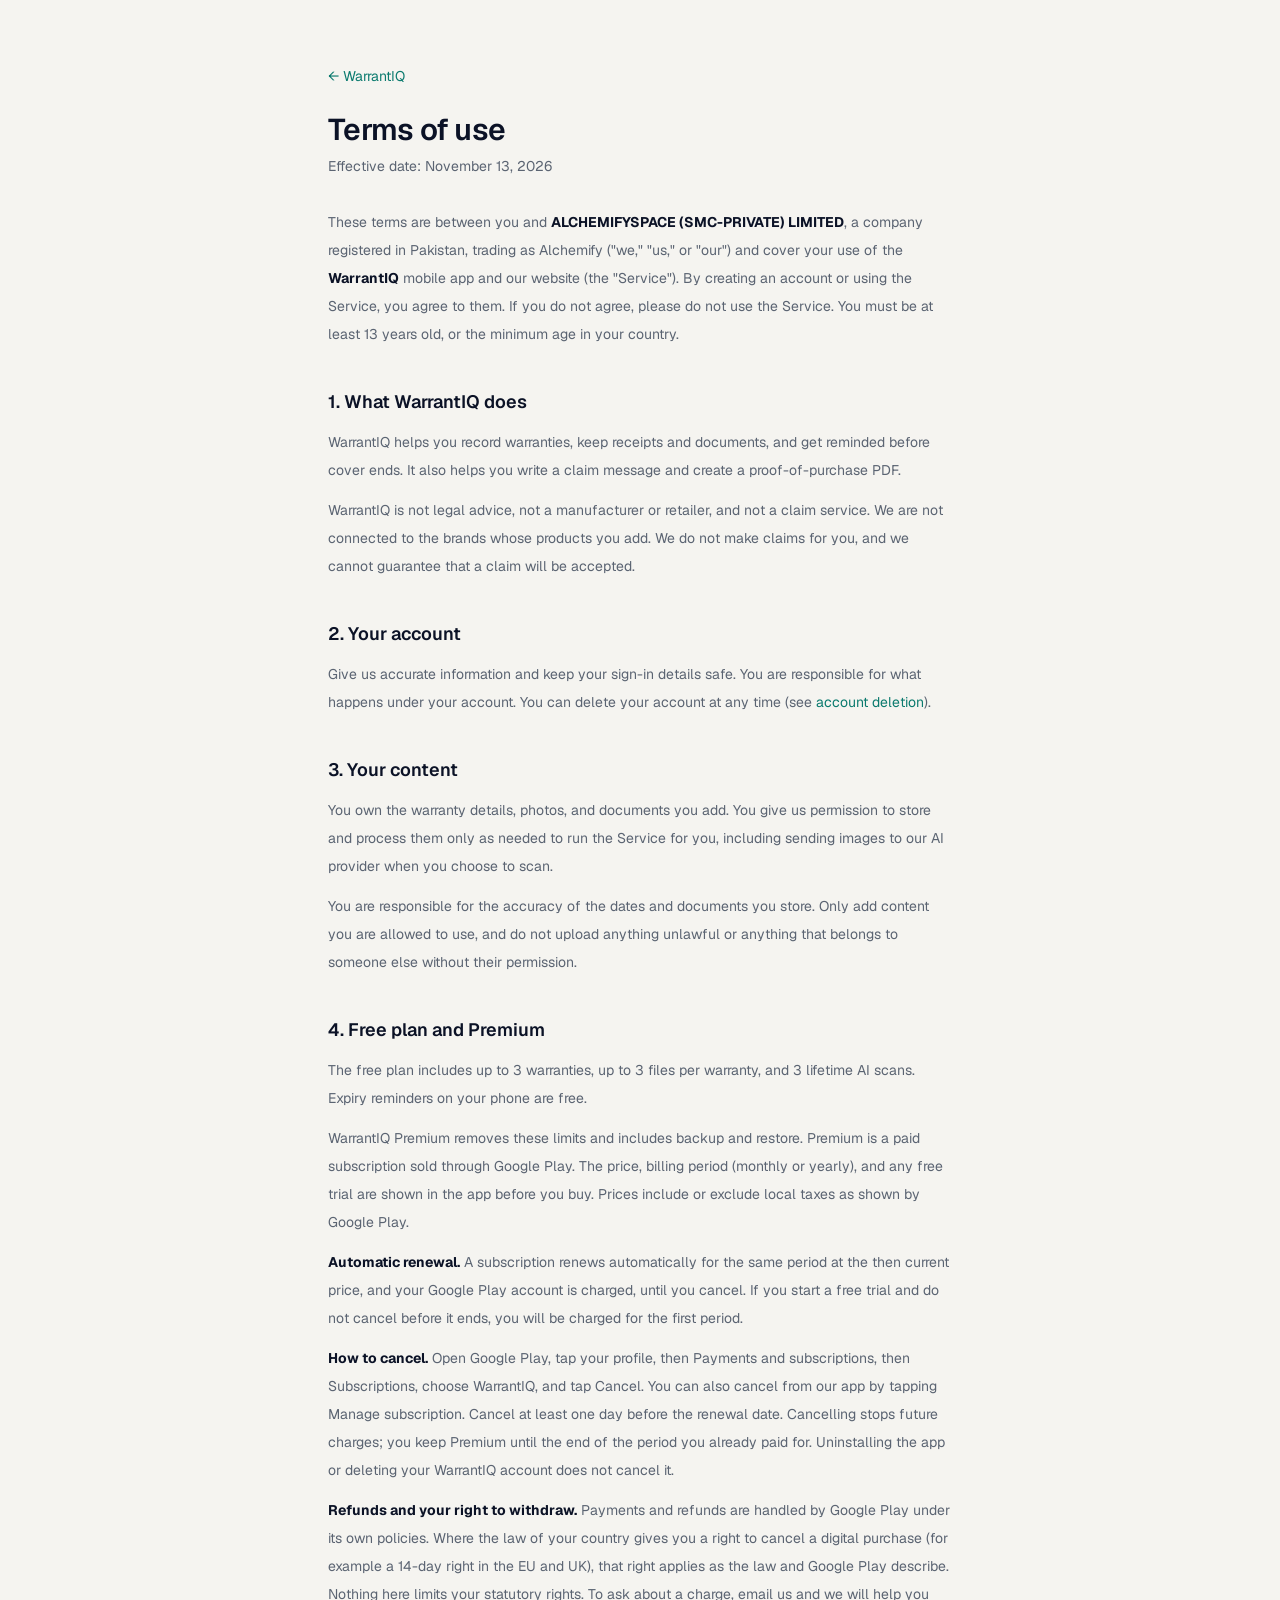
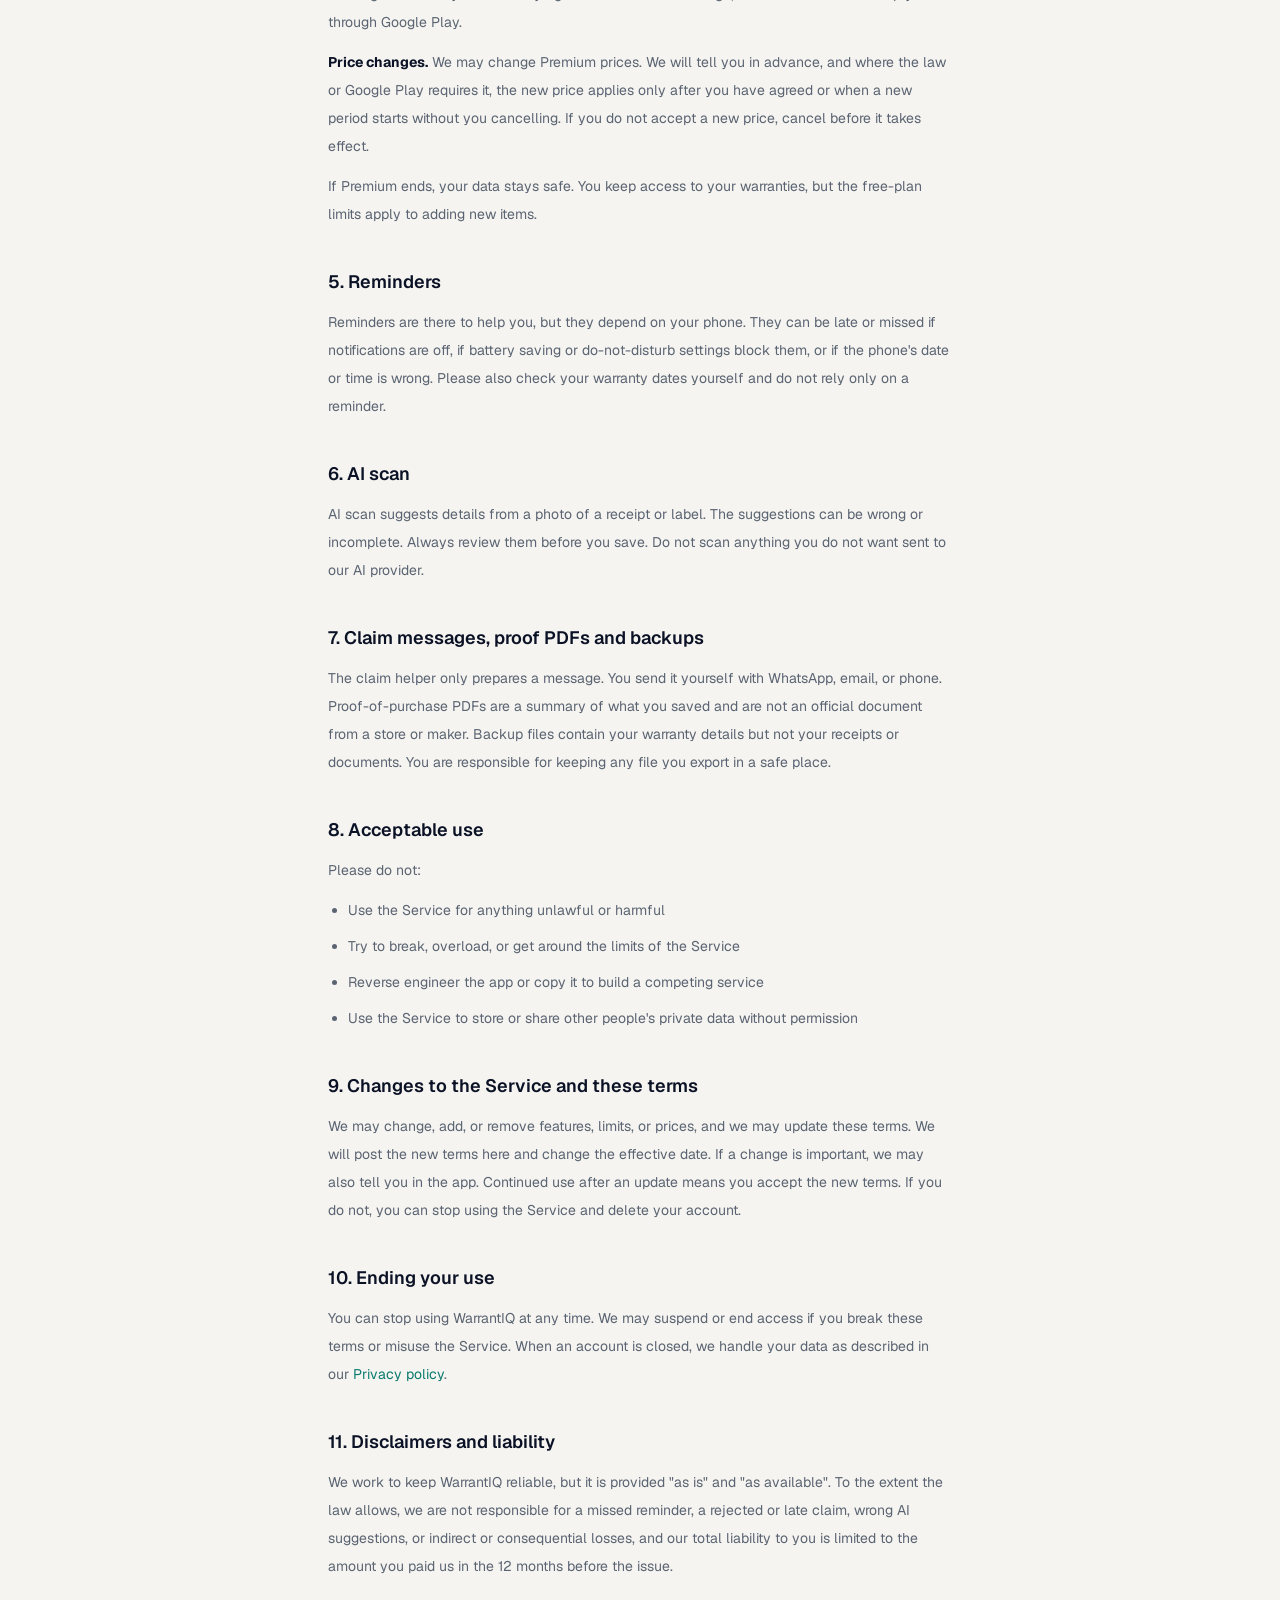
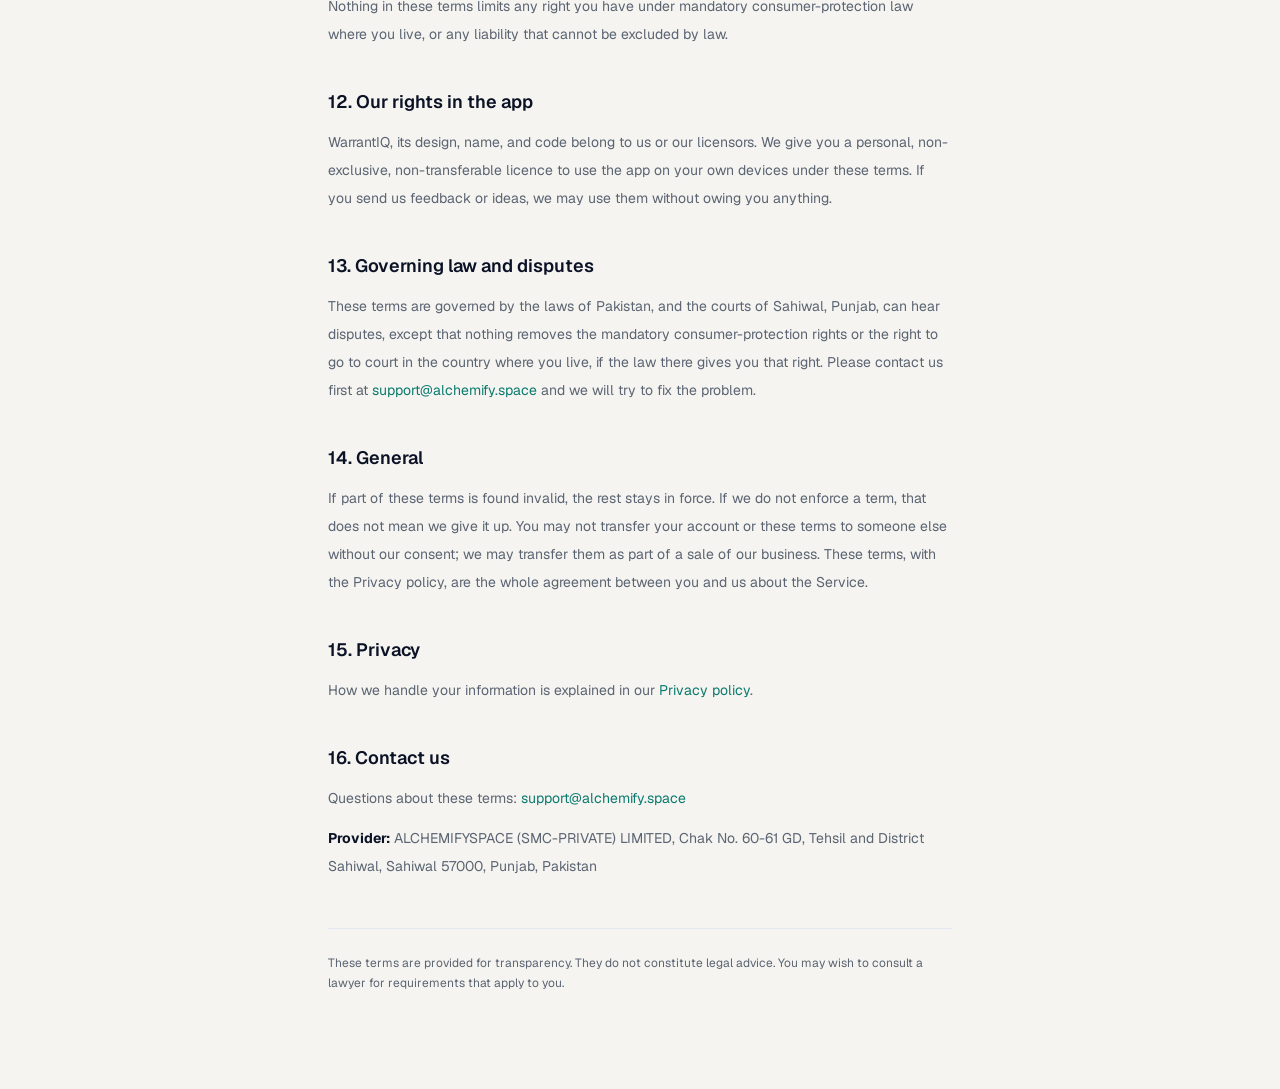
<file: terms/index.html>
<!DOCTYPE html><html lang="en" class="geist_59eeef39-module__8cicma__variable instrumentserif_e19cda52-module__eKWAyW__variable"><head><meta charSet="utf-8"/><meta name="viewport" content="width=device-width, initial-scale=1"/><link rel="preload" href="/_next/static/media/Geist-s.p.0g01a3qrdkj5_.ttf" as="font" crossorigin="" type="font/ttf"/><link rel="preload" href="/_next/static/media/InstrumentSerif_Regular-s.p.3uox2wk93mn7l.ttf" as="font" crossorigin="" type="font/ttf"/><link rel="stylesheet" href="/_next/static/chunks/3x_cao0cy5jks.css" data-precedence="next"/><link rel="preload" as="script" fetchPriority="low" href="/_next/static/chunks/11i__-_rzctlf.js"/><script src="/_next/static/chunks/35v-h0z1o4lok.js" async=""></script><script src="/_next/static/chunks/1ejco-ufyztah.js" async=""></script><script src="/_next/static/chunks/1go-d0-019g7x.js" async=""></script><script src="/_next/static/chunks/turbopack-182cm9vbs6dp_.js" async=""></script><script src="/_next/static/chunks/2qtzg_fvloncq.js" async=""></script><script src="/_next/static/chunks/1wh7buwt_psrh.js" async=""></script><script src="/_next/static/chunks/032nlelgkxj0d.js" async=""></script><meta name="next-size-adjust" content=""/><meta name="theme-color" content="#f5f4f0"/><title>Terms of use · WarrantIQ</title><meta name="description" content="The terms for using the WarrantIQ app: your account, free and Premium plans, reminders, AI scans, and more."/><meta property="og:title" content="WarrantIQ — every warranty, never expired"/><meta property="og:description" content="Scan once. Track warranties. Get reminded before they expire."/><meta property="og:url" content="https://warrantiq.alchemify.space/"/><meta property="og:site_name" content="WarrantIQ"/><meta property="og:image" content="https://warrantiq.alchemify.space/og.png"/><meta property="og:image:width" content="1024"/><meta property="og:image:height" content="500"/><meta property="og:image:alt" content="WarrantIQ app"/><meta property="og:type" content="website"/><meta name="twitter:card" content="summary_large_image"/><meta name="twitter:title" content="WarrantIQ — every warranty, never expired"/><meta name="twitter:description" content="Scan once. Track warranties. Get reminded before they expire."/><meta name="twitter:image" content="https://warrantiq.alchemify.space/og.png"/><link rel="icon" href="/icon.png"/><link rel="apple-touch-icon" href="/icon.png"/><script src="/_next/static/chunks/0cz1d0mv5g_q7.js" noModule=""></script></head><body class="min-h-screen antialiased" style="font-family:var(--font-sans), system-ui, sans-serif"><div hidden=""><!--$--><!--/$--></div><article class="mx-auto max-w-2xl px-6 py-16 pb-24"><a class="text-sm text-[var(--teal)] hover:underline" href="/">← WarrantIQ</a><h1 class="mt-6 text-3xl font-semibold tracking-tight">Terms of use</h1><p class="mt-2 text-sm text-[var(--muted)]">Effective date: <!-- -->November 13, 2026</p><div class="mt-8 space-y-3 text-sm leading-7 text-[var(--muted)]"><p>These terms are between you and<!-- --> <strong class="text-[var(--ink)]">ALCHEMIFYSPACE (SMC-PRIVATE) LIMITED</strong>, a company registered in Pakistan, trading as Alchemify (&quot;we,&quot; &quot;us,&quot; or &quot;our&quot;) and cover your use of the <strong class="text-[var(--ink)]">WarrantIQ</strong> <!-- -->mobile app and our website (the &quot;Service&quot;). By creating an account or using the Service, you agree to them. If you do not agree, please do not use the Service. You must be at least 13 years old, or the minimum age in your country.</p></div><section class="mt-10"><h2 class="text-lg font-semibold text-[var(--ink)]">1. What WarrantIQ does</h2><div class="mt-3 space-y-3 text-sm leading-7 text-[var(--muted)]"><p>WarrantIQ helps you record warranties, keep receipts and documents, and get reminded before cover ends. It also helps you write a claim message and create a proof-of-purchase PDF.</p><p>WarrantIQ is not legal advice, not a manufacturer or retailer, and not a claim service. We are not connected to the brands whose products you add. We do not make claims for you, and we cannot guarantee that a claim will be accepted.</p></div></section><section class="mt-10"><h2 class="text-lg font-semibold text-[var(--ink)]">2. Your account</h2><div class="mt-3 space-y-3 text-sm leading-7 text-[var(--muted)]"><p>Give us accurate information and keep your sign-in details safe. You are responsible for what happens under your account. You can delete your account at any time (see<!-- --> <a class="text-[var(--teal)] hover:underline" href="/delete-account/">account deletion</a>).</p></div></section><section class="mt-10"><h2 class="text-lg font-semibold text-[var(--ink)]">3. Your content</h2><div class="mt-3 space-y-3 text-sm leading-7 text-[var(--muted)]"><p>You own the warranty details, photos, and documents you add. You give us permission to store and process them only as needed to run the Service for you, including sending images to our AI provider when you choose to scan.</p><p>You are responsible for the accuracy of the dates and documents you store. Only add content you are allowed to use, and do not upload anything unlawful or anything that belongs to someone else without their permission.</p></div></section><section class="mt-10"><h2 class="text-lg font-semibold text-[var(--ink)]">4. Free plan and Premium</h2><div class="mt-3 space-y-3 text-sm leading-7 text-[var(--muted)]"><p>The free plan includes up to 3 warranties, up to 3 files per warranty, and 3 lifetime AI scans. Expiry reminders on your phone are free.</p><p>WarrantIQ Premium removes these limits and includes backup and restore. Premium is a paid subscription sold through Google Play. The price, billing period (monthly or yearly), and any free trial are shown in the app before you buy. Prices include or exclude local taxes as shown by Google Play.</p><p><strong class="text-[var(--ink)]">Automatic renewal.</strong> A subscription renews automatically for the same period at the then current price, and your Google Play account is charged, until you cancel. If you start a free trial and do not cancel before it ends, you will be charged for the first period.</p><p><strong class="text-[var(--ink)]">How to cancel.</strong> Open Google Play, tap your profile, then Payments and subscriptions, then Subscriptions, choose WarrantIQ, and tap Cancel. You can also cancel from our app by tapping Manage subscription. Cancel at least one day before the renewal date. Cancelling stops future charges; you keep Premium until the end of the period you already paid for. Uninstalling the app or deleting your WarrantIQ account does not cancel it.</p><p><strong class="text-[var(--ink)]">Refunds and your right to withdraw.</strong> Payments and refunds are handled by Google Play under its own policies. Where the law of your country gives you a right to cancel a digital purchase (for example a 14-day right in the EU and UK), that right applies as the law and Google Play describe. Nothing here limits your statutory rights. To ask about a charge, email us and we will help you through Google Play.</p><p><strong class="text-[var(--ink)]">Price changes.</strong> We may change Premium prices. We will tell you in advance, and where the law or Google Play requires it, the new price applies only after you have agreed or when a new period starts without you cancelling. If you do not accept a new price, cancel before it takes effect.</p><p>If Premium ends, your data stays safe. You keep access to your warranties, but the free-plan limits apply to adding new items.</p></div></section><section class="mt-10"><h2 class="text-lg font-semibold text-[var(--ink)]">5. Reminders</h2><div class="mt-3 space-y-3 text-sm leading-7 text-[var(--muted)]"><p>Reminders are there to help you, but they depend on your phone. They can be late or missed if notifications are off, if battery saving or do-not-disturb settings block them, or if the phone&#x27;s date or time is wrong. Please also check your warranty dates yourself and do not rely only on a reminder.</p></div></section><section class="mt-10"><h2 class="text-lg font-semibold text-[var(--ink)]">6. AI scan</h2><div class="mt-3 space-y-3 text-sm leading-7 text-[var(--muted)]"><p>AI scan suggests details from a photo of a receipt or label. The suggestions can be wrong or incomplete. Always review them before you save. Do not scan anything you do not want sent to our AI provider.</p></div></section><section class="mt-10"><h2 class="text-lg font-semibold text-[var(--ink)]">7. Claim messages, proof PDFs and backups</h2><div class="mt-3 space-y-3 text-sm leading-7 text-[var(--muted)]"><p>The claim helper only prepares a message. You send it yourself with WhatsApp, email, or phone. Proof-of-purchase PDFs are a summary of what you saved and are not an official document from a store or maker. Backup files contain your warranty details but not your receipts or documents. You are responsible for keeping any file you export in a safe place.</p></div></section><section class="mt-10"><h2 class="text-lg font-semibold text-[var(--ink)]">8. Acceptable use</h2><div class="mt-3 space-y-3 text-sm leading-7 text-[var(--muted)]"><p>Please do not:</p><ul class="list-disc space-y-2 pl-5"><li>Use the Service for anything unlawful or harmful</li><li>Try to break, overload, or get around the limits of the Service</li><li>Reverse engineer the app or copy it to build a competing service</li><li>Use the Service to store or share other people&#x27;s private data without permission</li></ul></div></section><section class="mt-10"><h2 class="text-lg font-semibold text-[var(--ink)]">9. Changes to the Service and these terms</h2><div class="mt-3 space-y-3 text-sm leading-7 text-[var(--muted)]"><p>We may change, add, or remove features, limits, or prices, and we may update these terms. We will post the new terms here and change the effective date. If a change is important, we may also tell you in the app. Continued use after an update means you accept the new terms. If you do not, you can stop using the Service and delete your account.</p></div></section><section class="mt-10"><h2 class="text-lg font-semibold text-[var(--ink)]">10. Ending your use</h2><div class="mt-3 space-y-3 text-sm leading-7 text-[var(--muted)]"><p>You can stop using WarrantIQ at any time. We may suspend or end access if you break these terms or misuse the Service. When an account is closed, we handle your data as described in our<!-- --> <a class="text-[var(--teal)] hover:underline" href="/privacy/">Privacy policy</a>.</p></div></section><section class="mt-10"><h2 class="text-lg font-semibold text-[var(--ink)]">11. Disclaimers and liability</h2><div class="mt-3 space-y-3 text-sm leading-7 text-[var(--muted)]"><p>We work to keep WarrantIQ reliable, but it is provided &quot;as is&quot; and &quot;as available&quot;. To the extent the law allows, we are not responsible for a missed reminder, a rejected or late claim, wrong AI suggestions, or indirect or consequential losses, and our total liability to you is limited to the amount you paid us in the 12 months before the issue.</p><p>Nothing in these terms limits any right you have under mandatory consumer-protection law where you live, or any liability that cannot be excluded by law.</p></div></section><section class="mt-10"><h2 class="text-lg font-semibold text-[var(--ink)]">12. Our rights in the app</h2><div class="mt-3 space-y-3 text-sm leading-7 text-[var(--muted)]"><p>WarrantIQ, its design, name, and code belong to us or our licensors. We give you a personal, non-exclusive, non-transferable licence to use the app on your own devices under these terms. If you send us feedback or ideas, we may use them without owing you anything.</p></div></section><section class="mt-10"><h2 class="text-lg font-semibold text-[var(--ink)]">13. Governing law and disputes</h2><div class="mt-3 space-y-3 text-sm leading-7 text-[var(--muted)]"><p>These terms are governed by the laws of Pakistan, and the courts of Sahiwal, Punjab, can hear disputes, except that nothing removes the mandatory consumer-protection rights or the right to go to court in the country where you live, if the law there gives you that right. Please contact us first at<!-- --> <a href="mailto:support@alchemify.space" class="text-[var(--teal)] hover:underline">support@alchemify.space</a> <!-- -->and we will try to fix the problem.</p></div></section><section class="mt-10"><h2 class="text-lg font-semibold text-[var(--ink)]">14. General</h2><div class="mt-3 space-y-3 text-sm leading-7 text-[var(--muted)]"><p>If part of these terms is found invalid, the rest stays in force. If we do not enforce a term, that does not mean we give it up. You may not transfer your account or these terms to someone else without our consent; we may transfer them as part of a sale of our business. These terms, with the Privacy policy, are the whole agreement between you and us about the Service.</p></div></section><section class="mt-10"><h2 class="text-lg font-semibold text-[var(--ink)]">15. Privacy</h2><div class="mt-3 space-y-3 text-sm leading-7 text-[var(--muted)]"><p>How we handle your information is explained in our<!-- --> <a class="text-[var(--teal)] hover:underline" href="/privacy/">Privacy policy</a>.</p></div></section><section class="mt-10"><h2 class="text-lg font-semibold text-[var(--ink)]">16. Contact us</h2><div class="mt-3 space-y-3 text-sm leading-7 text-[var(--muted)]"><p>Questions about these terms:<!-- --> <a href="mailto:support@alchemify.space" class="text-[var(--teal)] hover:underline">support@alchemify.space</a></p><p><strong class="text-[var(--ink)]">Provider:</strong> <!-- -->ALCHEMIFYSPACE (SMC-PRIVATE) LIMITED<!-- -->,<!-- --> <!-- -->Chak No. 60-61 GD, Tehsil and District Sahiwal, Sahiwal 57000, Punjab, Pakistan</p></div></section><p class="mt-12 border-t border-slate-200 pt-6 text-xs leading-5 text-[var(--muted)]">These terms are provided for transparency. They do not constitute legal advice. You may wish to consult a lawyer for requirements that apply to you.</p></article><!--$--><!--/$--><script src="/_next/static/chunks/11i__-_rzctlf.js" id="_R_" async=""></script><script>(self.__next_f=self.__next_f||[]).push([0])</script><script>self.__next_f.push([1,"1:\"$Sreact.fragment\"\n2:I[73921,[\"/_next/static/chunks/2qtzg_fvloncq.js\",\"/_next/static/chunks/1wh7buwt_psrh.js\"],\"default\"]\n3:I[59787,[\"/_next/static/chunks/2qtzg_fvloncq.js\",\"/_next/static/chunks/1wh7buwt_psrh.js\"],\"default\"]\n4:I[39079,[\"/_next/static/chunks/2qtzg_fvloncq.js\",\"/_next/static/chunks/1wh7buwt_psrh.js\",\"/_next/static/chunks/032nlelgkxj0d.js\"],\"\"]\n1a:I[14040,[\"/_next/static/chunks/2qtzg_fvloncq.js\",\"/_next/static/chunks/1wh7buwt_psrh.js\"],\"default\",1]\n:HL[\"/_next/static/chunks/3x_cao0cy5jks.css\",\"style\"]\n:HL[\"/_next/static/media/Geist-s.p.0g01a3qrdkj5_.ttf\",\"font\",{\"crossOrigin\":\"\",\"type\":\"font/ttf\"}]\n:HL[\"/_next/static/media/InstrumentSerif_Regular-s.p.3uox2wk93mn7l.ttf\",\"font\",{\"crossOrigin\":\"\",\"type\":\"font/ttf\"}]\n"])</script><script>self.__next_f.push([1,"0:{\"P\":null,\"c\":[\"\",\"terms\",\"\"],\"q\":\"\",\"i\":false,\"f\":[[[\"\",{\"children\":[\"terms\",{\"children\":[\"__PAGE__\",{}]}]},\"$undefined\",\"$undefined\",16],[[\"$\",\"$1\",\"c\",{\"children\":[[[\"$\",\"link\",\"0\",{\"rel\":\"stylesheet\",\"href\":\"/_next/static/chunks/3x_cao0cy5jks.css\",\"precedence\":\"next\",\"crossOrigin\":\"$undefined\",\"nonce\":\"$undefined\"}],[\"$\",\"script\",\"script-0\",{\"src\":\"/_next/static/chunks/2qtzg_fvloncq.js\",\"async\":true,\"nonce\":\"$undefined\"}],[\"$\",\"script\",\"script-1\",{\"src\":\"/_next/static/chunks/1wh7buwt_psrh.js\",\"async\":true,\"nonce\":\"$undefined\"}]],[\"$\",\"html\",null,{\"lang\":\"en\",\"className\":\"geist_59eeef39-module__8cicma__variable instrumentserif_e19cda52-module__eKWAyW__variable\",\"children\":[\"$\",\"body\",null,{\"className\":\"min-h-screen antialiased\",\"style\":{\"fontFamily\":\"var(--font-sans), system-ui, sans-serif\"},\"children\":[\"$\",\"$L2\",null,{\"parallelRouterKey\":\"children\",\"error\":\"$undefined\",\"errorStyles\":\"$undefined\",\"errorScripts\":\"$undefined\",\"template\":[\"$\",\"$L3\",null,{}],\"templateStyles\":\"$undefined\",\"templateScripts\":\"$undefined\",\"notFound\":[[[\"$\",\"title\",null,{\"children\":\"404: This page could not be found.\"}],[\"$\",\"div\",null,{\"style\":{\"fontFamily\":\"system-ui,\\\"Segoe UI\\\",Roboto,Helvetica,Arial,sans-serif,\\\"Apple Color Emoji\\\",\\\"Segoe UI Emoji\\\"\",\"height\":\"100vh\",\"textAlign\":\"center\",\"display\":\"flex\",\"flexDirection\":\"column\",\"alignItems\":\"center\",\"justifyContent\":\"center\"},\"children\":[\"$\",\"div\",null,{\"children\":[[\"$\",\"style\",null,{\"dangerouslySetInnerHTML\":{\"__html\":\"body{color:#000;background:#fff;margin:0}.next-error-h1{border-right:1px solid rgba(0,0,0,.3)}@media (prefers-color-scheme:dark){body{color:#fff;background:#000}.next-error-h1{border-right:1px solid rgba(255,255,255,.3)}}\"}}],[\"$\",\"h1\",null,{\"className\":\"next-error-h1\",\"style\":{\"display\":\"inline-block\",\"margin\":\"0 20px 0 0\",\"padding\":\"0 23px 0 0\",\"fontSize\":24,\"fontWeight\":500,\"verticalAlign\":\"top\",\"lineHeight\":\"49px\"},\"children\":404}],[\"$\",\"div\",null,{\"style\":{\"display\":\"inline-block\"},\"children\":[\"$\",\"h2\",null,{\"style\":{\"fontSize\":14,\"fontWeight\":400,\"lineHeight\":\"49px\",\"margin\":0},\"children\":\"This page could not be found.\"}]}]]}]}]],[]],\"forbidden\":\"$undefined\",\"unauthorized\":\"$undefined\"}]}]}]]}],{\"children\":[[\"$\",\"$1\",\"c\",{\"children\":[null,[\"$\",\"$L2\",null,{\"parallelRouterKey\":\"children\",\"error\":\"$undefined\",\"errorStyles\":\"$undefined\",\"errorScripts\":\"$undefined\",\"template\":[\"$\",\"$L3\",null,{}],\"templateStyles\":\"$undefined\",\"templateScripts\":\"$undefined\",\"notFound\":\"$undefined\",\"forbidden\":\"$undefined\",\"unauthorized\":\"$undefined\"}]]}],{\"children\":[[\"$\",\"$1\",\"c\",{\"children\":[[\"$\",\"article\",null,{\"className\":\"mx-auto max-w-2xl px-6 py-16 pb-24\",\"children\":[[\"$\",\"$L4\",null,{\"href\":\"/\",\"className\":\"text-sm text-[var(--teal)] hover:underline\",\"children\":\"← WarrantIQ\"}],[\"$\",\"h1\",null,{\"className\":\"mt-6 text-3xl font-semibold tracking-tight\",\"children\":\"Terms of use\"}],[\"$\",\"p\",null,{\"className\":\"mt-2 text-sm text-[var(--muted)]\",\"children\":[\"Effective date: \",\"November 13, 2026\"]}],[\"$\",\"div\",null,{\"className\":\"mt-8 space-y-3 text-sm leading-7 text-[var(--muted)]\",\"children\":[\"$\",\"p\",null,{\"children\":[\"These terms are between you and\",\" \",[\"$\",\"strong\",null,{\"className\":\"text-[var(--ink)]\",\"children\":\"ALCHEMIFYSPACE (SMC-PRIVATE) LIMITED\"}],\", a company registered in Pakistan, trading as Alchemify (\\\"we,\\\" \\\"us,\\\" or \\\"our\\\") and cover your use of the \",[\"$\",\"strong\",null,{\"className\":\"text-[var(--ink)]\",\"children\":\"WarrantIQ\"}],\" \",\"mobile app and our website (the \\\"Service\\\"). By creating an account or using the Service, you agree to them. If you do not agree, please do not use the Service. You must be at least 13 years old, or the minimum age in your country.\"]}]}],[\"$\",\"section\",null,{\"className\":\"mt-10\",\"children\":[[\"$\",\"h2\",null,{\"className\":\"text-lg font-semibold text-[var(--ink)]\",\"children\":\"1. What WarrantIQ does\"}],[\"$\",\"div\",null,{\"className\":\"mt-3 space-y-3 text-sm leading-7 text-[var(--muted)]\",\"children\":[[\"$\",\"p\",null,{\"children\":\"WarrantIQ helps you record warranties, keep receipts and documents, and get reminded before cover ends. It also helps you write a claim message and create a proof-of-purchase PDF.\"}],[\"$\",\"p\",null,{\"children\":\"WarrantIQ is not legal advice, not a manufacturer or retailer, and not a claim service. We are not connected to the brands whose products you add. We do not make claims for you, and we cannot guarantee that a claim will be accepted.\"}]]}]]}],[\"$\",\"section\",null,{\"className\":\"mt-10\",\"children\":[\"$L5\",\"$L6\"]}],\"$L7\",\"$L8\",\"$L9\",\"$La\",\"$Lb\",\"$Lc\",\"$Ld\",\"$Le\",\"$Lf\",\"$L10\",\"$L11\",\"$L12\",\"$L13\",\"$L14\",\"$L15\"]}],[\"$L16\"],\"$L17\"]}],{},null,false,null]},null,false,\"$@18\"]},null,false,null],\"$L19\",false]],\"m\":\"$undefined\",\"G\":[\"$1a\",[\"$L1b\"]],\"S\":true,\"h\":null,\"s\":\"$undefined\",\"l\":\"$undefined\",\"p\":\"$undefined\",\"d\":\"$undefined\",\"b\":\"B5KBQMnoMNBM463QB9PQt\"}\n"])</script><script>self.__next_f.push([1,"1c:I[97940,[\"/_next/static/chunks/2qtzg_fvloncq.js\",\"/_next/static/chunks/1wh7buwt_psrh.js\"],\"OutletBoundary\"]\n1d:\"$Sreact.suspense\"\n20:I[97940,[\"/_next/static/chunks/2qtzg_fvloncq.js\",\"/_next/static/chunks/1wh7buwt_psrh.js\"],\"ViewportBoundary\"]\n22:I[97940,[\"/_next/static/chunks/2qtzg_fvloncq.js\",\"/_next/static/chunks/1wh7buwt_psrh.js\"],\"MetadataBoundary\"]\n5:[\"$\",\"h2\",null,{\"className\":\"text-lg font-semibold text-[var(--ink)]\",\"children\":\"2. Your account\"}]\n6:[\"$\",\"div\",null,{\"className\":\"mt-3 space-y-3 text-sm leading-7 text-[var(--muted)]\",\"children\":[\"$\",\"p\",null,{\"children\":[\"Give us accurate information and keep your sign-in details safe. You are responsible for what happens under your account. You can delete your account at any time (see\",\" \",[\"$\",\"$L4\",null,{\"href\":\"/delete-account/\",\"className\":\"text-[var(--teal)] hover:underline\",\"children\":\"account deletion\"}],\").\"]}]}]\n7:[\"$\",\"section\",null,{\"className\":\"mt-10\",\"children\":[[\"$\",\"h2\",null,{\"className\":\"text-lg font-semibold text-[var(--ink)]\",\"children\":\"3. Your content\"}],[\"$\",\"div\",null,{\"className\":\"mt-3 space-y-3 text-sm leading-7 text-[var(--muted)]\",\"children\":[[\"$\",\"p\",null,{\"children\":\"You own the warranty details, photos, and documents you add. You give us permission to store and process them only as needed to run the Service for you, including sending images to our AI provider when you choose to scan.\"}],[\"$\",\"p\",null,{\"children\":\"You are responsible for the accuracy of the dates and documents you store. Only add content you are allowed to use, and do not upload anything unlawful or anything that belongs to someone else without their permission.\"}]]}]]}]\n"])</script><script>self.__next_f.push([1,"8:[\"$\",\"section\",null,{\"className\":\"mt-10\",\"children\":[[\"$\",\"h2\",null,{\"className\":\"text-lg font-semibold text-[var(--ink)]\",\"children\":\"4. Free plan and Premium\"}],[\"$\",\"div\",null,{\"className\":\"mt-3 space-y-3 text-sm leading-7 text-[var(--muted)]\",\"children\":[[\"$\",\"p\",null,{\"children\":\"The free plan includes up to 3 warranties, up to 3 files per warranty, and 3 lifetime AI scans. Expiry reminders on your phone are free.\"}],[\"$\",\"p\",null,{\"children\":\"WarrantIQ Premium removes these limits and includes backup and restore. Premium is a paid subscription sold through Google Play. The price, billing period (monthly or yearly), and any free trial are shown in the app before you buy. Prices include or exclude local taxes as shown by Google Play.\"}],[\"$\",\"p\",null,{\"children\":[[\"$\",\"strong\",null,{\"className\":\"text-[var(--ink)]\",\"children\":\"Automatic renewal.\"}],\" A subscription renews automatically for the same period at the then current price, and your Google Play account is charged, until you cancel. If you start a free trial and do not cancel before it ends, you will be charged for the first period.\"]}],[\"$\",\"p\",null,{\"children\":[[\"$\",\"strong\",null,{\"className\":\"text-[var(--ink)]\",\"children\":\"How to cancel.\"}],\" Open Google Play, tap your profile, then Payments and subscriptions, then Subscriptions, choose WarrantIQ, and tap Cancel. You can also cancel from our app by tapping Manage subscription. Cancel at least one day before the renewal date. Cancelling stops future charges; you keep Premium until the end of the period you already paid for. Uninstalling the app or deleting your WarrantIQ account does not cancel it.\"]}],[\"$\",\"p\",null,{\"children\":[[\"$\",\"strong\",null,{\"className\":\"text-[var(--ink)]\",\"children\":\"Refunds and your right to withdraw.\"}],\" Payments and refunds are handled by Google Play under its own policies. Where the law of your country gives you a right to cancel a digital purchase (for example a 14-day right in the EU and UK), that right applies as the law and Google Play describe. Nothing here limits your statutory rights. To ask about a charge, email us and we will help you through Google Play.\"]}],[\"$\",\"p\",null,{\"children\":[[\"$\",\"strong\",null,{\"className\":\"text-[var(--ink)]\",\"children\":\"Price changes.\"}],\" We may change Premium prices. We will tell you in advance, and where the law or Google Play requires it, the new price applies only after you have agreed or when a new period starts without you cancelling. If you do not accept a new price, cancel before it takes effect.\"]}],[\"$\",\"p\",null,{\"children\":\"If Premium ends, your data stays safe. You keep access to your warranties, but the free-plan limits apply to adding new items.\"}]]}]]}]\n"])</script><script>self.__next_f.push([1,"9:[\"$\",\"section\",null,{\"className\":\"mt-10\",\"children\":[[\"$\",\"h2\",null,{\"className\":\"text-lg font-semibold text-[var(--ink)]\",\"children\":\"5. Reminders\"}],[\"$\",\"div\",null,{\"className\":\"mt-3 space-y-3 text-sm leading-7 text-[var(--muted)]\",\"children\":[\"$\",\"p\",null,{\"children\":\"Reminders are there to help you, but they depend on your phone. They can be late or missed if notifications are off, if battery saving or do-not-disturb settings block them, or if the phone's date or time is wrong. Please also check your warranty dates yourself and do not rely only on a reminder.\"}]}]]}]\na:[\"$\",\"section\",null,{\"className\":\"mt-10\",\"children\":[[\"$\",\"h2\",null,{\"className\":\"text-lg font-semibold text-[var(--ink)]\",\"children\":\"6. AI scan\"}],[\"$\",\"div\",null,{\"className\":\"mt-3 space-y-3 text-sm leading-7 text-[var(--muted)]\",\"children\":[\"$\",\"p\",null,{\"children\":\"AI scan suggests details from a photo of a receipt or label. The suggestions can be wrong or incomplete. Always review them before you save. Do not scan anything you do not want sent to our AI provider.\"}]}]]}]\nb:[\"$\",\"section\",null,{\"className\":\"mt-10\",\"children\":[[\"$\",\"h2\",null,{\"className\":\"text-lg font-semibold text-[var(--ink)]\",\"children\":\"7. Claim messages, proof PDFs and backups\"}],[\"$\",\"div\",null,{\"className\":\"mt-3 space-y-3 text-sm leading-7 text-[var(--muted)]\",\"children\":[\"$\",\"p\",null,{\"children\":\"The claim helper only prepares a message. You send it yourself with WhatsApp, email, or phone. Proof-of-purchase PDFs are a summary of what you saved and are not an official document from a store or maker. Backup files contain your warranty details but not your receipts or documents. You are responsible for keeping any file you export in a safe place.\"}]}]]}]\nc:[\"$\",\"section\",null,{\"className\":\"mt-10\",\"children\":[[\"$\",\"h2\",null,{\"className\":\"text-lg font-semibold text-[var(--ink)]\",\"children\":\"8. Acceptable use\"}],[\"$\",\"div\",null,{\"className\":\"mt-3 space-y-3 text-sm leading-7 text-[var(--muted)]\",\"children\":[[\"$\",\"p\",null,{\"children\":\"Please do not:\"}],[\"$\",\"ul\",null,{\"className\":\"list-disc space-y-2 pl-5\",\"children\":[[\"$\",\"li\",null,{\"children\":\"Use the Service for anything unlawful or harmful\"}],[\"$\",\"li\",null,{\"children\":\"Try to break, overload, or get around the limits of the Service\"}],[\"$\",\"li\",null,{\"children\":\"Reverse engineer the app or copy it to build a competing service\"}],[\"$\",\"li\",null,{\"children\":\"Use the Service to store or share other people's private data without permission\"}]]}]]}]]}]\nd:[\"$\",\"section\",null,{\"className\":\"mt-10\",\"children\":[[\"$\",\"h2\",null,{\"className\":\"text-lg font-semibold text-[var(--ink)]\",\"children\":\"9. Changes to the Service and these terms\"}],[\"$\",\"div\",null,{\"className\":\"mt-3 space-y-3 text-sm leading-7 text-[var(--muted)]\",\"children\":[\"$\",\"p\",null,{\"children\":\"We may change, add, or remove features, limits, or prices, and we may update these terms. We will post the new terms here and change the effective date. If a change is important, we may also tell you in the app. Continued use after an update means you accept the new terms. If you do not, you can stop using the Service and delete your account.\"}]}]]}]\ne:[\"$\",\"section\",null,{\"className\":\"mt-10\",\"children\":[[\"$\",\"h2\",null,{\"className\":\"text-lg font-semibold text-[var(--ink)]\",\"children\":\"10. Ending your use\"}],[\"$\",\"div\",null,{\"className\":\"mt-3 space-y-3 text-sm leading-7 text-[var(--muted)]\",\"children\":[\"$\",\"p\",null,{\"children\":[\"You can stop using WarrantIQ at any time. We may suspend or end access if you break these terms or misuse the Service. When an account is closed, we handle your data as described in our\",\" \",[\"$\",\"$L4\",null,{\"href\":\"/privacy/\",\"className\":\"text-[var(--teal)] hover:underline\",\"children\":\"Privacy policy\"}],\".\"]}]}]]}]\nf:[\"$\",\"section\",null,{\"className\":\"mt-10\",\"children\":[[\"$\",\"h2\",null,{\"className\":\"text-lg font-semibold text-[var(--ink)]\",\"children\":\"11. Disclaimers and liability\"}],[\"$\",\"div\",null,{\"className\":\"mt-3 space-y-3 text-sm leading-7 text-[var(--muted)]\",\"children\":[[\"$\",\"p\",null,{\"children\":\"We work to keep WarrantIQ reliable, but it is provided \\"])</script><script>self.__next_f.push([1,"\"as is\\\" and \\\"as available\\\". To the extent the law allows, we are not responsible for a missed reminder, a rejected or late claim, wrong AI suggestions, or indirect or consequential losses, and our total liability to you is limited to the amount you paid us in the 12 months before the issue.\"}],[\"$\",\"p\",null,{\"children\":\"Nothing in these terms limits any right you have under mandatory consumer-protection law where you live, or any liability that cannot be excluded by law.\"}]]}]]}]\n10:[\"$\",\"section\",null,{\"className\":\"mt-10\",\"children\":[[\"$\",\"h2\",null,{\"className\":\"text-lg font-semibold text-[var(--ink)]\",\"children\":\"12. Our rights in the app\"}],[\"$\",\"div\",null,{\"className\":\"mt-3 space-y-3 text-sm leading-7 text-[var(--muted)]\",\"children\":[\"$\",\"p\",null,{\"children\":\"WarrantIQ, its design, name, and code belong to us or our licensors. We give you a personal, non-exclusive, non-transferable licence to use the app on your own devices under these terms. If you send us feedback or ideas, we may use them without owing you anything.\"}]}]]}]\n11:[\"$\",\"section\",null,{\"className\":\"mt-10\",\"children\":[[\"$\",\"h2\",null,{\"className\":\"text-lg font-semibold text-[var(--ink)]\",\"children\":\"13. Governing law and disputes\"}],[\"$\",\"div\",null,{\"className\":\"mt-3 space-y-3 text-sm leading-7 text-[var(--muted)]\",\"children\":[\"$\",\"p\",null,{\"children\":[\"These terms are governed by the laws of Pakistan, and the courts of Sahiwal, Punjab, can hear disputes, except that nothing removes the mandatory consumer-protection rights or the right to go to court in the country where you live, if the law there gives you that right. Please contact us first at\",\" \",[\"$\",\"a\",null,{\"href\":\"mailto:support@alchemify.space\",\"className\":\"text-[var(--teal)] hover:underline\",\"children\":\"support@alchemify.space\"}],\" \",\"and we will try to fix the problem.\"]}]}]]}]\n12:[\"$\",\"section\",null,{\"className\":\"mt-10\",\"children\":[[\"$\",\"h2\",null,{\"className\":\"text-lg font-semibold text-[var(--ink)]\",\"children\":\"14. General\"}],[\"$\",\"div\",null,{\"className\":\"mt-3 space-y-3 text-sm leading-7 text-[var(--muted)]\",\"children\":[\"$\",\"p\",null,{\"children\":\"If part of these terms is found invalid, the rest stays in force. If we do not enforce a term, that does not mean we give it up. You may not transfer your account or these terms to someone else without our consent; we may transfer them as part of a sale of our business. These terms, with the Privacy policy, are the whole agreement between you and us about the Service.\"}]}]]}]\n13:[\"$\",\"section\",null,{\"className\":\"mt-10\",\"children\":[[\"$\",\"h2\",null,{\"className\":\"text-lg font-semibold text-[var(--ink)]\",\"children\":\"15. Privacy\"}],[\"$\",\"div\",null,{\"className\":\"mt-3 space-y-3 text-sm leading-7 text-[var(--muted)]\",\"children\":[\"$\",\"p\",null,{\"children\":[\"How we handle your information is explained in our\",\" \",[\"$\",\"$L4\",null,{\"href\":\"/privacy/\",\"className\":\"text-[var(--teal)] hover:underline\",\"children\":\"Privacy policy\"}],\".\"]}]}]]}]\n14:[\"$\",\"section\",null,{\"className\":\"mt-10\",\"children\":[[\"$\",\"h2\",null,{\"className\":\"text-lg font-semibold text-[var(--ink)]\",\"children\":\"16. Contact us\"}],[\"$\",\"div\",null,{\"className\":\"mt-3 space-y-3 text-sm leading-7 text-[var(--muted)]\",\"children\":[[\"$\",\"p\",null,{\"children\":[\"Questions about these terms:\",\" \",[\"$\",\"a\",null,{\"href\":\"mailto:support@alchemify.space\",\"className\":\"text-[var(--teal)] hover:underline\",\"children\":\"support@alchemify.space\"}]]}],[\"$\",\"p\",null,{\"children\":[[\"$\",\"strong\",null,{\"className\":\"text-[var(--ink)]\",\"children\":\"Provider:\"}],\" \",\"ALCHEMIFYSPACE (SMC-PRIVATE) LIMITED\",\",\",\" \",\"Chak No. 60-61 GD, Tehsil and District Sahiwal, Sahiwal 57000, Punjab, Pakistan\"]}]]}]]}]\n15:[\"$\",\"p\",null,{\"className\":\"mt-12 border-t border-slate-200 pt-6 text-xs leading-5 text-[var(--muted)]\",\"children\":\"These terms are provided for transparency. They do not constitute legal advice. You may wish to consult a lawyer for requirements that apply to you.\"}]\n16:[\"$\",\"script\",\"script-0\",{\"src\":\"/_next/static/chunks/032nlelgkxj0d.js\",\"async\":true,\"nonce\":\"$undefined\"}]\n17:[\"$\",\"$L1c\",null,{\"children\":[\"$\",\"$1d\",null,{\"name"])</script><script>self.__next_f.push([1,"\":\"Next.MetadataOutlet\",\"children\":\"$@1e\"}]}]\n1f:[]\n18:\"$W1f\"\n19:[\"$\",\"$1\",\"h\",{\"children\":[null,[\"$\",\"$L20\",null,{\"children\":\"$L21\"}],[\"$\",\"div\",null,{\"hidden\":true,\"children\":[\"$\",\"$L22\",null,{\"children\":[\"$\",\"$1d\",null,{\"name\":\"Next.Metadata\",\"children\":\"$L23\"}]}]}],[\"$\",\"meta\",null,{\"name\":\"next-size-adjust\",\"content\":\"\"}]]}]\n1b:[\"$\",\"link\",\"0\",{\"rel\":\"stylesheet\",\"href\":\"/_next/static/chunks/3x_cao0cy5jks.css\",\"precedence\":\"next\",\"crossOrigin\":\"$undefined\",\"nonce\":\"$undefined\"}]\n"])</script><script>self.__next_f.push([1,"21:[[\"$\",\"meta\",\"0\",{\"charSet\":\"utf-8\"}],[\"$\",\"meta\",\"1\",{\"name\":\"viewport\",\"content\":\"width=device-width, initial-scale=1\"}],[\"$\",\"meta\",\"2\",{\"name\":\"theme-color\",\"content\":\"#f5f4f0\"}]]\n"])</script><script>self.__next_f.push([1,"24:I[41150,[\"/_next/static/chunks/2qtzg_fvloncq.js\",\"/_next/static/chunks/1wh7buwt_psrh.js\"],\"IconMark\"]\n1e:null\n"])</script><script>self.__next_f.push([1,"23:[[\"$\",\"title\",\"0\",{\"children\":\"Terms of use · WarrantIQ\"}],[\"$\",\"meta\",\"1\",{\"name\":\"description\",\"content\":\"The terms for using the WarrantIQ app: your account, free and Premium plans, reminders, AI scans, and more.\"}],[\"$\",\"meta\",\"2\",{\"property\":\"og:title\",\"content\":\"WarrantIQ — every warranty, never expired\"}],[\"$\",\"meta\",\"3\",{\"property\":\"og:description\",\"content\":\"Scan once. Track warranties. Get reminded before they expire.\"}],[\"$\",\"meta\",\"4\",{\"property\":\"og:url\",\"content\":\"https://warrantiq.alchemify.space/\"}],[\"$\",\"meta\",\"5\",{\"property\":\"og:site_name\",\"content\":\"WarrantIQ\"}],[\"$\",\"meta\",\"6\",{\"property\":\"og:image\",\"content\":\"https://warrantiq.alchemify.space/og.png\"}],[\"$\",\"meta\",\"7\",{\"property\":\"og:image:width\",\"content\":\"1024\"}],[\"$\",\"meta\",\"8\",{\"property\":\"og:image:height\",\"content\":\"500\"}],[\"$\",\"meta\",\"9\",{\"property\":\"og:image:alt\",\"content\":\"WarrantIQ app\"}],[\"$\",\"meta\",\"10\",{\"property\":\"og:type\",\"content\":\"website\"}],[\"$\",\"meta\",\"11\",{\"name\":\"twitter:card\",\"content\":\"summary_large_image\"}],[\"$\",\"meta\",\"12\",{\"name\":\"twitter:title\",\"content\":\"WarrantIQ — every warranty, never expired\"}],[\"$\",\"meta\",\"13\",{\"name\":\"twitter:description\",\"content\":\"Scan once. Track warranties. Get reminded before they expire.\"}],[\"$\",\"meta\",\"14\",{\"name\":\"twitter:image\",\"content\":\"https://warrantiq.alchemify.space/og.png\"}],[\"$\",\"link\",\"15\",{\"rel\":\"icon\",\"href\":\"/icon.png\"}],[\"$\",\"link\",\"16\",{\"rel\":\"apple-touch-icon\",\"href\":\"/icon.png\"}],[\"$\",\"$L24\",\"17\",{}]]\n"])</script></body></html>
</file>
<file: _next/static/chunks/3x_cao0cy5jks.css>
@font-face{font-family:geist;src:url(../media/Geist-s.p.0g01a3qrdkj5_.ttf)format("truetype");font-display:swap;font-weight:100 900}@font-face{font-family:geist Fallback;src:local(Arial);ascent-override:94.56%;descent-override:27.76%;line-gap-override:0.0%;size-adjust:106.28%}.geist_59eeef39-module__8cicma__className{font-family:geist,geist Fallback}.geist_59eeef39-module__8cicma__variable{--font-sans:"geist", "geist Fallback"}
@font-face{font-family:instrumentSerif;src:url(../media/InstrumentSerif_Regular-s.p.3uox2wk93mn7l.ttf)format("truetype");font-display:swap;font-weight:400}@font-face{font-family:instrumentSerif Fallback;src:local(Arial);ascent-override:128.92%;descent-override:40.37%;line-gap-override:0.0%;size-adjust:76.79%}.instrumentserif_e19cda52-module__eKWAyW__className{font-family:instrumentSerif,instrumentSerif Fallback;font-weight:400}.instrumentserif_e19cda52-module__eKWAyW__variable{--font-display:"instrumentSerif", "instrumentSerif Fallback"}
@layer properties{@supports (((-webkit-hyphens:none)) and (not (margin-trim:inline))) or ((-moz-orient:inline) and (not (color:rgb(from red r g b)))){*,:before,:after,::backdrop{--tw-translate-x:0;--tw-translate-y:0;--tw-translate-z:0;--tw-space-y-reverse:0;--tw-border-style:solid;--tw-leading:initial;--tw-font-weight:initial;--tw-tracking:initial;--tw-shadow:0 0 #0000;--tw-shadow-color:initial;--tw-shadow-alpha:100%;--tw-inset-shadow:0 0 #0000;--tw-inset-shadow-color:initial;--tw-inset-shadow-alpha:100%;--tw-ring-color:initial;--tw-ring-shadow:0 0 #0000;--tw-inset-ring-color:initial;--tw-inset-ring-shadow:0 0 #0000;--tw-ring-inset:initial;--tw-ring-offset-width:0px;--tw-ring-offset-color:#fff;--tw-ring-offset-shadow:0 0 #0000;--tw-blur:initial;--tw-brightness:initial;--tw-contrast:initial;--tw-grayscale:initial;--tw-hue-rotate:initial;--tw-invert:initial;--tw-opacity:initial;--tw-saturate:initial;--tw-sepia:initial;--tw-drop-shadow:initial;--tw-drop-shadow-color:initial;--tw-drop-shadow-alpha:100%;--tw-drop-shadow-size:initial;--tw-backdrop-blur:initial;--tw-backdrop-brightness:initial;--tw-backdrop-contrast:initial;--tw-backdrop-grayscale:initial;--tw-backdrop-hue-rotate:initial;--tw-backdrop-invert:initial;--tw-backdrop-opacity:initial;--tw-backdrop-saturate:initial;--tw-backdrop-sepia:initial}}}@layer theme{:root,:host{--font-sans:-apple-system, BlinkMacSystemFont, "Segoe UI", Roboto, "Helvetica Neue", "Noto Sans", Arial, sans-serif, "Apple Color Emoji", "Segoe UI Emoji", "Segoe UI Symbol", "Noto Color Emoji";--font-mono:ui-monospace, SFMono-Regular, Menlo, Monaco, Consolas, "Liberation Mono", "Courier New", monospace;--color-slate-200:#e2e8f0;--color-white:#fff;--spacing:.25rem;--container-md:28rem;--container-lg:32rem;--container-xl:36rem;--container-2xl:42rem;--container-4xl:56rem;--container-6xl:72rem;--text-xs:.75rem;--text-xs--line-height:calc(1 / .75);--text-sm:.875rem;--text-sm--line-height:calc(1.25 / .875);--text-base:1rem;--text-base--line-height:calc(1.5 / 1);--text-lg:1.125rem;--text-lg--line-height:calc(1.75 / 1.125);--text-3xl:1.875rem;--text-3xl--line-height:calc(2.25 / 1.875);--text-4xl:2.25rem;--text-4xl--line-height:calc(2.5 / 2.25);--text-5xl:3rem;--text-5xl--line-height:1;--font-weight-medium:500;--font-weight-semibold:600;--tracking-tight:-.025em;--tracking-wide:.025em;--leading-relaxed:1.625;--radius-2xl:1rem;--radius-3xl:1.5rem;--blur-md:12px;--blur-3xl:64px;--default-transition-duration:.15s;--default-transition-timing-function:cubic-bezier(.4, 0, .2, 1);--default-font-family:var(--font-sans);--default-mono-font-family:var(--font-mono)}@supports (color:lab(0% 0 0)){:root,:host{--color-slate-200:lab(91.7353% -.998765 -4.76968)}}}@layer base{*,:after,:before,::backdrop{box-sizing:border-box;border:0 solid;margin:0;padding:0}::file-selector-button{box-sizing:border-box;border:0 solid;margin:0;padding:0}html,:host{-webkit-text-size-adjust:100%;tab-size:4;line-height:1.5;font-family:var(--default-font-family,-apple-system, BlinkMacSystemFont, "Segoe UI", Roboto, "Helvetica Neue", "Noto Sans", Arial, sans-serif, "Apple Color Emoji", "Segoe UI Emoji", "Segoe UI Symbol", "Noto Color Emoji");font-feature-settings:var(--default-font-feature-settings,normal);font-variation-settings:var(--default-font-variation-settings,normal);-webkit-tap-highlight-color:transparent}hr{height:0;color:inherit;border-top-width:1px}abbr:where([title]){-webkit-text-decoration:underline dotted;text-decoration:underline dotted}h1,h2,h3,h4,h5,h6{font-size:inherit;font-weight:inherit}a{color:inherit;-webkit-text-decoration:inherit;-webkit-text-decoration:inherit;-webkit-text-decoration:inherit;-webkit-text-decoration:inherit;text-decoration:inherit}b,strong{font-weight:bolder}code,kbd,samp,pre{font-family:var(--default-mono-font-family,ui-monospace, SFMono-Regular, Menlo, Monaco, Consolas, "Liberation Mono", "Courier New", monospace);font-feature-settings:var(--default-mono-font-feature-settings,normal);font-variation-settings:var(--default-mono-font-variation-settings,normal);font-size:1em}small{font-size:80%}sub,sup{vertical-align:baseline;font-size:75%;line-height:0;position:relative}sub{bottom:-.25em}sup{top:-.5em}table{text-indent:0;border-color:inherit;border-collapse:collapse}:-moz-focusring:where(:not(iframe)){outline:auto}progress{vertical-align:baseline}summary{display:list-item}ol,ul,menu{list-style:none}img,svg,video,canvas,audio,iframe,embed,object{vertical-align:middle;display:block}img,video{max-width:100%;height:auto}button,input,select,optgroup,textarea{font:inherit;font-feature-settings:inherit;font-variation-settings:inherit;letter-spacing:inherit;color:inherit;opacity:1;background-color:#0000;border-radius:0}::file-selector-button{font:inherit;font-feature-settings:inherit;font-variation-settings:inherit;letter-spacing:inherit;color:inherit;opacity:1;background-color:#0000;border-radius:0}:where(select:is([multiple],[size])) optgroup{font-weight:bolder}:where(select:is([multiple],[size])) optgroup option{padding-inline-start:20px}::file-selector-button{margin-inline-end:4px}::placeholder{opacity:1}@supports (not ((-webkit-appearance:-apple-pay-button))) or (contain-intrinsic-size:1px){::placeholder{color:currentColor}@supports (color:color-mix(in lab, red, red)){::placeholder{color:color-mix(in oklab, currentcolor 50%, transparent)}}}textarea{resize:vertical}::-webkit-search-decoration{-webkit-appearance:none}::-webkit-date-and-time-value{min-height:1lh;text-align:inherit}::-webkit-datetime-edit{display:inline-flex}::-webkit-datetime-edit-fields-wrapper{padding:0}::-webkit-datetime-edit{padding-block:0}::-webkit-datetime-edit-year-field{padding-block:0}::-webkit-datetime-edit-month-field{padding-block:0}::-webkit-datetime-edit-day-field{padding-block:0}::-webkit-datetime-edit-hour-field{padding-block:0}::-webkit-datetime-edit-minute-field{padding-block:0}::-webkit-datetime-edit-second-field{padding-block:0}::-webkit-datetime-edit-millisecond-field{padding-block:0}::-webkit-datetime-edit-meridiem-field{padding-block:0}::-webkit-calendar-picker-indicator{line-height:1}:-moz-ui-invalid{box-shadow:none}button,input:where([type=button],[type=reset],[type=submit]){appearance:button}::file-selector-button{appearance:button}::-webkit-inner-spin-button{height:auto}::-webkit-outer-spin-button{height:auto}[hidden]:where(:not([hidden=until-found])){display:none!important}}@layer components;@layer utilities{.pointer-events-none{pointer-events:none}.absolute{position:absolute}.relative{position:relative}.static{position:static}.sticky{position:sticky}.-top-24{top:calc(var(--spacing) * -24)}.top-0{top:0}.top-1\/2{top:50%}.top-6{top:calc(var(--spacing) * 6)}.top-20{top:calc(var(--spacing) * 20)}.-right-24{right:calc(var(--spacing) * -24)}.right-0{right:0}.left-0{left:0}.left-1\/2{left:50%}.z-50{z-index:50}.mx-auto{margin-inline:auto}.mt-2{margin-top:calc(var(--spacing) * 2)}.mt-3{margin-top:calc(var(--spacing) * 3)}.mt-4{margin-top:calc(var(--spacing) * 4)}.mt-5{margin-top:calc(var(--spacing) * 5)}.mt-6{margin-top:calc(var(--spacing) * 6)}.mt-8{margin-top:calc(var(--spacing) * 8)}.mt-9{margin-top:calc(var(--spacing) * 9)}.mt-10{margin-top:calc(var(--spacing) * 10)}.mt-12{margin-top:calc(var(--spacing) * 12)}.mt-\[0\.45rem\]{margin-top:.45rem}.block{display:block}.flex{display:flex}.grid{display:grid}.hidden{display:none}.inline-flex{display:inline-flex}.h-1\.5{height:calc(var(--spacing) * 1.5)}.h-5{height:calc(var(--spacing) * 5)}.h-6{height:calc(var(--spacing) * 6)}.h-7{height:calc(var(--spacing) * 7)}.h-9{height:calc(var(--spacing) * 9)}.h-12{height:calc(var(--spacing) * 12)}.h-14{height:calc(var(--spacing) * 14)}.h-72{height:calc(var(--spacing) * 72)}.h-\[420px\]{height:420px}.h-\[560px\]{height:560px}.h-auto{height:auto}.\!min-h-10{min-height:calc(var(--spacing) * 10)!important}.min-h-screen{min-height:100vh}.w-1\.5{width:calc(var(--spacing) * 1.5)}.w-5{width:calc(var(--spacing) * 5)}.w-6{width:calc(var(--spacing) * 6)}.w-7{width:calc(var(--spacing) * 7)}.w-9{width:calc(var(--spacing) * 9)}.w-12{width:calc(var(--spacing) * 12)}.w-14{width:calc(var(--spacing) * 14)}.w-72{width:calc(var(--spacing) * 72)}.w-\[230px\]{width:230px}.w-\[240px\]{width:240px}.w-\[420px\]{width:420px}.w-full{width:100%}.max-w-2xl{max-width:var(--container-2xl)}.max-w-6xl{max-width:var(--container-6xl)}.max-w-\[100vw\]{max-width:100vw}.max-w-\[420px\]{max-width:420px}.max-w-\[460px\]{max-width:460px}.max-w-lg{max-width:var(--container-lg)}.max-w-md{max-width:var(--container-md)}.max-w-xl{max-width:var(--container-xl)}.flex-1{flex:1}.shrink-0{flex-shrink:0}.-translate-x-1\/2{--tw-translate-x:calc(calc(1 / 2 * 100%) * -1);translate:var(--tw-translate-x) var(--tw-translate-y)}.-translate-y-1\/2{--tw-translate-y:calc(calc(1 / 2 * 100%) * -1);translate:var(--tw-translate-x) var(--tw-translate-y)}.-rotate-\[5deg\]{rotate:-5deg}.rotate-\[4deg\]{rotate:4deg}.scroll-mt-20{scroll-margin-top:calc(var(--spacing) * 20)}.list-disc{list-style-type:disc}.flex-col{flex-direction:column}.flex-wrap{flex-wrap:wrap}.items-center{align-items:center}.justify-between{justify-content:space-between}.justify-center{justify-content:center}.gap-2\.5{gap:calc(var(--spacing) * 2.5)}.gap-3{gap:calc(var(--spacing) * 3)}.gap-5{gap:calc(var(--spacing) * 5)}.gap-10{gap:calc(var(--spacing) * 10)}:where(.space-y-2>:not(:last-child)){--tw-space-y-reverse:0;margin-block-start:calc(calc(var(--spacing) * 2) * var(--tw-space-y-reverse));margin-block-end:calc(calc(var(--spacing) * 2) * calc(1 - var(--tw-space-y-reverse)))}:where(.space-y-3>:not(:last-child)){--tw-space-y-reverse:0;margin-block-start:calc(calc(var(--spacing) * 3) * var(--tw-space-y-reverse));margin-block-end:calc(calc(var(--spacing) * 3) * calc(1 - var(--tw-space-y-reverse)))}.gap-x-7{column-gap:calc(var(--spacing) * 7)}.gap-y-3{row-gap:calc(var(--spacing) * 3)}.overflow-hidden{overflow:hidden}.rounded-2xl{border-radius:var(--radius-2xl)}.rounded-3xl{border-radius:var(--radius-3xl)}.rounded-\[0\.8rem\]{border-radius:.8rem}.rounded-\[2\.1rem\]{border-radius:2.1rem}.rounded-\[2\.6rem\]{border-radius:2.6rem}.rounded-\[2rem\]{border-radius:2rem}.rounded-full{border-radius:3.40282e38px}.border-y{border-block-style:var(--tw-border-style);border-block-width:1px}.border-t{border-top-style:var(--tw-border-style);border-top-width:1px}.border-b{border-bottom-style:var(--tw-border-style);border-bottom-width:1px}.border-\[var\(--hairline\)\]{border-color:var(--hairline)}.border-slate-200{border-color:var(--color-slate-200)}.bg-\[var\(--ink\)\]{background-color:var(--ink)}.bg-\[var\(--mint-bg\)\]{background-color:var(--mint-bg)}.bg-\[var\(--paper\)\],.bg-\[var\(--paper\)\]\/90{background-color:var(--paper)}@supports (color:color-mix(in lab, red, red)){.bg-\[var\(--paper\)\]\/90{background-color:color-mix(in oklab, var(--paper) 90%, transparent)}}.bg-\[var\(--surface\)\]{background-color:var(--surface)}.bg-\[var\(--surface-soft\)\]{background-color:var(--surface-soft)}.bg-\[var\(--teal\)\],.bg-\[var\(--teal\)\]\/10{background-color:var(--teal)}@supports (color:color-mix(in lab, red, red)){.bg-\[var\(--teal\)\]\/10{background-color:color-mix(in oklab, var(--teal) 10%, transparent)}}.bg-\[var\(--teal-bright\)\]\/10{background-color:var(--teal-bright)}@supports (color:color-mix(in lab, red, red)){.bg-\[var\(--teal-bright\)\]\/10{background-color:color-mix(in oklab, var(--teal-bright) 10%, transparent)}}.bg-\[var\(--teal-bright\)\]\/15{background-color:var(--teal-bright)}@supports (color:color-mix(in lab, red, red)){.bg-\[var\(--teal-bright\)\]\/15{background-color:color-mix(in oklab, var(--teal-bright) 15%, transparent)}}.bg-\[var\(--teal-mint\)\]{background-color:var(--teal-mint)}.p-2\.5{padding:calc(var(--spacing) * 2.5)}.p-7{padding:calc(var(--spacing) * 7)}.p-8{padding:calc(var(--spacing) * 8)}.\!px-5{padding-inline:calc(var(--spacing) * 5)!important}.px-3{padding-inline:calc(var(--spacing) * 3)}.px-4{padding-inline:calc(var(--spacing) * 4)}.px-6{padding-inline:calc(var(--spacing) * 6)}.px-8{padding-inline:calc(var(--spacing) * 8)}.py-1{padding-block:var(--spacing)}.py-3\.5{padding-block:calc(var(--spacing) * 3.5)}.py-9{padding-block:calc(var(--spacing) * 9)}.py-16{padding-block:calc(var(--spacing) * 16)}.py-20{padding-block:calc(var(--spacing) * 20)}.pt-6{padding-top:calc(var(--spacing) * 6)}.pt-14{padding-top:calc(var(--spacing) * 14)}.pb-16{padding-bottom:calc(var(--spacing) * 16)}.pb-20{padding-bottom:calc(var(--spacing) * 20)}.pb-24{padding-bottom:calc(var(--spacing) * 24)}.pl-5{padding-left:calc(var(--spacing) * 5)}.text-center{text-align:center}.\!text-sm{font-size:var(--text-sm)!important;line-height:var(--tw-leading,var(--text-sm--line-height))!important}.text-3xl{font-size:var(--text-3xl);line-height:var(--tw-leading,var(--text-3xl--line-height))}.text-4xl{font-size:var(--text-4xl);line-height:var(--tw-leading,var(--text-4xl--line-height))}.text-5xl{font-size:var(--text-5xl);line-height:var(--tw-leading,var(--text-5xl--line-height))}.text-base{font-size:var(--text-base);line-height:var(--tw-leading,var(--text-base--line-height))}.text-lg{font-size:var(--text-lg);line-height:var(--tw-leading,var(--text-lg--line-height))}.text-sm{font-size:var(--text-sm);line-height:var(--tw-leading,var(--text-sm--line-height))}.text-xs{font-size:var(--text-xs);line-height:var(--tw-leading,var(--text-xs--line-height))}.text-\[0\.95rem\]{font-size:.95rem}.text-\[3\.4rem\]{font-size:3.4rem}.leading-5{--tw-leading:calc(var(--spacing) * 5);line-height:calc(var(--spacing) * 5)}.leading-6{--tw-leading:calc(var(--spacing) * 6);line-height:calc(var(--spacing) * 6)}.leading-7{--tw-leading:calc(var(--spacing) * 7);line-height:calc(var(--spacing) * 7)}.leading-\[1\.02\]{--tw-leading:1.02;line-height:1.02}.leading-\[1\.05\]{--tw-leading:1.05;line-height:1.05}.leading-relaxed{--tw-leading:var(--leading-relaxed);line-height:var(--leading-relaxed)}.font-medium{--tw-font-weight:var(--font-weight-medium);font-weight:var(--font-weight-medium)}.font-semibold{--tw-font-weight:var(--font-weight-semibold);font-weight:var(--font-weight-semibold)}.tracking-\[0\.14em\]{--tw-tracking:.14em;letter-spacing:.14em}.tracking-tight{--tw-tracking:var(--tracking-tight);letter-spacing:var(--tracking-tight)}.tracking-wide{--tw-tracking:var(--tracking-wide);letter-spacing:var(--tracking-wide)}.text-\[var\(--ink\)\]{color:var(--ink)}.text-\[var\(--muted\)\]{color:var(--muted)}.text-\[var\(--on-ink\)\],.text-\[var\(--on-ink\)\]\/70{color:var(--on-ink)}@supports (color:color-mix(in lab, red, red)){.text-\[var\(--on-ink\)\]\/70{color:color-mix(in oklab, var(--on-ink) 70%, transparent)}}.text-\[var\(--teal\)\]{color:var(--teal)}.text-\[var\(--teal-mint\)\]{color:var(--teal-mint)}.uppercase{text-transform:uppercase}.underline-offset-4{text-underline-offset:4px}.antialiased{-webkit-font-smoothing:antialiased;-moz-osx-font-smoothing:grayscale}.shadow-\[0_1px_2px_rgba\(11\,18\,38\,0\.05\)\]{--tw-shadow:0 1px 2px var(--tw-shadow-color,#0b12260d);box-shadow:var(--tw-inset-shadow), var(--tw-inset-ring-shadow), var(--tw-ring-offset-shadow), var(--tw-ring-shadow), var(--tw-shadow)}.shadow-\[0_30px_60px_-20px_rgba\(0\,0\,0\,0\.6\)\]{--tw-shadow:0 30px 60px -20px var(--tw-shadow-color,#0009);box-shadow:var(--tw-inset-shadow), var(--tw-inset-ring-shadow), var(--tw-ring-offset-shadow), var(--tw-ring-shadow), var(--tw-shadow)}.shadow-\[0_30px_60px_-20px_rgba\(11\,18\,38\,0\.45\)\]{--tw-shadow:0 30px 60px -20px var(--tw-shadow-color,#0b122673);box-shadow:var(--tw-inset-shadow), var(--tw-inset-ring-shadow), var(--tw-ring-offset-shadow), var(--tw-ring-shadow), var(--tw-shadow)}.ring-1{--tw-ring-shadow:var(--tw-ring-inset,) 0 0 0 calc(1px + var(--tw-ring-offset-width)) var(--tw-ring-color,currentcolor);box-shadow:var(--tw-inset-shadow), var(--tw-inset-ring-shadow), var(--tw-ring-offset-shadow), var(--tw-ring-shadow), var(--tw-shadow)}.ring-white\/10{--tw-ring-color:#ffffff1a}@supports (color:color-mix(in lab, red, red)){.ring-white\/10{--tw-ring-color:color-mix(in oklab, var(--color-white) 10%, transparent)}}.blur-3xl{--tw-blur:blur(var(--blur-3xl));filter:var(--tw-blur,) var(--tw-brightness,) var(--tw-contrast,) var(--tw-grayscale,) var(--tw-hue-rotate,) var(--tw-invert,) var(--tw-saturate,) var(--tw-sepia,) var(--tw-drop-shadow,)}.backdrop-blur-md{--tw-backdrop-blur:blur(var(--blur-md));-webkit-backdrop-filter:var(--tw-backdrop-blur,) var(--tw-backdrop-brightness,) var(--tw-backdrop-contrast,) var(--tw-backdrop-grayscale,) var(--tw-backdrop-hue-rotate,) var(--tw-backdrop-invert,) var(--tw-backdrop-opacity,) var(--tw-backdrop-saturate,) var(--tw-backdrop-sepia,);backdrop-filter:var(--tw-backdrop-blur,) var(--tw-backdrop-brightness,) var(--tw-backdrop-contrast,) var(--tw-backdrop-grayscale,) var(--tw-backdrop-hue-rotate,) var(--tw-backdrop-invert,) var(--tw-backdrop-opacity,) var(--tw-backdrop-saturate,) var(--tw-backdrop-sepia,)}.transition-colors{transition-property:color,background-color,border-color,outline-color,text-decoration-color,fill,stroke,--tw-gradient-from,--tw-gradient-via,--tw-gradient-to;transition-timing-function:var(--tw-ease,var(--default-transition-timing-function));transition-duration:var(--tw-duration,var(--default-transition-duration))}@media (hover:hover){.hover\:text-\[var\(--ink\)\]:hover{color:var(--ink)}.hover\:underline:hover{text-decoration-line:underline}}@media (min-width:40rem){.sm\:inline{display:inline}.sm\:h-\[520px\]{height:520px}.sm\:h-\[640px\]{height:640px}.sm\:w-\[270px\]{width:270px}.sm\:w-\[520px\]{width:520px}.sm\:grid-cols-2{grid-template-columns:repeat(2,minmax(0,1fr))}.sm\:grid-cols-3{grid-template-columns:repeat(3,minmax(0,1fr))}.sm\:gap-7{gap:calc(var(--spacing) * 7)}.sm\:p-14{padding:calc(var(--spacing) * 14)}.sm\:px-12{padding-inline:calc(var(--spacing) * 12)}.sm\:text-5xl{font-size:var(--text-5xl);line-height:var(--tw-leading,var(--text-5xl--line-height))}.sm\:text-\[4\.6rem\]{font-size:4.6rem}}@media (min-width:48rem){.md\:col-span-3{grid-column:span 3/span 3}.md\:grid-cols-3{grid-template-columns:repeat(3,minmax(0,1fr))}}@media (min-width:64rem){.lg\:max-w-4xl{max-width:var(--container-4xl)}.lg\:grid-cols-2{grid-template-columns:repeat(2,minmax(0,1fr))}.lg\:grid-cols-3{grid-template-columns:repeat(3,minmax(0,1fr))}.lg\:grid-cols-\[1\.05fr_1fr\]{grid-template-columns:1.05fr 1fr}.lg\:items-center{align-items:center}.lg\:pt-20{padding-top:calc(var(--spacing) * 20)}.lg\:pb-24{padding-bottom:calc(var(--spacing) * 24)}.lg\:text-\[5\.4rem\]{font-size:5.4rem}}}:root{--ink:#0b1226;--ink-raised:#151d36;--paper:#f5f4f0;--on-ink:#f5f4f0;--teal:#0b7a6e;--teal-bright:#2dd4bf;--teal-mint:#5eead4;--mint-bg:#ddf1ec;--surface:#fff;--surface-soft:#efede6;--hairline:#e4e2da;--muted:#5b6472;--amber:#b45309;--background:var(--paper);--on-background:var(--ink);--on-surface:var(--ink);--bg:var(--paper);--card:var(--surface);--outline:var(--hairline);--accent:var(--teal);--accent-dark:var(--teal);--accent-light:var(--mint-bg);--muted-foreground:var(--muted);--primary:var(--ink);--font-display-stack:var(--font-display), Georgia, "Times New Roman", serif}html{scroll-behavior:smooth}@media (prefers-reduced-motion:reduce){html{scroll-behavior:auto}}body{background:var(--paper);color:var(--ink)}.display{font-family:var(--font-display-stack);letter-spacing:-.01em;font-weight:400}.btn-ink,.btn-light,.btn-teal{border-radius:999px;justify-content:center;align-items:center;gap:.6rem;min-height:3.25rem;padding:0 1.6rem;font-size:.95rem;font-weight:600;transition:transform .15s,background-color .15s,box-shadow .15s;display:inline-flex}.btn-ink{background:var(--ink);color:var(--on-ink)}.btn-ink:hover{background:var(--ink-raised);transform:translateY(-1px)}.btn-light{background:var(--surface);color:var(--ink);box-shadow:0 1px 2px #0b122614}.btn-light:hover{transform:translateY(-1px);box-shadow:0 6px 18px #0b12261a}.btn-teal{background:var(--teal-bright);color:var(--ink)}.btn-teal:hover{background:var(--teal-mint);transform:translateY(-1px)}.btn-ink:focus-visible,.btn-light:focus-visible,.btn-teal:focus-visible,a:focus-visible{outline:3px solid var(--teal);outline-offset:3px}.strip{scroll-snap-type:x mandatory;scrollbar-width:none;gap:1.5rem;padding:.5rem 1.5rem 2rem;display:flex;overflow-x:auto}.strip::-webkit-scrollbar{display:none}.strip>*{scroll-snap-align:center;flex:none}@media (prefers-reduced-motion:reduce){.btn-ink,.btn-light,.btn-teal{transition:none}.btn-ink:hover,.btn-light:hover,.btn-teal:hover{transform:none}}@property --tw-translate-x{syntax:"*";inherits:false;initial-value:0}@property --tw-translate-y{syntax:"*";inherits:false;initial-value:0}@property --tw-translate-z{syntax:"*";inherits:false;initial-value:0}@property --tw-space-y-reverse{syntax:"*";inherits:false;initial-value:0}@property --tw-border-style{syntax:"*";inherits:false;initial-value:solid}@property --tw-leading{syntax:"*";inherits:false}@property --tw-font-weight{syntax:"*";inherits:false}@property --tw-tracking{syntax:"*";inherits:false}@property --tw-shadow{syntax:"*";inherits:false;initial-value:0 0 #0000}@property --tw-shadow-color{syntax:"*";inherits:false}@property --tw-shadow-alpha{syntax:"<percentage>";inherits:false;initial-value:100%}@property --tw-inset-shadow{syntax:"*";inherits:false;initial-value:0 0 #0000}@property --tw-inset-shadow-color{syntax:"*";inherits:false}@property --tw-inset-shadow-alpha{syntax:"<percentage>";inherits:false;initial-value:100%}@property --tw-ring-color{syntax:"*";inherits:false}@property --tw-ring-shadow{syntax:"*";inherits:false;initial-value:0 0 #0000}@property --tw-inset-ring-color{syntax:"*";inherits:false}@property --tw-inset-ring-shadow{syntax:"*";inherits:false;initial-value:0 0 #0000}@property --tw-ring-inset{syntax:"*";inherits:false}@property --tw-ring-offset-width{syntax:"<length>";inherits:false;initial-value:0}@property --tw-ring-offset-color{syntax:"*";inherits:false;initial-value:#fff}@property --tw-ring-offset-shadow{syntax:"*";inherits:false;initial-value:0 0 #0000}@property --tw-blur{syntax:"*";inherits:false}@property --tw-brightness{syntax:"*";inherits:false}@property --tw-contrast{syntax:"*";inherits:false}@property --tw-grayscale{syntax:"*";inherits:false}@property --tw-hue-rotate{syntax:"*";inherits:false}@property --tw-invert{syntax:"*";inherits:false}@property --tw-opacity{syntax:"*";inherits:false}@property --tw-saturate{syntax:"*";inherits:false}@property --tw-sepia{syntax:"*";inherits:false}@property --tw-drop-shadow{syntax:"*";inherits:false}@property --tw-drop-shadow-color{syntax:"*";inherits:false}@property --tw-drop-shadow-alpha{syntax:"<percentage>";inherits:false;initial-value:100%}@property --tw-drop-shadow-size{syntax:"*";inherits:false}@property --tw-backdrop-blur{syntax:"*";inherits:false}@property --tw-backdrop-brightness{syntax:"*";inherits:false}@property --tw-backdrop-contrast{syntax:"*";inherits:false}@property --tw-backdrop-grayscale{syntax:"*";inherits:false}@property --tw-backdrop-hue-rotate{syntax:"*";inherits:false}@property --tw-backdrop-invert{syntax:"*";inherits:false}@property --tw-backdrop-opacity{syntax:"*";inherits:false}@property --tw-backdrop-saturate{syntax:"*";inherits:false}@property --tw-backdrop-sepia{syntax:"*";inherits:false}
</file>
